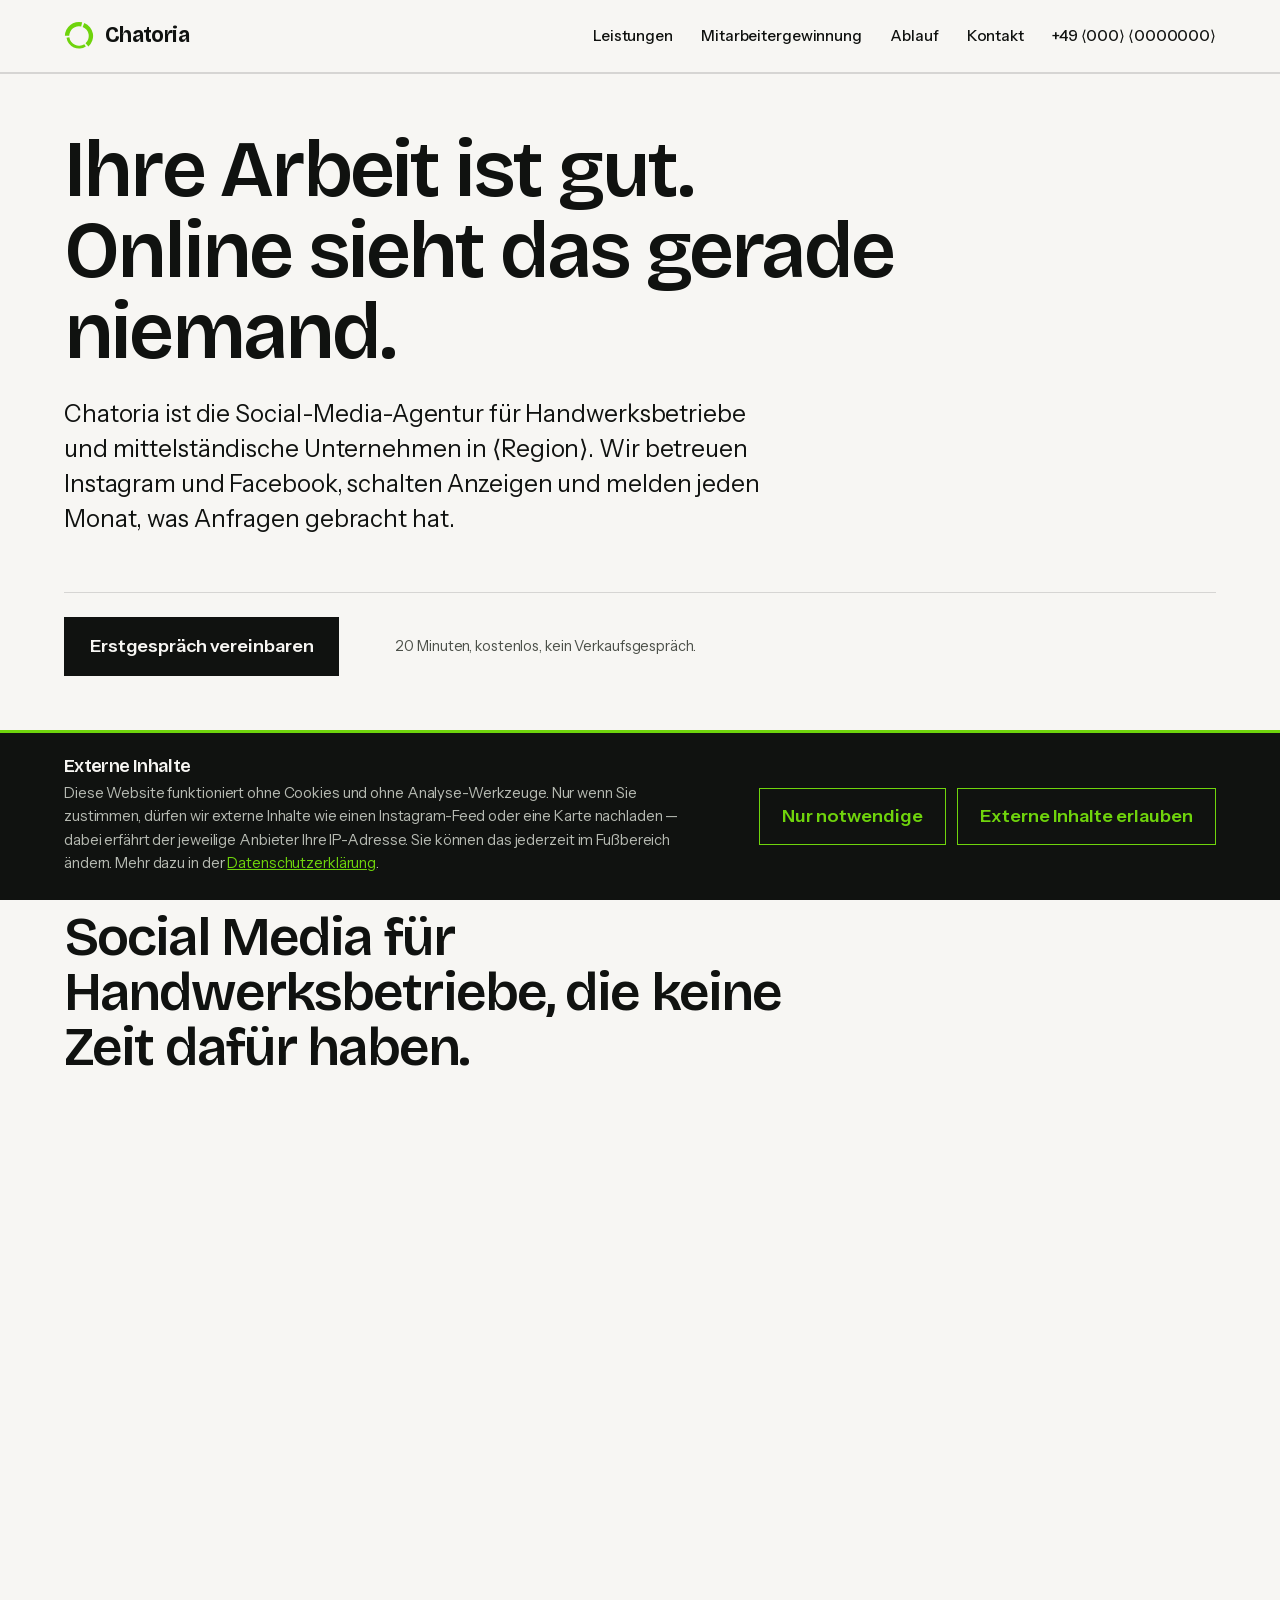
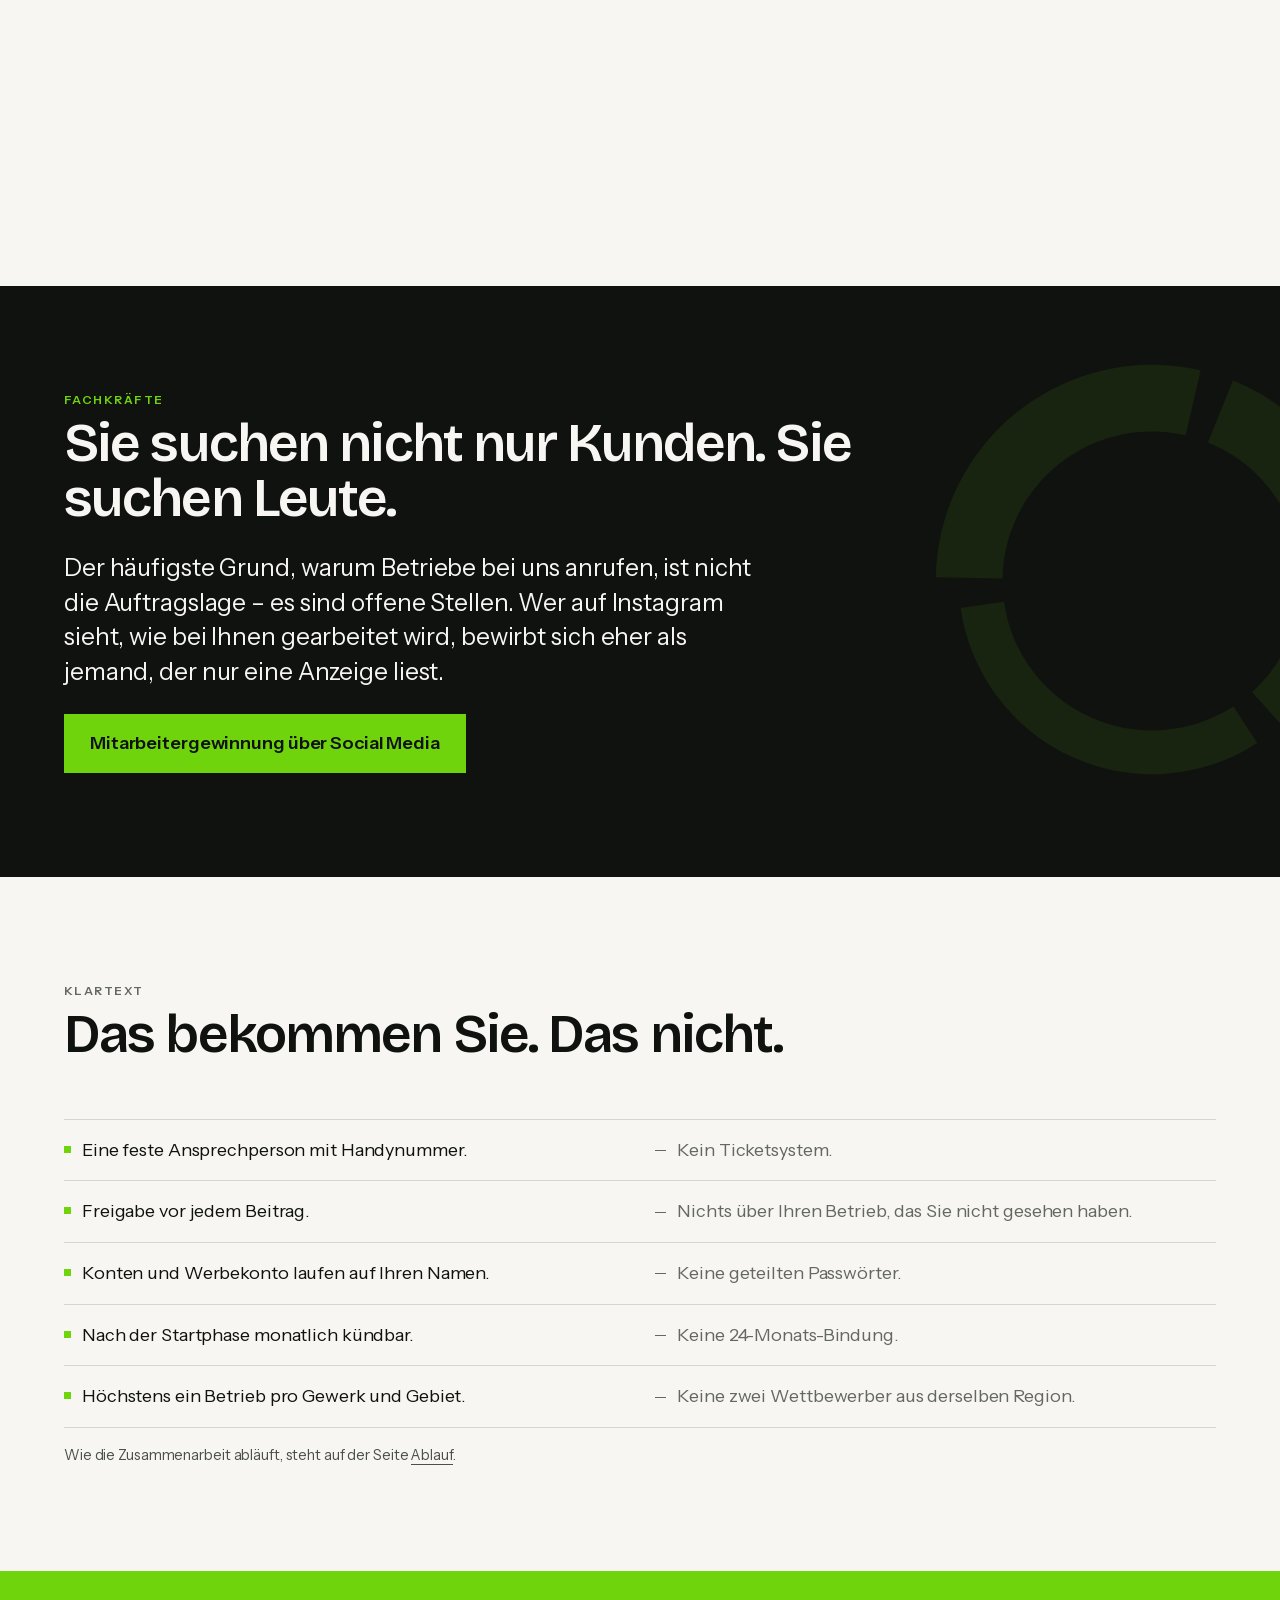
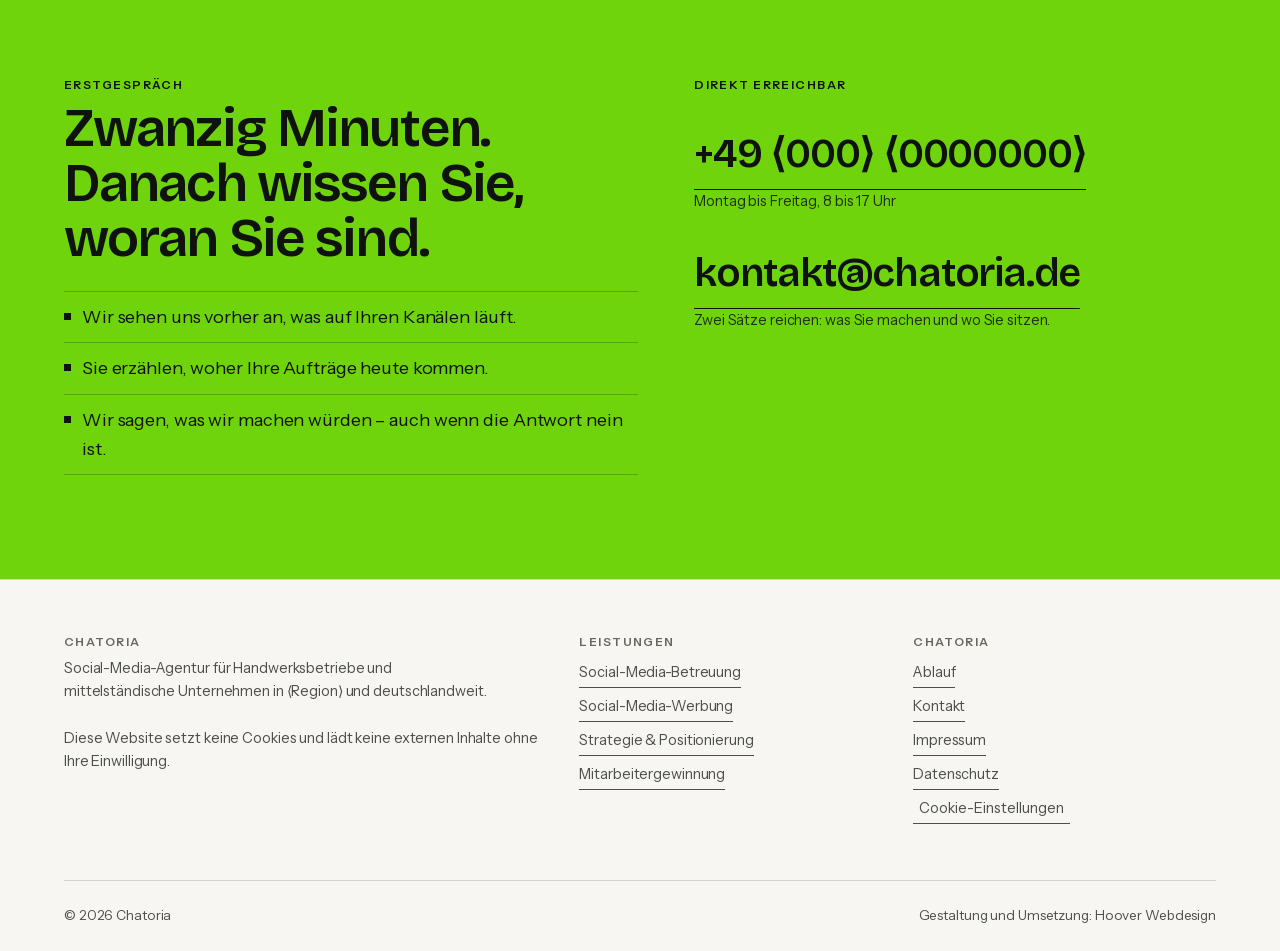
<file: index.html>
<!doctype html>
<html lang="de">
<head>
<meta charset="utf-8">
<meta name="viewport" content="width=device-width, initial-scale=1, viewport-fit=cover">
<meta http-equiv="Content-Security-Policy" content="default-src 'self'; script-src 'self'; style-src 'self'; img-src 'self' data:; font-src 'self'; connect-src 'none'; object-src 'none'; frame-src 'none'; base-uri 'self'; form-action 'self'">
<meta name="referrer" content="strict-origin-when-cross-origin">

<title>Social-Media-Agentur für Handwerk &amp; Mittelstand | Chatoria</title>
<meta name="description" content="Social-Media-Agentur für Handwerksbetriebe in ⟨Region⟩: Wir betreuen Instagram und Facebook, schalten Anzeigen und finden Mitarbeiter. Erstgespräch kostenlos.">
<link rel="canonical" href="https://www.chatoria.de/">
<meta name="robots" content="index, follow, max-image-preview:large">
<meta name="theme-color" content="#F7F6F3">

<meta property="og:type" content="website">
<meta property="og:locale" content="de_DE">
<meta property="og:site_name" content="Chatoria">
<meta property="og:title" content="Ihre Arbeit ist gut. Online sieht das gerade niemand.">
<meta property="og:description" content="Social-Media-Agentur für Handwerksbetriebe in ⟨Region⟩: Wir betreuen Instagram und Facebook, schalten Anzeigen und finden Mitarbeiter. Erstgespräch kostenlos.">
<meta property="og:url" content="https://www.chatoria.de/">
<meta property="og:image" content="https://www.chatoria.de/assets/img/og.png">
<meta name="twitter:card" content="summary_large_image">

<link rel="icon" href="data:image/svg+xml,%3Csvg xmlns='http://www.w3.org/2000/svg' viewBox='0 0 100 100'%3E%3Crect width='100' height='100' fill='%23101210'/%3E%3Cg fill='%236FD40C' transform='translate(50 50) scale(.82) translate(-50 -50)'%3E%3Cpath d='M67.61 6.42A47 47 0 0 1 81.45 84.93L71.75 74.15A32.5 32.5 0 0 0 62.17 19.87Z'/%3E%3Cpath d='M72.87 85.22A42 42 0 0 1 8.41 55.85L17.82 54.52A32.5 32.5 0 0 0 67.7 77.26Z'/%3E%3Cpath d='M3.01 49.18A47 47 0 0 1 60.57 4.2L57.31 18.33A32.5 32.5 0 0 0 17.5 49.43Z'/%3E%3C/g%3E%3C/svg%3E">
<link rel="preload" href="/assets/fonts/bricolage-latin.woff2" as="font" type="font/woff2" crossorigin>
<link rel="preload" href="/assets/fonts/instrument-latin.woff2" as="font" type="font/woff2" crossorigin>
<link rel="stylesheet" href="/assets/css/style.css?v=20260823">

<script type="application/ld+json">
{
  "@context": "https://schema.org",
  "@graph": [
    {
      "@type": "ProfessionalService",
      "@id": "https://www.chatoria.de/#org",
      "name": "Chatoria",
      "description": "Social-Media-Agentur für Handwerksbetriebe und mittelständische Unternehmen: Betreuung von Instagram- und Facebook-Kanälen, Werbeanzeigen und Mitarbeitergewinnung.",
      "url": "https://www.chatoria.de/",
      "email": "kontakt@chatoria.de",
      "telephone": "+49-000-0000000",
      "address": { "@type": "PostalAddress", "streetAddress": "⟨Straße⟩", "postalCode": "⟨PLZ⟩", "addressLocality": "⟨Ort⟩", "addressCountry": "DE" },
      "areaServed": { "@type": "Country", "name": "Deutschland" },
      "knowsAbout": ["Social Media für Handwerksbetriebe","Instagram für Handwerker","Facebook-Werbeanzeigen","Mitarbeitergewinnung über Social Media","Content-Planung","Social-Media-Strategie"]
    }
  ]
}
</script>
</head>
<body>
<a class="skip" href="#inhalt">Zum Inhalt springen</a>

<header class="kopf">
  <div class="breit kopf__innen">
    <a class="logo" href="/" aria-label="Chatoria, zur Startseite">
      <svg viewBox="0 0 100 100" aria-hidden="true">
        <path d="M67.61 6.42A47 47 0 0 1 81.45 84.93L71.75 74.15A32.5 32.5 0 0 0 62.17 19.87Z"/>
        <path d="M72.87 85.22A42 42 0 0 1 8.41 55.85L17.82 54.52A32.5 32.5 0 0 0 67.7 77.26Z"/>
        <path d="M3.01 49.18A47 47 0 0 1 60.57 4.2L57.31 18.33A32.5 32.5 0 0 0 17.5 49.43Z"/>
      </svg>
      <span>Chatoria</span>
    </a>
    <nav class="nav" aria-label="Hauptnavigation">
      <a href="/leistungen/">Leistungen</a>
      <a href="/mitarbeitergewinnung/">Mitarbeitergewinnung</a>
      <a href="/ablauf/">Ablauf</a>
      <a href="/kontakt/">Kontakt</a>
      <a class="nav__tel" href="tel:+490000000000">+49 ⟨000⟩ ⟨0000000⟩</a>
    </nav>
  </div>
</header>

<main id="inhalt">
  <section class="breit aufmacher">
    <h1>Ihre Arbeit ist gut. Online sieht das gerade niemand.</h1>
    <p class="gross">Chatoria ist die Social-Media-Agentur für Handwerksbetriebe und mittelständische Unternehmen in ⟨Region⟩. Wir betreuen Instagram und Facebook, schalten Anzeigen und melden jeden Monat, was Anfragen gebracht hat.</p>
    <div class="aufmacher__zeile">
      <a class="knopf" href="/kontakt/">Erstgespräch vereinbaren</a>
      <p class="klein">20 Minuten, kostenlos, kein Verkaufsgespräch.</p>
    </div>
  </section>

  <section class="breit block" aria-labelledby="l-titel">
    <div class="kopfgruppe kopfgruppe--mittel"><p class="marke">Was wir machen</p>
    <h2 id="l-titel">Social Media für Handwerksbetriebe, die keine Zeit dafür haben.</h2></div>

    <div class="leistung auf liste">
      <svg class="leistung__ring" viewBox="0 0 100 100" aria-hidden="true">
        <path class="seg seg--an" d="M67.61 6.42A47 47 0 0 1 81.45 84.93L71.75 74.15A32.5 32.5 0 0 0 62.17 19.87Z"/>
        <path class="seg" d="M72.87 85.22A42 42 0 0 1 8.41 55.85L17.82 54.52A32.5 32.5 0 0 0 67.7 77.26Z"/>
        <path class="seg" d="M3.01 49.18A47 47 0 0 1 60.57 4.2L57.31 18.33A32.5 32.5 0 0 0 17.5 49.43Z"/>
      </svg>
      <div>
        <h3><a class="link" href="/leistungen/social-media-betreuung/">Social-Media-Betreuung</a></h3>
        <p>Wir übernehmen Instagram und Facebook komplett – Planung, Produktion, Veröffentlichung. Sie liefern nur, was aus dem Betrieb kommen muss, und geben frei.</p>
      </div>
      <ul><li>Redaktionsplan</li><li>Produktion</li><li>Antworten</li><li>Monatsbericht</li></ul>
    </div>

    <div class="leistung auf">
      <svg class="leistung__ring" viewBox="0 0 100 100" aria-hidden="true">
        <path class="seg" d="M67.61 6.42A47 47 0 0 1 81.45 84.93L71.75 74.15A32.5 32.5 0 0 0 62.17 19.87Z"/>
        <path class="seg seg--an" d="M72.87 85.22A42 42 0 0 1 8.41 55.85L17.82 54.52A32.5 32.5 0 0 0 67.7 77.26Z"/>
        <path class="seg" d="M3.01 49.18A47 47 0 0 1 60.57 4.2L57.31 18.33A32.5 32.5 0 0 0 17.5 49.43Z"/>
      </svg>
      <div>
        <h3><a class="link" href="/leistungen/social-media-werbung/">Social-Media-Werbung</a></h3>
        <p>Anzeigen auf Instagram und Facebook in Ihrem Einzugsgebiet, ausgewertet nach Anfragen statt nach Likes.</p>
      </div>
      <ul><li>Zielgruppen</li><li>Motive</li><li>Budget</li><li>Auswertung</li></ul>
    </div>

    <div class="leistung auf">
      <svg class="leistung__ring" viewBox="0 0 100 100" aria-hidden="true">
        <path class="seg" d="M67.61 6.42A47 47 0 0 1 81.45 84.93L71.75 74.15A32.5 32.5 0 0 0 62.17 19.87Z"/>
        <path class="seg" d="M72.87 85.22A42 42 0 0 1 8.41 55.85L17.82 54.52A32.5 32.5 0 0 0 67.7 77.26Z"/>
        <path class="seg seg--an" d="M3.01 49.18A47 47 0 0 1 60.57 4.2L57.31 18.33A32.5 32.5 0 0 0 17.5 49.43Z"/>
      </svg>
      <div>
        <h3><a class="link" href="/leistungen/strategie/">Strategie &amp; Positionierung</a></h3>
        <p>Wofür Ihr Betrieb online stehen soll und welcher Kanal sich lohnt. Manchmal ist die Antwort: einer weniger.</p>
      </div>
      <ul><li>Positionierung</li><li>Wettbewerb</li><li>Quartalsziele</li></ul>
    </div>
  </section>

  <section class="dunkel block" aria-labelledby="m-titel">
    <svg class="dunkel__ring" viewBox="0 0 100 100" aria-hidden="true">
      <path  d="M67.61 6.42A47 47 0 0 1 81.45 84.93L71.75 74.15A32.5 32.5 0 0 0 62.17 19.87Z"/>
        <path  d="M72.87 85.22A42 42 0 0 1 8.41 55.85L17.82 54.52A32.5 32.5 0 0 0 67.7 77.26Z"/>
        <path  d="M3.01 49.18A47 47 0 0 1 60.57 4.2L57.31 18.33A32.5 32.5 0 0 0 17.5 49.43Z"/>
    </svg>
    <div class="breit gestapelt">
      <div class="kopfgruppe kopfgruppe--weit"><p class="marke">Fachkräfte</p>
      <h2 id="m-titel">Sie suchen nicht nur Kunden. Sie suchen Leute.</h2></div>
      <p class="gross liste--nah">Der häufigste Grund, warum Betriebe bei uns anrufen, ist nicht die Auftragslage – es sind offene Stellen. Wer auf Instagram sieht, wie bei Ihnen gearbeitet wird, bewirbt sich eher als jemand, der nur eine Anzeige liest.</p>
      <p class="liste--nah"><a class="knopf" href="/mitarbeitergewinnung/">Mitarbeitergewinnung über Social Media</a></p>
    </div>
  </section>

  <section class="breit block" aria-labelledby="k-titel">
    <div class="kopfgruppe kopfgruppe--mittel"><p class="marke">Klartext</p>
    <h2 id="k-titel">Das bekommen Sie. Das nicht.</h2></div>
    <div class="liste">
      <div class="paar"><p class="paar__ja">Eine feste Ansprechperson mit Handynummer.</p><p class="paar__nein">Kein Ticketsystem.</p></div>
      <div class="paar"><p class="paar__ja">Freigabe vor jedem Beitrag.</p><p class="paar__nein">Nichts über Ihren Betrieb, das Sie nicht gesehen haben.</p></div>
      <div class="paar"><p class="paar__ja">Konten und Werbekonto laufen auf Ihren Namen.</p><p class="paar__nein">Keine geteilten Passwörter.</p></div>
      <div class="paar"><p class="paar__ja">Nach der Startphase monatlich kündbar.</p><p class="paar__nein">Keine 24-Monats-Bindung.</p></div>
      <div class="paar"><p class="paar__ja">Höchstens ein Betrieb pro Gewerk und Gebiet.</p><p class="paar__nein">Keine zwei Wettbewerber aus derselben Region.</p></div>
    </div>
    <p class="klein hinweis hinweis--breit">Wie die Zusammenarbeit abläuft, steht auf der Seite <a class="link" href="/ablauf/">Ablauf</a>.</p>
  </section>

  <section class="kontakt block">
    <div class="breit kontakt__innen">
      <div>
        <div class="kopfgruppe kopfgruppe--eng"><p class="marke erbt">Erstgespräch</p>
        <h2>Zwanzig Minuten. Danach wissen Sie, woran Sie sind.</h2></div>
        <div class="liste--nah">
          <p class="kontakt__punkt">Wir sehen uns vorher an, was auf Ihren Kanälen läuft.</p>
          <p class="kontakt__punkt">Sie erzählen, woher Ihre Aufträge heute kommen.</p>
          <p class="kontakt__punkt">Wir sagen, was wir machen würden – auch wenn die Antwort nein ist.</p>
        </div>
      </div>
      <div class="kontakt__wege">
        <p class="marke erbt">Direkt erreichbar</p>
        <p class="abstand-oben"><a class="link tel" href="tel:+490000000000">+49 ⟨000⟩ ⟨0000000⟩</a></p>
        <p class="klein">Montag bis Freitag, 8 bis 17 Uhr</p>
        <p class="liste--nah"><a class="link tel" href="mailto:kontakt@chatoria.de">kontakt@chatoria.de</a></p>
        <p class="klein">Zwei Sätze reichen: was Sie machen und wo Sie sitzen.</p>
      </div>
    </div>
  </section>

</main>

<footer class="fuss breit">
  <div class="fuss__reihe">
    <div>
      <h2>Chatoria</h2>
      <p class="klein fuss-text">Social-Media-Agentur für Handwerksbetriebe und mittelständische Unternehmen in ⟨Region⟩ und deutschlandweit.</p>
      <p class="klein abstand-oben">Diese Website setzt keine Cookies und lädt keine externen Inhalte ohne Ihre Einwilligung.</p>
    </div>
    <div>
      <h2>Leistungen</h2>
      <ul class="klein">
        <li><a class="link" href="/leistungen/social-media-betreuung/">Social-Media-Betreuung</a></li>
        <li><a class="link" href="/leistungen/social-media-werbung/">Social-Media-Werbung</a></li>
        <li><a class="link" href="/leistungen/strategie/">Strategie &amp; Positionierung</a></li>
        <li><a class="link" href="/mitarbeitergewinnung/">Mitarbeitergewinnung</a></li>
      </ul>
    </div>
    <div>
      <h2>Chatoria</h2>
      <ul class="klein">
        <li><a class="link" href="/ablauf/">Ablauf</a></li>
        <li><a class="link" href="/kontakt/">Kontakt</a></li>
        <li><a class="link" href="/impressum/">Impressum</a></li>
        <li><a class="link" href="/datenschutz/">Datenschutz</a></li>
        <li><button type="button" class="link" id="consent-neu">Cookie-Einstellungen</button></li>
      </ul>
    </div>
  </div>
  <div class="fuss__unten">
    <span>© 2026 Chatoria</span>
    <span>Gestaltung und Umsetzung: Hoover Webdesign</span>
  </div>
</footer>

<nav class="rufleiste" aria-label="Direktkontakt">
  <a href="tel:+490000000000">Anrufen</a>
  <a href="mailto:kontakt@chatoria.de">E-Mail</a>
</nav>

<aside class="consent" id="consent" role="dialog" aria-modal="false" aria-labelledby="consent-titel" data-offen="false" hidden>
  <div class="breit consent__innen">
    <div>
      <h2 id="consent-titel">Externe Inhalte</h2>
      <p>Diese Website funktioniert ohne Cookies und ohne Analyse-Werkzeuge. Nur wenn Sie zustimmen, dürfen wir externe Inhalte wie einen Instagram-Feed oder eine Karte nachladen — dabei erfährt der jeweilige Anbieter Ihre IP-Adresse. Sie können das jederzeit im Fußbereich ändern. Mehr dazu in der <a href="/datenschutz/">Datenschutzerklärung</a>.</p>
    </div>
    <div class="consent__knoepfe">
      <button type="button" class="consent__nein" id="consent-nein">Nur notwendige</button>
      <button type="button" class="consent__ja" id="consent-ja">Externe Inhalte erlauben</button>
    </div>
  </div>
</aside>

<script src="/assets/js/app.js?v=20260823"></script>
</body>
</html>
</file>
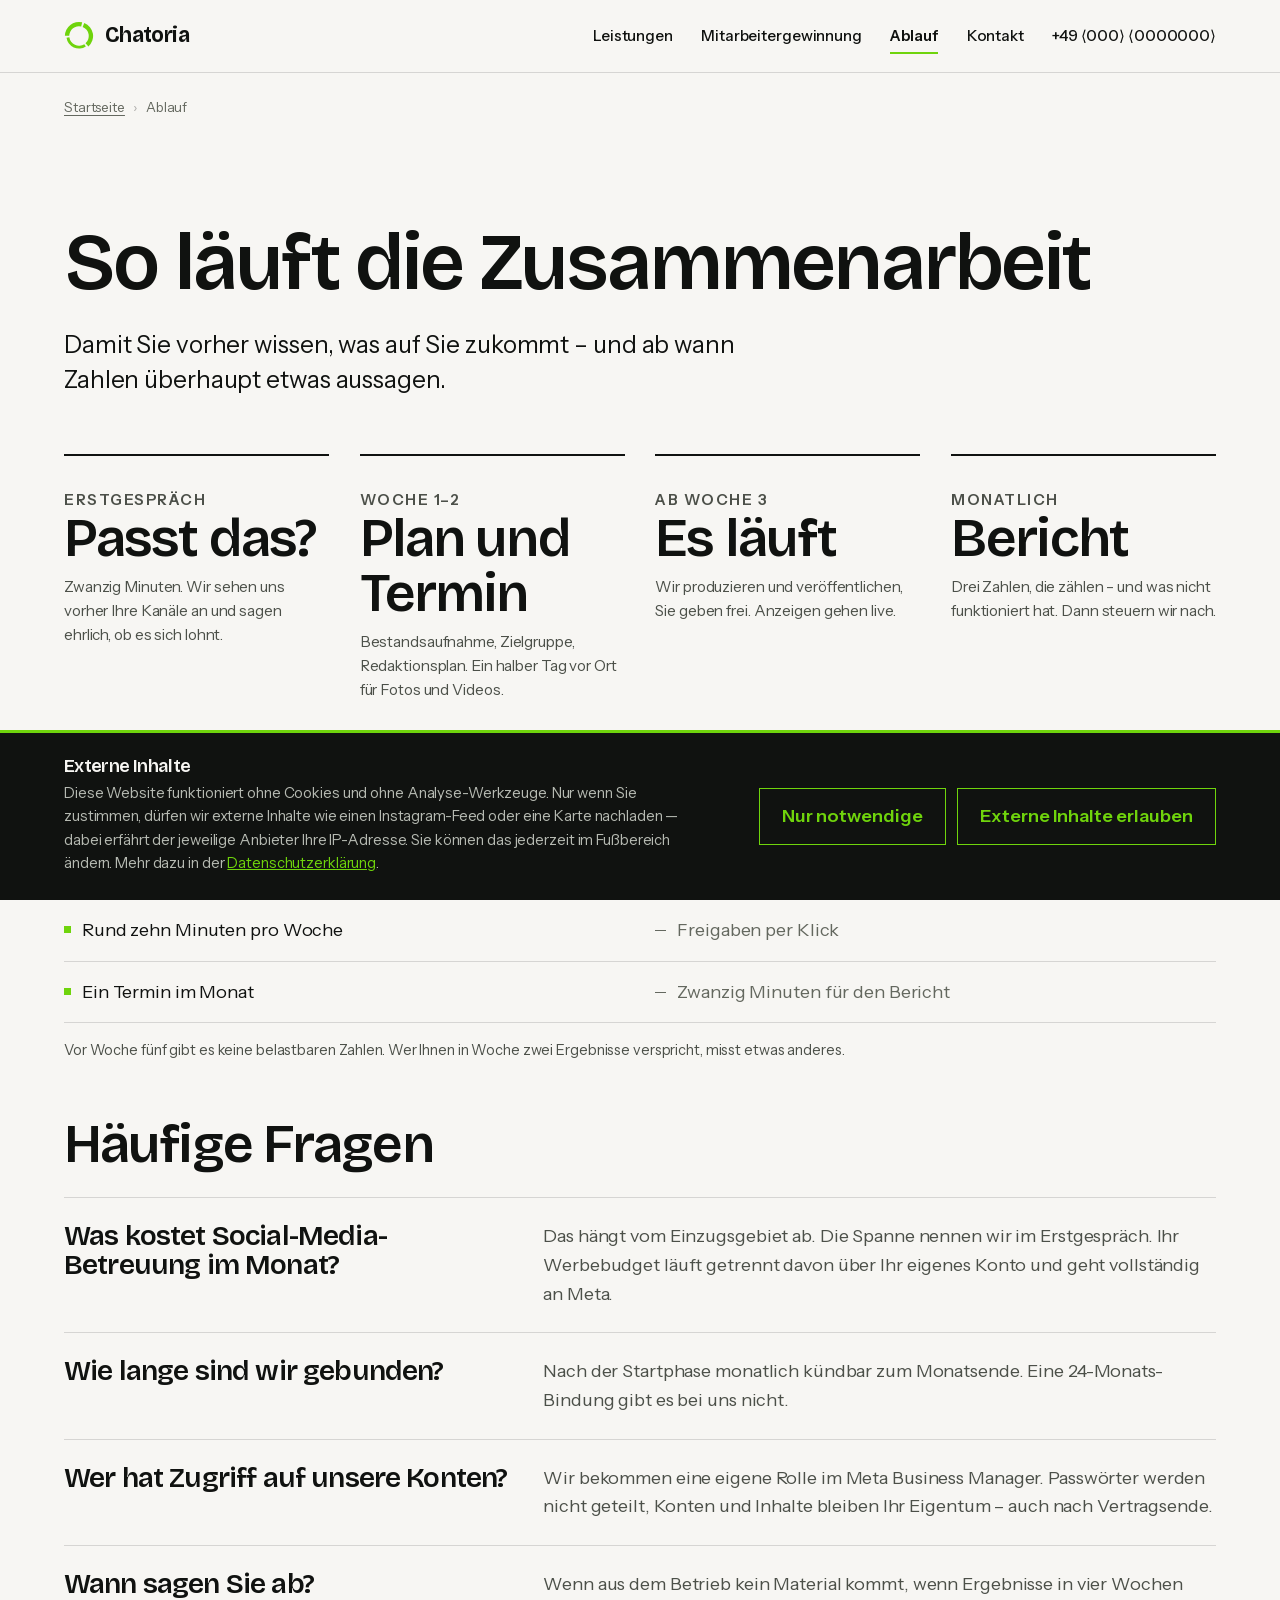
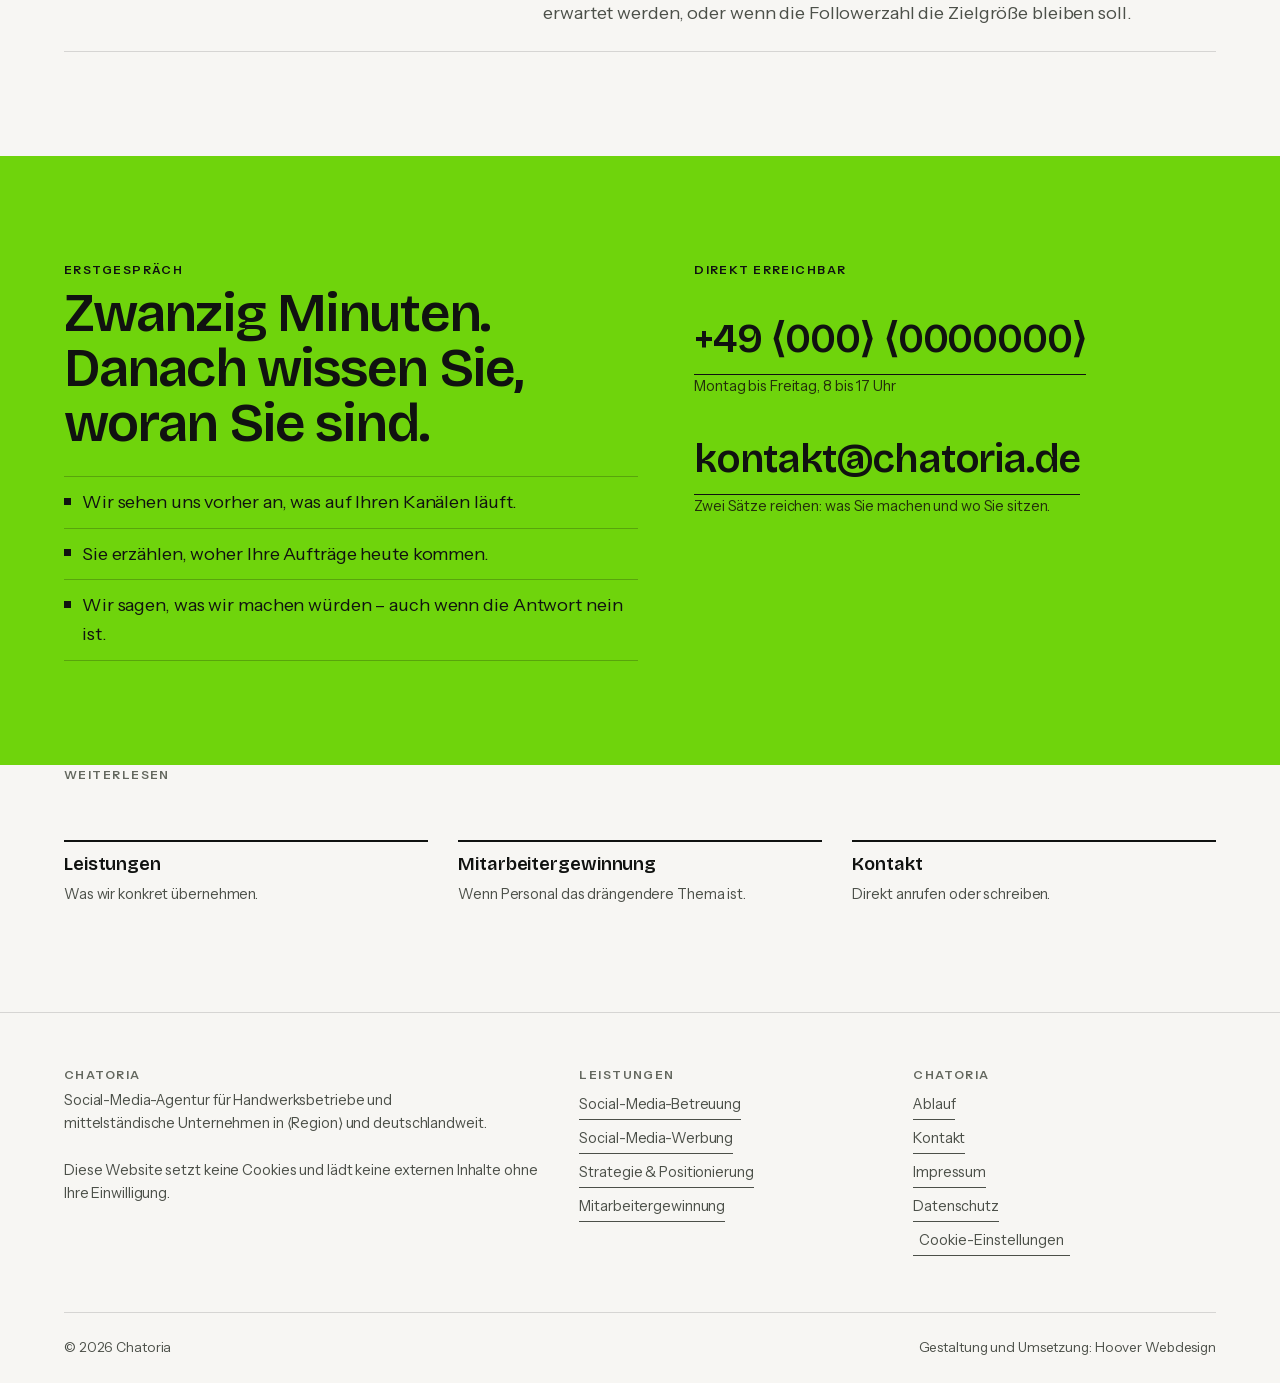
<file: ablauf/index.html>
<!doctype html>
<html lang="de">
<head>
<meta charset="utf-8">
<meta name="viewport" content="width=device-width, initial-scale=1, viewport-fit=cover">
<meta http-equiv="Content-Security-Policy" content="default-src 'self'; script-src 'self'; style-src 'self'; img-src 'self' data:; font-src 'self'; connect-src 'none'; object-src 'none'; frame-src 'none'; base-uri 'self'; form-action 'self'">
<meta name="referrer" content="strict-origin-when-cross-origin">

<title>Ablauf &amp; Kosten der Social-Media-Betreuung | Chatoria</title>
<meta name="description" content="Was Social-Media-Betreuung kostet und wie die Zusammenarbeit abläuft: Erstgespräch, Plan, Umsetzung, Monatsbericht. Ihr Aufwand: rund eine Stunde im Monat.">
<link rel="canonical" href="https://www.chatoria.de/ablauf/">
<meta name="robots" content="index, follow, max-image-preview:large">
<meta name="theme-color" content="#F7F6F3">

<meta property="og:type" content="website">
<meta property="og:locale" content="de_DE">
<meta property="og:site_name" content="Chatoria">
<meta property="og:title" content="So läuft die Zusammenarbeit">
<meta property="og:description" content="Was Social-Media-Betreuung kostet und wie die Zusammenarbeit abläuft: Erstgespräch, Plan, Umsetzung, Monatsbericht. Ihr Aufwand: rund eine Stunde im Monat.">
<meta property="og:url" content="https://www.chatoria.de/ablauf/">
<meta property="og:image" content="https://www.chatoria.de/assets/img/og.png">
<meta name="twitter:card" content="summary_large_image">

<link rel="icon" href="data:image/svg+xml,%3Csvg xmlns='http://www.w3.org/2000/svg' viewBox='0 0 100 100'%3E%3Crect width='100' height='100' fill='%23101210'/%3E%3Cg fill='%236FD40C' transform='translate(50 50) scale(.82) translate(-50 -50)'%3E%3Cpath d='M67.61 6.42A47 47 0 0 1 81.45 84.93L71.75 74.15A32.5 32.5 0 0 0 62.17 19.87Z'/%3E%3Cpath d='M72.87 85.22A42 42 0 0 1 8.41 55.85L17.82 54.52A32.5 32.5 0 0 0 67.7 77.26Z'/%3E%3Cpath d='M3.01 49.18A47 47 0 0 1 60.57 4.2L57.31 18.33A32.5 32.5 0 0 0 17.5 49.43Z'/%3E%3C/g%3E%3C/svg%3E">
<link rel="preload" href="/assets/fonts/bricolage-latin.woff2" as="font" type="font/woff2" crossorigin>
<link rel="preload" href="/assets/fonts/instrument-latin.woff2" as="font" type="font/woff2" crossorigin>
<link rel="stylesheet" href="/assets/css/style.css?v=20260823">

<script type="application/ld+json">
{
  "@context": "https://schema.org",
  "@graph": [
    {
      "@type": "ProfessionalService",
      "@id": "https://www.chatoria.de/#org",
      "name": "Chatoria",
      "description": "Social-Media-Agentur für Handwerksbetriebe und mittelständische Unternehmen: Betreuung von Instagram- und Facebook-Kanälen, Werbeanzeigen und Mitarbeitergewinnung.",
      "url": "https://www.chatoria.de/",
      "email": "kontakt@chatoria.de",
      "telephone": "+49-000-0000000",
      "address": { "@type": "PostalAddress", "streetAddress": "⟨Straße⟩", "postalCode": "⟨PLZ⟩", "addressLocality": "⟨Ort⟩", "addressCountry": "DE" },
      "areaServed": { "@type": "Country", "name": "Deutschland" },
      "knowsAbout": ["Social Media für Handwerksbetriebe","Instagram für Handwerker","Facebook-Werbeanzeigen","Mitarbeitergewinnung über Social Media","Content-Planung","Social-Media-Strategie"]
    },
    {
      "@type": "BreadcrumbList",
      "itemListElement": [
      {"@type":"ListItem","position":1,"name":"Startseite","item":"https://www.chatoria.de/"},
      {"@type":"ListItem","position":2,"name":"Ablauf","item":"https://www.chatoria.de/ablauf/"}
      ]
    }
  ]
}
</script>
</head>
<body>
<a class="skip" href="#inhalt">Zum Inhalt springen</a>

<header class="kopf">
  <div class="breit kopf__innen">
    <a class="logo" href="/" aria-label="Chatoria, zur Startseite">
      <svg viewBox="0 0 100 100" aria-hidden="true">
        <path d="M67.61 6.42A47 47 0 0 1 81.45 84.93L71.75 74.15A32.5 32.5 0 0 0 62.17 19.87Z"/>
        <path d="M72.87 85.22A42 42 0 0 1 8.41 55.85L17.82 54.52A32.5 32.5 0 0 0 67.7 77.26Z"/>
        <path d="M3.01 49.18A47 47 0 0 1 60.57 4.2L57.31 18.33A32.5 32.5 0 0 0 17.5 49.43Z"/>
      </svg>
      <span>Chatoria</span>
    </a>
    <nav class="nav" aria-label="Hauptnavigation">
      <a href="/leistungen/">Leistungen</a>
      <a href="/mitarbeitergewinnung/">Mitarbeitergewinnung</a>
      <a href="/ablauf/" aria-current="page">Ablauf</a>
      <a href="/kontakt/">Kontakt</a>
      <a class="nav__tel" href="tel:+490000000000">+49 ⟨000⟩ ⟨0000000⟩</a>
    </nav>
  </div>
</header>

<nav class="breit krumen" aria-label="Brotkrumennavigation">
  <ol>
    <li><a href="/">Startseite</a></li>
    <li><span aria-current="page">Ablauf</span></li>
  </ol>
</nav>

<main id="inhalt" class="breit block">
  <h1>So läuft die Zusammenarbeit</h1>
  <p class="gross liste--nah">Damit Sie vorher wissen, was auf Sie zukommt – und ab wann Zahlen überhaupt etwas aussagen.</p>

  <div class="ablauf liste">
    <div class="schritt">
      <p class="schritt__zeit">Erstgespräch</p>
      <h2>Passt das?</h2>
      <p>Zwanzig Minuten. Wir sehen uns vorher Ihre Kanäle an und sagen ehrlich, ob es sich lohnt.</p>
    </div>
    <div class="schritt">
      <p class="schritt__zeit">Woche 1–2</p>
      <h2>Plan und Termin</h2>
      <p>Bestandsaufnahme, Zielgruppe, Redaktionsplan. Ein halber Tag vor Ort für Fotos und Videos.</p>
    </div>
    <div class="schritt">
      <p class="schritt__zeit">Ab Woche 3</p>
      <h2>Es läuft</h2>
      <p>Wir produzieren und veröffentlichen, Sie geben frei. Anzeigen gehen live.</p>
    </div>
    <div class="schritt">
      <p class="schritt__zeit">Monatlich</p>
      <h2>Bericht</h2>
      <p>Drei Zahlen, die zählen – und was nicht funktioniert hat. Dann steuern wir nach.</p>
    </div>
  </div>

  <section class="liste">
    <h2>Was bei Ihnen an Zeit hängen bleibt</h2>
    <div class="liste--nah">
      <div class="paar"><p class="paar__ja">Einmalig ein halber Tag</p><p class="paar__nein">Der Termin vor Ort für Fotos und Videos</p></div>
      <div class="paar"><p class="paar__ja">Rund zehn Minuten pro Woche</p><p class="paar__nein">Freigaben per Klick</p></div>
      <div class="paar"><p class="paar__ja">Ein Termin im Monat</p><p class="paar__nein">Zwanzig Minuten für den Bericht</p></div>
    </div>
    <p class="klein hinweis">Vor Woche fünf gibt es keine belastbaren Zahlen. Wer Ihnen in Woche zwei Ergebnisse verspricht, misst etwas anderes.</p>
  </section>

  <section class="liste">
    <h2>Häufige Fragen</h2>
    <div class="liste--nah">
      <div class="frage"><h3>Was kostet Social-Media-Betreuung im Monat?</h3><p>Das hängt vom Einzugsgebiet ab. Die Spanne nennen wir im Erstgespräch. Ihr Werbebudget läuft getrennt davon über Ihr eigenes Konto und geht vollständig an Meta.</p></div>
      <div class="frage"><h3>Wie lange sind wir gebunden?</h3><p>Nach der Startphase monatlich kündbar zum Monatsende. Eine 24-Monats-Bindung gibt es bei uns nicht.</p></div>
      <div class="frage"><h3>Wer hat Zugriff auf unsere Konten?</h3><p>Wir bekommen eine eigene Rolle im Meta Business Manager. Passwörter werden nicht geteilt, Konten und Inhalte bleiben Ihr Eigentum – auch nach Vertragsende.</p></div>
      <div class="frage"><h3>Wann sagen Sie ab?</h3><p>Wenn aus dem Betrieb kein Material kommt, wenn Ergebnisse in vier Wochen erwartet werden, oder wenn die Followerzahl die Zielgröße bleiben soll.</p></div>
    </div>
  </section>
</main>

  <section class="kontakt block">
    <div class="breit kontakt__innen">
      <div>
        <div class="kopfgruppe kopfgruppe--eng"><p class="marke erbt">Erstgespräch</p>
        <h2>Zwanzig Minuten. Danach wissen Sie, woran Sie sind.</h2></div>
        <div class="liste--nah">
          <p class="kontakt__punkt">Wir sehen uns vorher an, was auf Ihren Kanälen läuft.</p>
          <p class="kontakt__punkt">Sie erzählen, woher Ihre Aufträge heute kommen.</p>
          <p class="kontakt__punkt">Wir sagen, was wir machen würden – auch wenn die Antwort nein ist.</p>
        </div>
      </div>
      <div class="kontakt__wege">
        <p class="marke erbt">Direkt erreichbar</p>
        <p class="abstand-oben"><a class="link tel" href="tel:+490000000000">+49 ⟨000⟩ ⟨0000000⟩</a></p>
        <p class="klein">Montag bis Freitag, 8 bis 17 Uhr</p>
        <p class="liste--nah"><a class="link tel" href="mailto:kontakt@chatoria.de">kontakt@chatoria.de</a></p>
        <p class="klein">Zwei Sätze reichen: was Sie machen und wo Sie sitzen.</p>
      </div>
    </div>
  </section>

  <section class="breit block ohne-oben">
    <p class="marke">Weiterlesen</p>
    <div class="weiter">
      <a href="/leistungen/"><strong>Leistungen</strong><span>Was wir konkret übernehmen.</span></a>
      <a href="/mitarbeitergewinnung/"><strong>Mitarbeitergewinnung</strong><span>Wenn Personal das drängendere Thema ist.</span></a>
      <a href="/kontakt/"><strong>Kontakt</strong><span>Direkt anrufen oder schreiben.</span></a>
    </div>
  </section>

<footer class="fuss breit">
  <div class="fuss__reihe">
    <div>
      <h2>Chatoria</h2>
      <p class="klein fuss-text">Social-Media-Agentur für Handwerksbetriebe und mittelständische Unternehmen in ⟨Region⟩ und deutschlandweit.</p>
      <p class="klein abstand-oben">Diese Website setzt keine Cookies und lädt keine externen Inhalte ohne Ihre Einwilligung.</p>
    </div>
    <div>
      <h2>Leistungen</h2>
      <ul class="klein">
        <li><a class="link" href="/leistungen/social-media-betreuung/">Social-Media-Betreuung</a></li>
        <li><a class="link" href="/leistungen/social-media-werbung/">Social-Media-Werbung</a></li>
        <li><a class="link" href="/leistungen/strategie/">Strategie &amp; Positionierung</a></li>
        <li><a class="link" href="/mitarbeitergewinnung/">Mitarbeitergewinnung</a></li>
      </ul>
    </div>
    <div>
      <h2>Chatoria</h2>
      <ul class="klein">
        <li><a class="link" href="/ablauf/">Ablauf</a></li>
        <li><a class="link" href="/kontakt/">Kontakt</a></li>
        <li><a class="link" href="/impressum/">Impressum</a></li>
        <li><a class="link" href="/datenschutz/">Datenschutz</a></li>
        <li><button type="button" class="link" id="consent-neu">Cookie-Einstellungen</button></li>
      </ul>
    </div>
  </div>
  <div class="fuss__unten">
    <span>© 2026 Chatoria</span>
    <span>Gestaltung und Umsetzung: Hoover Webdesign</span>
  </div>
</footer>

<nav class="rufleiste" aria-label="Direktkontakt">
  <a href="tel:+490000000000">Anrufen</a>
  <a href="mailto:kontakt@chatoria.de">E-Mail</a>
</nav>

<aside class="consent" id="consent" role="dialog" aria-modal="false" aria-labelledby="consent-titel" data-offen="false" hidden>
  <div class="breit consent__innen">
    <div>
      <h2 id="consent-titel">Externe Inhalte</h2>
      <p>Diese Website funktioniert ohne Cookies und ohne Analyse-Werkzeuge. Nur wenn Sie zustimmen, dürfen wir externe Inhalte wie einen Instagram-Feed oder eine Karte nachladen — dabei erfährt der jeweilige Anbieter Ihre IP-Adresse. Sie können das jederzeit im Fußbereich ändern. Mehr dazu in der <a href="/datenschutz/">Datenschutzerklärung</a>.</p>
    </div>
    <div class="consent__knoepfe">
      <button type="button" class="consent__nein" id="consent-nein">Nur notwendige</button>
      <button type="button" class="consent__ja" id="consent-ja">Externe Inhalte erlauben</button>
    </div>
  </div>
</aside>

<script src="/assets/js/app.js?v=20260823"></script>
</body>
</html>
</file>
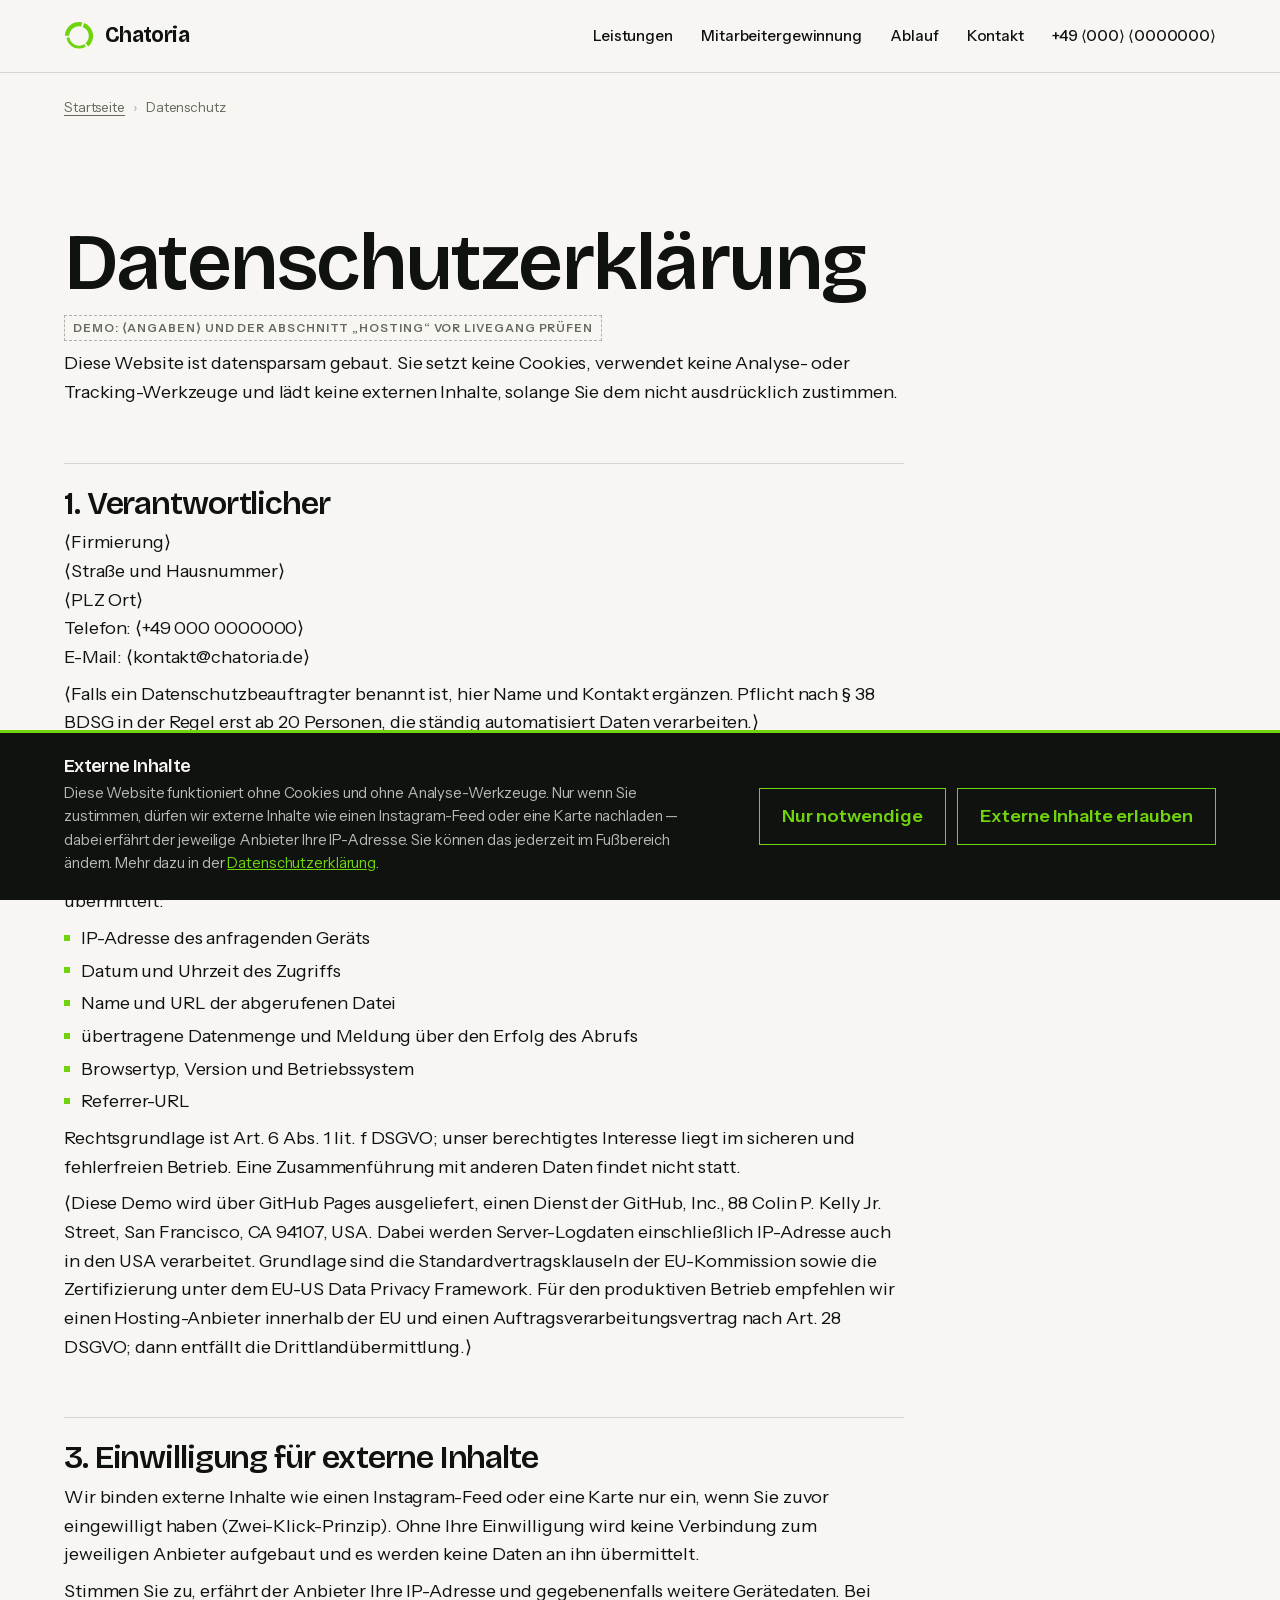
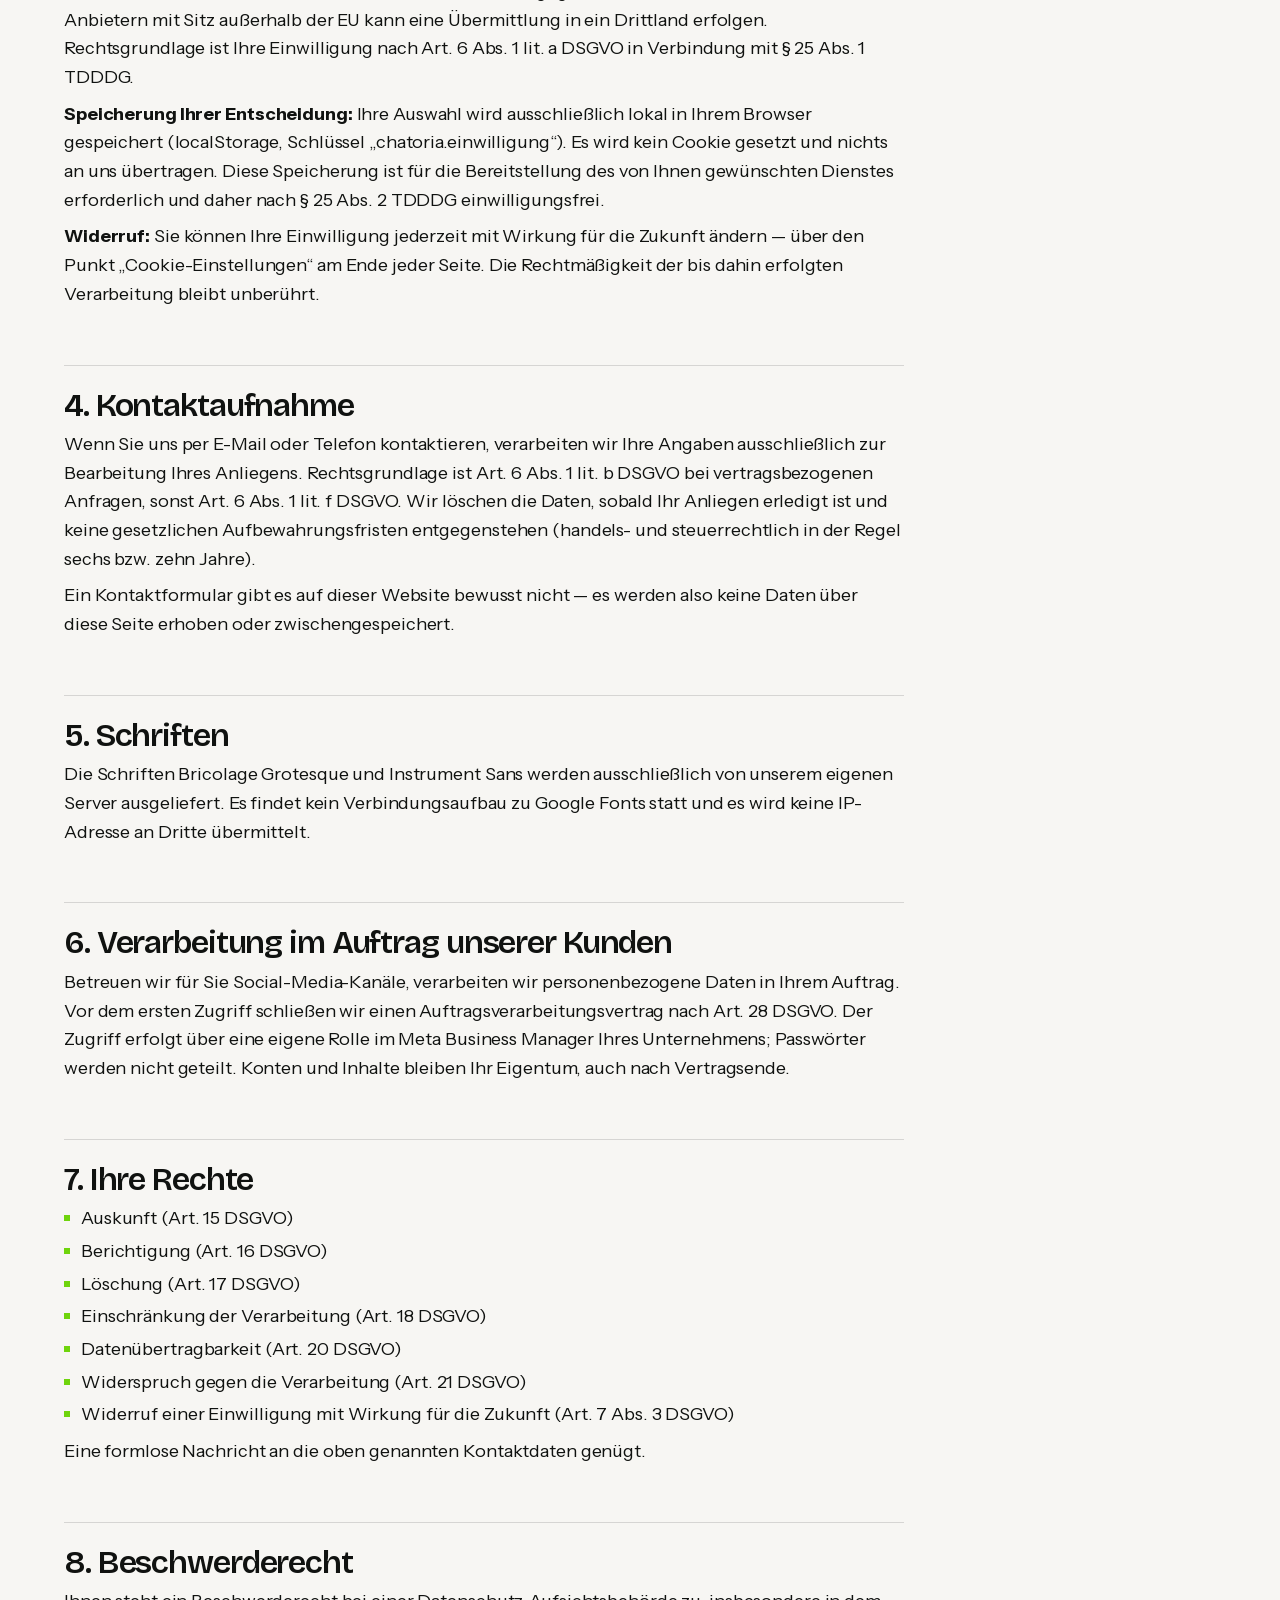
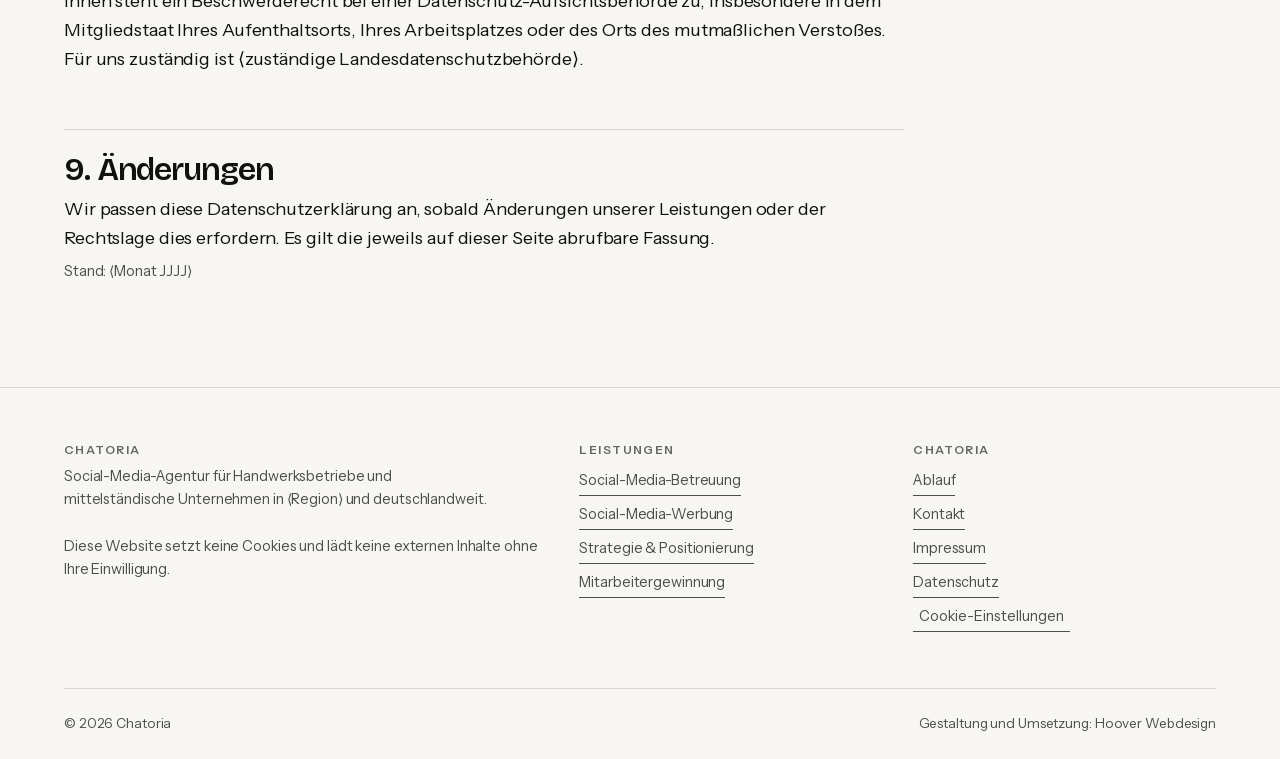
<file: datenschutz/index.html>
<!doctype html>
<html lang="de">
<head>
<meta charset="utf-8">
<meta name="viewport" content="width=device-width, initial-scale=1, viewport-fit=cover">
<meta http-equiv="Content-Security-Policy" content="default-src 'self'; script-src 'self'; style-src 'self'; img-src 'self' data:; font-src 'self'; connect-src 'none'; object-src 'none'; frame-src 'none'; base-uri 'self'; form-action 'self'">
<meta name="referrer" content="strict-origin-when-cross-origin">

<title>Datenschutzerklärung | Chatoria</title>
<meta name="description" content="Datenschutzerklärung von Chatoria: welche Daten beim Besuch dieser Website verarbeitet werden und welche Rechte Sie haben.">
<link rel="canonical" href="https://www.chatoria.de/datenschutz/">
<meta name="robots" content="noindex, follow">
<meta name="theme-color" content="#F7F6F3">

<meta property="og:type" content="website">
<meta property="og:locale" content="de_DE">
<meta property="og:site_name" content="Chatoria">
<meta property="og:title" content="Datenschutzerklärung">
<meta property="og:description" content="Datenschutzerklärung von Chatoria: welche Daten beim Besuch dieser Website verarbeitet werden und welche Rechte Sie haben.">
<meta property="og:url" content="https://www.chatoria.de/datenschutz/">
<meta property="og:image" content="https://www.chatoria.de/assets/img/og.png">
<meta name="twitter:card" content="summary_large_image">

<link rel="icon" href="data:image/svg+xml,%3Csvg xmlns='http://www.w3.org/2000/svg' viewBox='0 0 100 100'%3E%3Crect width='100' height='100' fill='%23101210'/%3E%3Cg fill='%236FD40C' transform='translate(50 50) scale(.82) translate(-50 -50)'%3E%3Cpath d='M67.61 6.42A47 47 0 0 1 81.45 84.93L71.75 74.15A32.5 32.5 0 0 0 62.17 19.87Z'/%3E%3Cpath d='M72.87 85.22A42 42 0 0 1 8.41 55.85L17.82 54.52A32.5 32.5 0 0 0 67.7 77.26Z'/%3E%3Cpath d='M3.01 49.18A47 47 0 0 1 60.57 4.2L57.31 18.33A32.5 32.5 0 0 0 17.5 49.43Z'/%3E%3C/g%3E%3C/svg%3E">
<link rel="preload" href="/assets/fonts/bricolage-latin.woff2" as="font" type="font/woff2" crossorigin>
<link rel="preload" href="/assets/fonts/instrument-latin.woff2" as="font" type="font/woff2" crossorigin>
<link rel="stylesheet" href="/assets/css/style.css?v=20260823">

<script type="application/ld+json">
{
  "@context": "https://schema.org",
  "@graph": [
    {
      "@type": "ProfessionalService",
      "@id": "https://www.chatoria.de/#org",
      "name": "Chatoria",
      "description": "Social-Media-Agentur für Handwerksbetriebe und mittelständische Unternehmen: Betreuung von Instagram- und Facebook-Kanälen, Werbeanzeigen und Mitarbeitergewinnung.",
      "url": "https://www.chatoria.de/",
      "email": "kontakt@chatoria.de",
      "telephone": "+49-000-0000000",
      "address": { "@type": "PostalAddress", "streetAddress": "⟨Straße⟩", "postalCode": "⟨PLZ⟩", "addressLocality": "⟨Ort⟩", "addressCountry": "DE" },
      "areaServed": { "@type": "Country", "name": "Deutschland" },
      "knowsAbout": ["Social Media für Handwerksbetriebe","Instagram für Handwerker","Facebook-Werbeanzeigen","Mitarbeitergewinnung über Social Media","Content-Planung","Social-Media-Strategie"]
    },
    {
      "@type": "BreadcrumbList",
      "itemListElement": [
      {"@type":"ListItem","position":1,"name":"Startseite","item":"https://www.chatoria.de/"},
      {"@type":"ListItem","position":2,"name":"Datenschutz","item":"https://www.chatoria.de/datenschutz/"}
      ]
    }
  ]
}
</script>
</head>
<body>
<a class="skip" href="#inhalt">Zum Inhalt springen</a>

<header class="kopf">
  <div class="breit kopf__innen">
    <a class="logo" href="/" aria-label="Chatoria, zur Startseite">
      <svg viewBox="0 0 100 100" aria-hidden="true">
        <path d="M67.61 6.42A47 47 0 0 1 81.45 84.93L71.75 74.15A32.5 32.5 0 0 0 62.17 19.87Z"/>
        <path d="M72.87 85.22A42 42 0 0 1 8.41 55.85L17.82 54.52A32.5 32.5 0 0 0 67.7 77.26Z"/>
        <path d="M3.01 49.18A47 47 0 0 1 60.57 4.2L57.31 18.33A32.5 32.5 0 0 0 17.5 49.43Z"/>
      </svg>
      <span>Chatoria</span>
    </a>
    <nav class="nav" aria-label="Hauptnavigation">
      <a href="/leistungen/">Leistungen</a>
      <a href="/mitarbeitergewinnung/">Mitarbeitergewinnung</a>
      <a href="/ablauf/">Ablauf</a>
      <a href="/kontakt/">Kontakt</a>
      <a class="nav__tel" href="tel:+490000000000">+49 ⟨000⟩ ⟨0000000⟩</a>
    </nav>
  </div>
</header>

<nav class="breit krumen" aria-label="Brotkrumennavigation">
  <ol>
    <li><a href="/">Startseite</a></li>
    <li><span aria-current="page">Datenschutz</span></li>
  </ol>
</nav>

<main id="inhalt" class="breit block">
  <div class="rechtstext">
    <h1>Datenschutzerklärung</h1>

    <p class="hinweis"><span class="platzhalter">Demo: ⟨Angaben⟩ und der Abschnitt „Hosting“ vor Livegang prüfen</span></p>

    <p class="hinweis">Diese Website ist datensparsam gebaut. Sie setzt keine Cookies, verwendet keine Analyse- oder Tracking-Werkzeuge und lädt keine externen Inhalte, solange Sie dem nicht ausdrücklich zustimmen.</p>

    <h2>1. Verantwortlicher</h2>
    <p>⟨Firmierung⟩<br>⟨Straße und Hausnummer⟩<br>⟨PLZ Ort⟩<br>Telefon: ⟨+49 000 0000000⟩<br>E-Mail: ⟨kontakt@chatoria.de⟩</p>
    <p>⟨Falls ein Datenschutzbeauftragter benannt ist, hier Name und Kontakt ergänzen. Pflicht nach § 38 BDSG in der Regel erst ab 20 Personen, die ständig automatisiert Daten verarbeiten.⟩</p>

    <h2>2. Hosting und Server-Logdateien</h2>
    <p>Beim Aufruf dieser Website erhebt der Hosting-Anbieter automatisch Daten, die Ihr Browser übermittelt:</p>
    <ul>
      <li>IP-Adresse des anfragenden Geräts</li>
      <li>Datum und Uhrzeit des Zugriffs</li>
      <li>Name und URL der abgerufenen Datei</li>
      <li>übertragene Datenmenge und Meldung über den Erfolg des Abrufs</li>
      <li>Browsertyp, Version und Betriebssystem</li>
      <li>Referrer-URL</li>
    </ul>
    <p>Rechtsgrundlage ist Art. 6 Abs. 1 lit. f DSGVO; unser berechtigtes Interesse liegt im sicheren und fehlerfreien Betrieb. Eine Zusammenführung mit anderen Daten findet nicht statt.</p>
    <p>⟨Diese Demo wird über GitHub Pages ausgeliefert, einen Dienst der GitHub, Inc., 88 Colin P. Kelly Jr. Street, San Francisco, CA 94107, USA. Dabei werden Server-Logdaten einschließlich IP-Adresse auch in den USA verarbeitet. Grundlage sind die Standardvertragsklauseln der EU-Kommission sowie die Zertifizierung unter dem EU-US Data Privacy Framework. Für den produktiven Betrieb empfehlen wir einen Hosting-Anbieter innerhalb der EU und einen Auftragsverarbeitungsvertrag nach Art. 28 DSGVO; dann entfällt die Drittlandübermittlung.⟩</p>

    <h2>3. Einwilligung für externe Inhalte</h2>
    <p>Wir binden externe Inhalte wie einen Instagram-Feed oder eine Karte nur ein, wenn Sie zuvor eingewilligt haben (Zwei-Klick-Prinzip). Ohne Ihre Einwilligung wird keine Verbindung zum jeweiligen Anbieter aufgebaut und es werden keine Daten an ihn übermittelt.</p>
    <p>Stimmen Sie zu, erfährt der Anbieter Ihre IP-Adresse und gegebenenfalls weitere Gerätedaten. Bei Anbietern mit Sitz außerhalb der EU kann eine Übermittlung in ein Drittland erfolgen. Rechtsgrundlage ist Ihre Einwilligung nach Art. 6 Abs. 1 lit. a DSGVO in Verbindung mit § 25 Abs. 1 TDDDG.</p>
    <p><strong>Speicherung Ihrer Entscheidung:</strong> Ihre Auswahl wird ausschließlich lokal in Ihrem Browser gespeichert (localStorage, Schlüssel „chatoria.einwilligung“). Es wird kein Cookie gesetzt und nichts an uns übertragen. Diese Speicherung ist für die Bereitstellung des von Ihnen gewünschten Dienstes erforderlich und daher nach § 25 Abs. 2 TDDDG einwilligungsfrei.</p>
    <p><strong>Widerruf:</strong> Sie können Ihre Einwilligung jederzeit mit Wirkung für die Zukunft ändern — über den Punkt „Cookie-Einstellungen“ am Ende jeder Seite. Die Rechtmäßigkeit der bis dahin erfolgten Verarbeitung bleibt unberührt.</p>

    <h2>4. Kontaktaufnahme</h2>
    <p>Wenn Sie uns per E-Mail oder Telefon kontaktieren, verarbeiten wir Ihre Angaben ausschließlich zur Bearbeitung Ihres Anliegens. Rechtsgrundlage ist Art. 6 Abs. 1 lit. b DSGVO bei vertragsbezogenen Anfragen, sonst Art. 6 Abs. 1 lit. f DSGVO. Wir löschen die Daten, sobald Ihr Anliegen erledigt ist und keine gesetzlichen Aufbewahrungsfristen entgegenstehen (handels- und steuerrechtlich in der Regel sechs bzw. zehn Jahre).</p>
    <p>Ein Kontaktformular gibt es auf dieser Website bewusst nicht — es werden also keine Daten über diese Seite erhoben oder zwischengespeichert.</p>

    <h2>5. Schriften</h2>
    <p>Die Schriften Bricolage Grotesque und Instrument Sans werden ausschließlich von unserem eigenen Server ausgeliefert. Es findet kein Verbindungsaufbau zu Google Fonts statt und es wird keine IP-Adresse an Dritte übermittelt.</p>

    <h2>6. Verarbeitung im Auftrag unserer Kunden</h2>
    <p>Betreuen wir für Sie Social-Media-Kanäle, verarbeiten wir personenbezogene Daten in Ihrem Auftrag. Vor dem ersten Zugriff schließen wir einen Auftragsverarbeitungsvertrag nach Art. 28 DSGVO. Der Zugriff erfolgt über eine eigene Rolle im Meta Business Manager Ihres Unternehmens; Passwörter werden nicht geteilt. Konten und Inhalte bleiben Ihr Eigentum, auch nach Vertragsende.</p>

    <h2>7. Ihre Rechte</h2>
    <ul>
      <li>Auskunft (Art. 15 DSGVO)</li>
      <li>Berichtigung (Art. 16 DSGVO)</li>
      <li>Löschung (Art. 17 DSGVO)</li>
      <li>Einschränkung der Verarbeitung (Art. 18 DSGVO)</li>
      <li>Datenübertragbarkeit (Art. 20 DSGVO)</li>
      <li>Widerspruch gegen die Verarbeitung (Art. 21 DSGVO)</li>
      <li>Widerruf einer Einwilligung mit Wirkung für die Zukunft (Art. 7 Abs. 3 DSGVO)</li>
    </ul>
    <p>Eine formlose Nachricht an die oben genannten Kontaktdaten genügt.</p>

    <h2>8. Beschwerderecht</h2>
    <p>Ihnen steht ein Beschwerderecht bei einer Datenschutz-Aufsichtsbehörde zu, insbesondere in dem Mitgliedstaat Ihres Aufenthaltsorts, Ihres Arbeitsplatzes oder des Orts des mutmaßlichen Verstoßes. Für uns zuständig ist ⟨zuständige Landesdatenschutzbehörde⟩.</p>

    <h2>9. Änderungen</h2>
    <p>Wir passen diese Datenschutzerklärung an, sobald Änderungen unserer Leistungen oder der Rechtslage dies erfordern. Es gilt die jeweils auf dieser Seite abrufbare Fassung.</p>
    <p class="klein hinweis">Stand: ⟨Monat JJJJ⟩</p>
  </div>
</main>

<footer class="fuss breit">
  <div class="fuss__reihe">
    <div>
      <h2>Chatoria</h2>
      <p class="klein fuss-text">Social-Media-Agentur für Handwerksbetriebe und mittelständische Unternehmen in ⟨Region⟩ und deutschlandweit.</p>
      <p class="klein abstand-oben">Diese Website setzt keine Cookies und lädt keine externen Inhalte ohne Ihre Einwilligung.</p>
    </div>
    <div>
      <h2>Leistungen</h2>
      <ul class="klein">
        <li><a class="link" href="/leistungen/social-media-betreuung/">Social-Media-Betreuung</a></li>
        <li><a class="link" href="/leistungen/social-media-werbung/">Social-Media-Werbung</a></li>
        <li><a class="link" href="/leistungen/strategie/">Strategie &amp; Positionierung</a></li>
        <li><a class="link" href="/mitarbeitergewinnung/">Mitarbeitergewinnung</a></li>
      </ul>
    </div>
    <div>
      <h2>Chatoria</h2>
      <ul class="klein">
        <li><a class="link" href="/ablauf/">Ablauf</a></li>
        <li><a class="link" href="/kontakt/">Kontakt</a></li>
        <li><a class="link" href="/impressum/">Impressum</a></li>
        <li><a class="link" href="/datenschutz/">Datenschutz</a></li>
        <li><button type="button" class="link" id="consent-neu">Cookie-Einstellungen</button></li>
      </ul>
    </div>
  </div>
  <div class="fuss__unten">
    <span>© 2026 Chatoria</span>
    <span>Gestaltung und Umsetzung: Hoover Webdesign</span>
  </div>
</footer>

<nav class="rufleiste" aria-label="Direktkontakt">
  <a href="tel:+490000000000">Anrufen</a>
  <a href="mailto:kontakt@chatoria.de">E-Mail</a>
</nav>

<aside class="consent" id="consent" role="dialog" aria-modal="false" aria-labelledby="consent-titel" data-offen="false" hidden>
  <div class="breit consent__innen">
    <div>
      <h2 id="consent-titel">Externe Inhalte</h2>
      <p>Diese Website funktioniert ohne Cookies und ohne Analyse-Werkzeuge. Nur wenn Sie zustimmen, dürfen wir externe Inhalte wie einen Instagram-Feed oder eine Karte nachladen — dabei erfährt der jeweilige Anbieter Ihre IP-Adresse. Sie können das jederzeit im Fußbereich ändern. Mehr dazu in der <a href="/datenschutz/">Datenschutzerklärung</a>.</p>
    </div>
    <div class="consent__knoepfe">
      <button type="button" class="consent__nein" id="consent-nein">Nur notwendige</button>
      <button type="button" class="consent__ja" id="consent-ja">Externe Inhalte erlauben</button>
    </div>
  </div>
</aside>

<script src="/assets/js/app.js?v=20260823"></script>
</body>
</html>
</file>
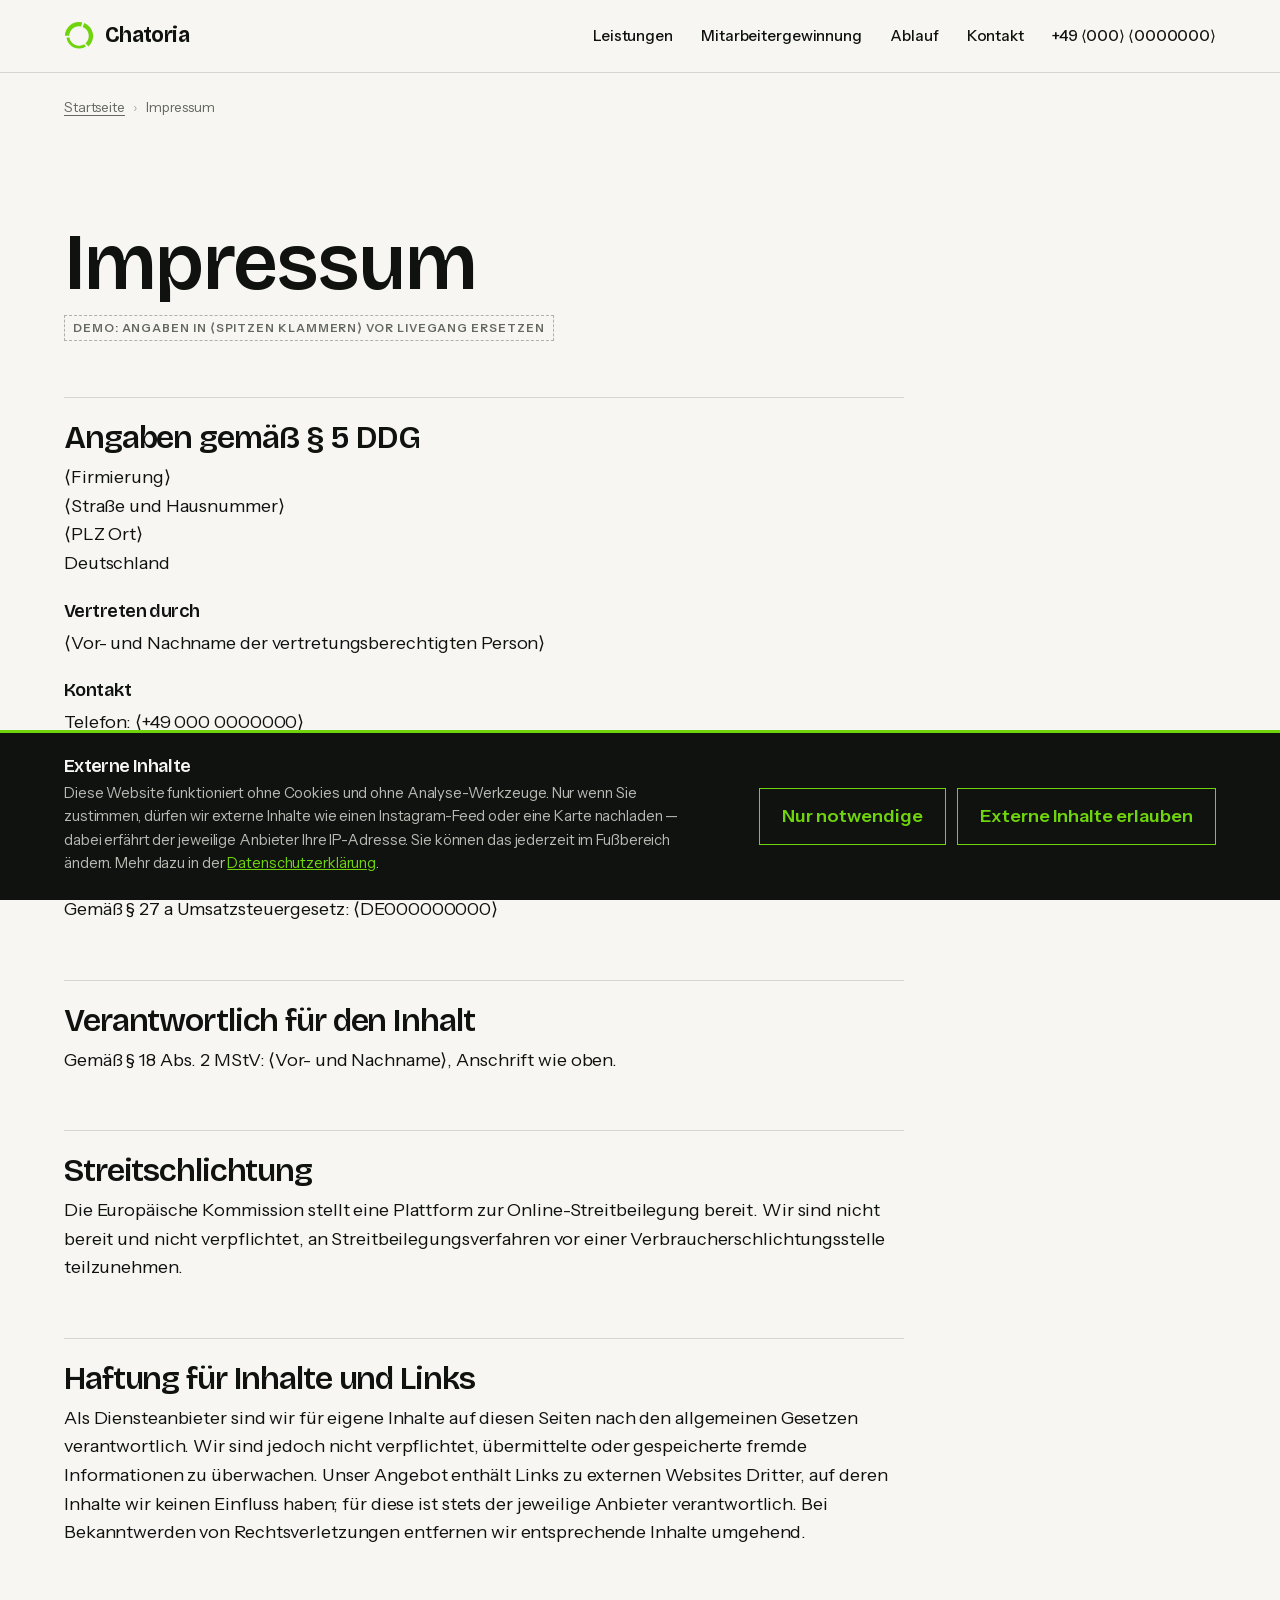
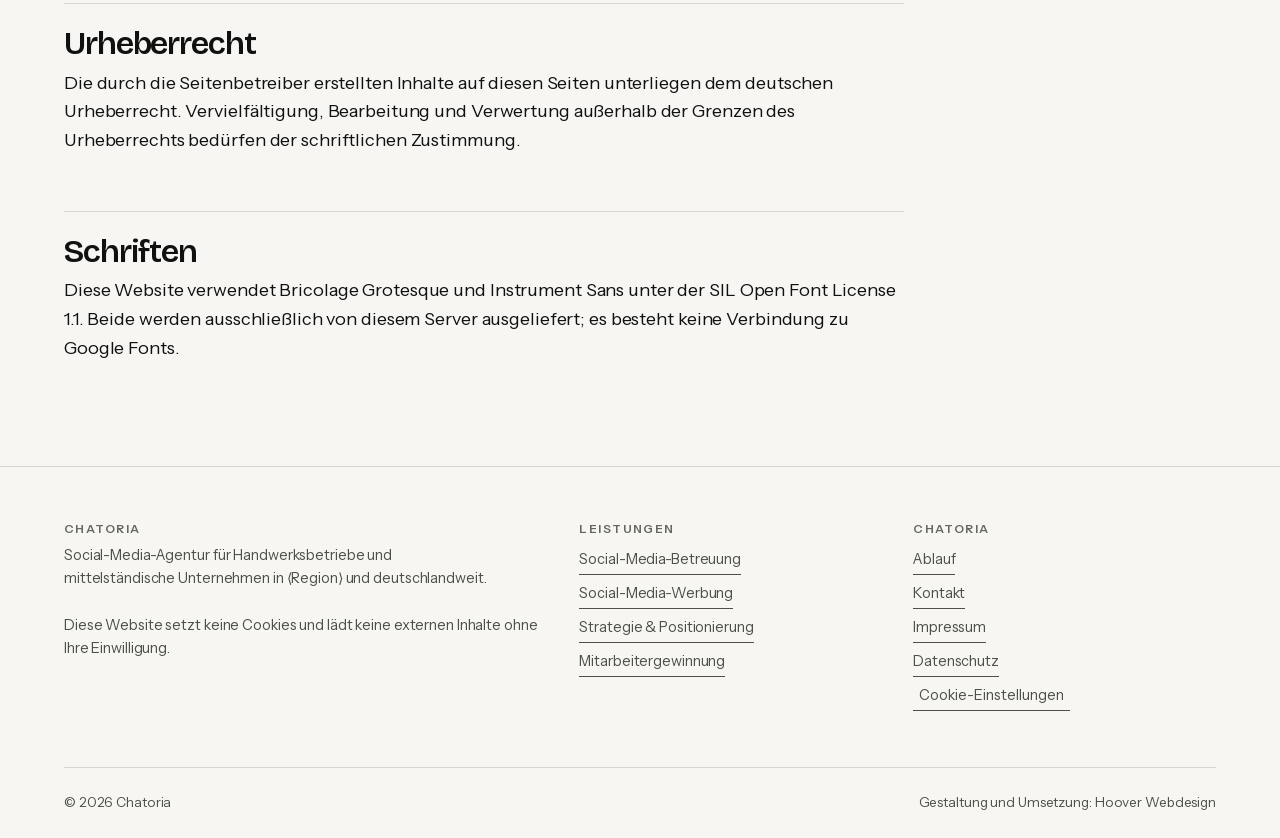
<file: impressum/index.html>
<!doctype html>
<html lang="de">
<head>
<meta charset="utf-8">
<meta name="viewport" content="width=device-width, initial-scale=1, viewport-fit=cover">
<meta http-equiv="Content-Security-Policy" content="default-src 'self'; script-src 'self'; style-src 'self'; img-src 'self' data:; font-src 'self'; connect-src 'none'; object-src 'none'; frame-src 'none'; base-uri 'self'; form-action 'self'">
<meta name="referrer" content="strict-origin-when-cross-origin">

<title>Impressum | Chatoria</title>
<meta name="description" content="Impressum und Anbieterkennzeichnung von Chatoria, Social-Media-Agentur für Handwerk und Mittelstand.">
<link rel="canonical" href="https://www.chatoria.de/impressum/">
<meta name="robots" content="noindex, follow">
<meta name="theme-color" content="#F7F6F3">

<meta property="og:type" content="website">
<meta property="og:locale" content="de_DE">
<meta property="og:site_name" content="Chatoria">
<meta property="og:title" content="Impressum">
<meta property="og:description" content="Impressum und Anbieterkennzeichnung von Chatoria, Social-Media-Agentur für Handwerk und Mittelstand.">
<meta property="og:url" content="https://www.chatoria.de/impressum/">
<meta property="og:image" content="https://www.chatoria.de/assets/img/og.png">
<meta name="twitter:card" content="summary_large_image">

<link rel="icon" href="data:image/svg+xml,%3Csvg xmlns='http://www.w3.org/2000/svg' viewBox='0 0 100 100'%3E%3Crect width='100' height='100' fill='%23101210'/%3E%3Cg fill='%236FD40C' transform='translate(50 50) scale(.82) translate(-50 -50)'%3E%3Cpath d='M67.61 6.42A47 47 0 0 1 81.45 84.93L71.75 74.15A32.5 32.5 0 0 0 62.17 19.87Z'/%3E%3Cpath d='M72.87 85.22A42 42 0 0 1 8.41 55.85L17.82 54.52A32.5 32.5 0 0 0 67.7 77.26Z'/%3E%3Cpath d='M3.01 49.18A47 47 0 0 1 60.57 4.2L57.31 18.33A32.5 32.5 0 0 0 17.5 49.43Z'/%3E%3C/g%3E%3C/svg%3E">
<link rel="preload" href="/assets/fonts/bricolage-latin.woff2" as="font" type="font/woff2" crossorigin>
<link rel="preload" href="/assets/fonts/instrument-latin.woff2" as="font" type="font/woff2" crossorigin>
<link rel="stylesheet" href="/assets/css/style.css?v=20260823">

<script type="application/ld+json">
{
  "@context": "https://schema.org",
  "@graph": [
    {
      "@type": "ProfessionalService",
      "@id": "https://www.chatoria.de/#org",
      "name": "Chatoria",
      "description": "Social-Media-Agentur für Handwerksbetriebe und mittelständische Unternehmen: Betreuung von Instagram- und Facebook-Kanälen, Werbeanzeigen und Mitarbeitergewinnung.",
      "url": "https://www.chatoria.de/",
      "email": "kontakt@chatoria.de",
      "telephone": "+49-000-0000000",
      "address": { "@type": "PostalAddress", "streetAddress": "⟨Straße⟩", "postalCode": "⟨PLZ⟩", "addressLocality": "⟨Ort⟩", "addressCountry": "DE" },
      "areaServed": { "@type": "Country", "name": "Deutschland" },
      "knowsAbout": ["Social Media für Handwerksbetriebe","Instagram für Handwerker","Facebook-Werbeanzeigen","Mitarbeitergewinnung über Social Media","Content-Planung","Social-Media-Strategie"]
    },
    {
      "@type": "BreadcrumbList",
      "itemListElement": [
      {"@type":"ListItem","position":1,"name":"Startseite","item":"https://www.chatoria.de/"},
      {"@type":"ListItem","position":2,"name":"Impressum","item":"https://www.chatoria.de/impressum/"}
      ]
    }
  ]
}
</script>
</head>
<body>
<a class="skip" href="#inhalt">Zum Inhalt springen</a>

<header class="kopf">
  <div class="breit kopf__innen">
    <a class="logo" href="/" aria-label="Chatoria, zur Startseite">
      <svg viewBox="0 0 100 100" aria-hidden="true">
        <path d="M67.61 6.42A47 47 0 0 1 81.45 84.93L71.75 74.15A32.5 32.5 0 0 0 62.17 19.87Z"/>
        <path d="M72.87 85.22A42 42 0 0 1 8.41 55.85L17.82 54.52A32.5 32.5 0 0 0 67.7 77.26Z"/>
        <path d="M3.01 49.18A47 47 0 0 1 60.57 4.2L57.31 18.33A32.5 32.5 0 0 0 17.5 49.43Z"/>
      </svg>
      <span>Chatoria</span>
    </a>
    <nav class="nav" aria-label="Hauptnavigation">
      <a href="/leistungen/">Leistungen</a>
      <a href="/mitarbeitergewinnung/">Mitarbeitergewinnung</a>
      <a href="/ablauf/">Ablauf</a>
      <a href="/kontakt/">Kontakt</a>
      <a class="nav__tel" href="tel:+490000000000">+49 ⟨000⟩ ⟨0000000⟩</a>
    </nav>
  </div>
</header>

<nav class="breit krumen" aria-label="Brotkrumennavigation">
  <ol>
    <li><a href="/">Startseite</a></li>
    <li><span aria-current="page">Impressum</span></li>
  </ol>
</nav>

<main id="inhalt" class="breit block">
  <div class="rechtstext">
    <h1>Impressum</h1>

    <p class="hinweis"><span class="platzhalter">Demo: Angaben in ⟨spitzen Klammern⟩ vor Livegang ersetzen</span></p>

    <h2>Angaben gemäß § 5 DDG</h2>
    <p>⟨Firmierung⟩<br>⟨Straße und Hausnummer⟩<br>⟨PLZ Ort⟩<br>Deutschland</p>

    <h3>Vertreten durch</h3>
    <p>⟨Vor- und Nachname der vertretungsberechtigten Person⟩</p>

    <h3>Kontakt</h3>
    <p>Telefon: ⟨+49 000 0000000⟩<br>E-Mail: ⟨kontakt@chatoria.de⟩</p>

    <h3>Registereintrag</h3>
    <p>⟨Registergericht⟩, ⟨HRB 00000⟩</p>

    <h3>Umsatzsteuer-Identifikationsnummer</h3>
    <p>Gemäß § 27 a Umsatzsteuergesetz: ⟨DE000000000⟩</p>

    <h2>Verantwortlich für den Inhalt</h2>
    <p>Gemäß § 18 Abs. 2 MStV: ⟨Vor- und Nachname⟩, Anschrift wie oben.</p>

    <h2>Streitschlichtung</h2>
    <p>Die Europäische Kommission stellt eine Plattform zur Online-Streitbeilegung bereit. Wir sind nicht bereit und nicht verpflichtet, an Streitbeilegungsverfahren vor einer Verbraucherschlichtungsstelle teilzunehmen.</p>

    <h2>Haftung für Inhalte und Links</h2>
    <p>Als Diensteanbieter sind wir für eigene Inhalte auf diesen Seiten nach den allgemeinen Gesetzen verantwortlich. Wir sind jedoch nicht verpflichtet, übermittelte oder gespeicherte fremde Informationen zu überwachen. Unser Angebot enthält Links zu externen Websites Dritter, auf deren Inhalte wir keinen Einfluss haben; für diese ist stets der jeweilige Anbieter verantwortlich. Bei Bekanntwerden von Rechtsverletzungen entfernen wir entsprechende Inhalte umgehend.</p>

    <h2>Urheberrecht</h2>
    <p>Die durch die Seitenbetreiber erstellten Inhalte auf diesen Seiten unterliegen dem deutschen Urheberrecht. Vervielfältigung, Bearbeitung und Verwertung außerhalb der Grenzen des Urheberrechts bedürfen der schriftlichen Zustimmung.</p>

    <h2>Schriften</h2>
    <p>Diese Website verwendet Bricolage Grotesque und Instrument Sans unter der SIL Open Font License 1.1. Beide werden ausschließlich von diesem Server ausgeliefert; es besteht keine Verbindung zu Google Fonts.</p>
  </div>
</main>

<footer class="fuss breit">
  <div class="fuss__reihe">
    <div>
      <h2>Chatoria</h2>
      <p class="klein fuss-text">Social-Media-Agentur für Handwerksbetriebe und mittelständische Unternehmen in ⟨Region⟩ und deutschlandweit.</p>
      <p class="klein abstand-oben">Diese Website setzt keine Cookies und lädt keine externen Inhalte ohne Ihre Einwilligung.</p>
    </div>
    <div>
      <h2>Leistungen</h2>
      <ul class="klein">
        <li><a class="link" href="/leistungen/social-media-betreuung/">Social-Media-Betreuung</a></li>
        <li><a class="link" href="/leistungen/social-media-werbung/">Social-Media-Werbung</a></li>
        <li><a class="link" href="/leistungen/strategie/">Strategie &amp; Positionierung</a></li>
        <li><a class="link" href="/mitarbeitergewinnung/">Mitarbeitergewinnung</a></li>
      </ul>
    </div>
    <div>
      <h2>Chatoria</h2>
      <ul class="klein">
        <li><a class="link" href="/ablauf/">Ablauf</a></li>
        <li><a class="link" href="/kontakt/">Kontakt</a></li>
        <li><a class="link" href="/impressum/">Impressum</a></li>
        <li><a class="link" href="/datenschutz/">Datenschutz</a></li>
        <li><button type="button" class="link" id="consent-neu">Cookie-Einstellungen</button></li>
      </ul>
    </div>
  </div>
  <div class="fuss__unten">
    <span>© 2026 Chatoria</span>
    <span>Gestaltung und Umsetzung: Hoover Webdesign</span>
  </div>
</footer>

<nav class="rufleiste" aria-label="Direktkontakt">
  <a href="tel:+490000000000">Anrufen</a>
  <a href="mailto:kontakt@chatoria.de">E-Mail</a>
</nav>

<aside class="consent" id="consent" role="dialog" aria-modal="false" aria-labelledby="consent-titel" data-offen="false" hidden>
  <div class="breit consent__innen">
    <div>
      <h2 id="consent-titel">Externe Inhalte</h2>
      <p>Diese Website funktioniert ohne Cookies und ohne Analyse-Werkzeuge. Nur wenn Sie zustimmen, dürfen wir externe Inhalte wie einen Instagram-Feed oder eine Karte nachladen — dabei erfährt der jeweilige Anbieter Ihre IP-Adresse. Sie können das jederzeit im Fußbereich ändern. Mehr dazu in der <a href="/datenschutz/">Datenschutzerklärung</a>.</p>
    </div>
    <div class="consent__knoepfe">
      <button type="button" class="consent__nein" id="consent-nein">Nur notwendige</button>
      <button type="button" class="consent__ja" id="consent-ja">Externe Inhalte erlauben</button>
    </div>
  </div>
</aside>

<script src="/assets/js/app.js?v=20260823"></script>
</body>
</html>
</file>
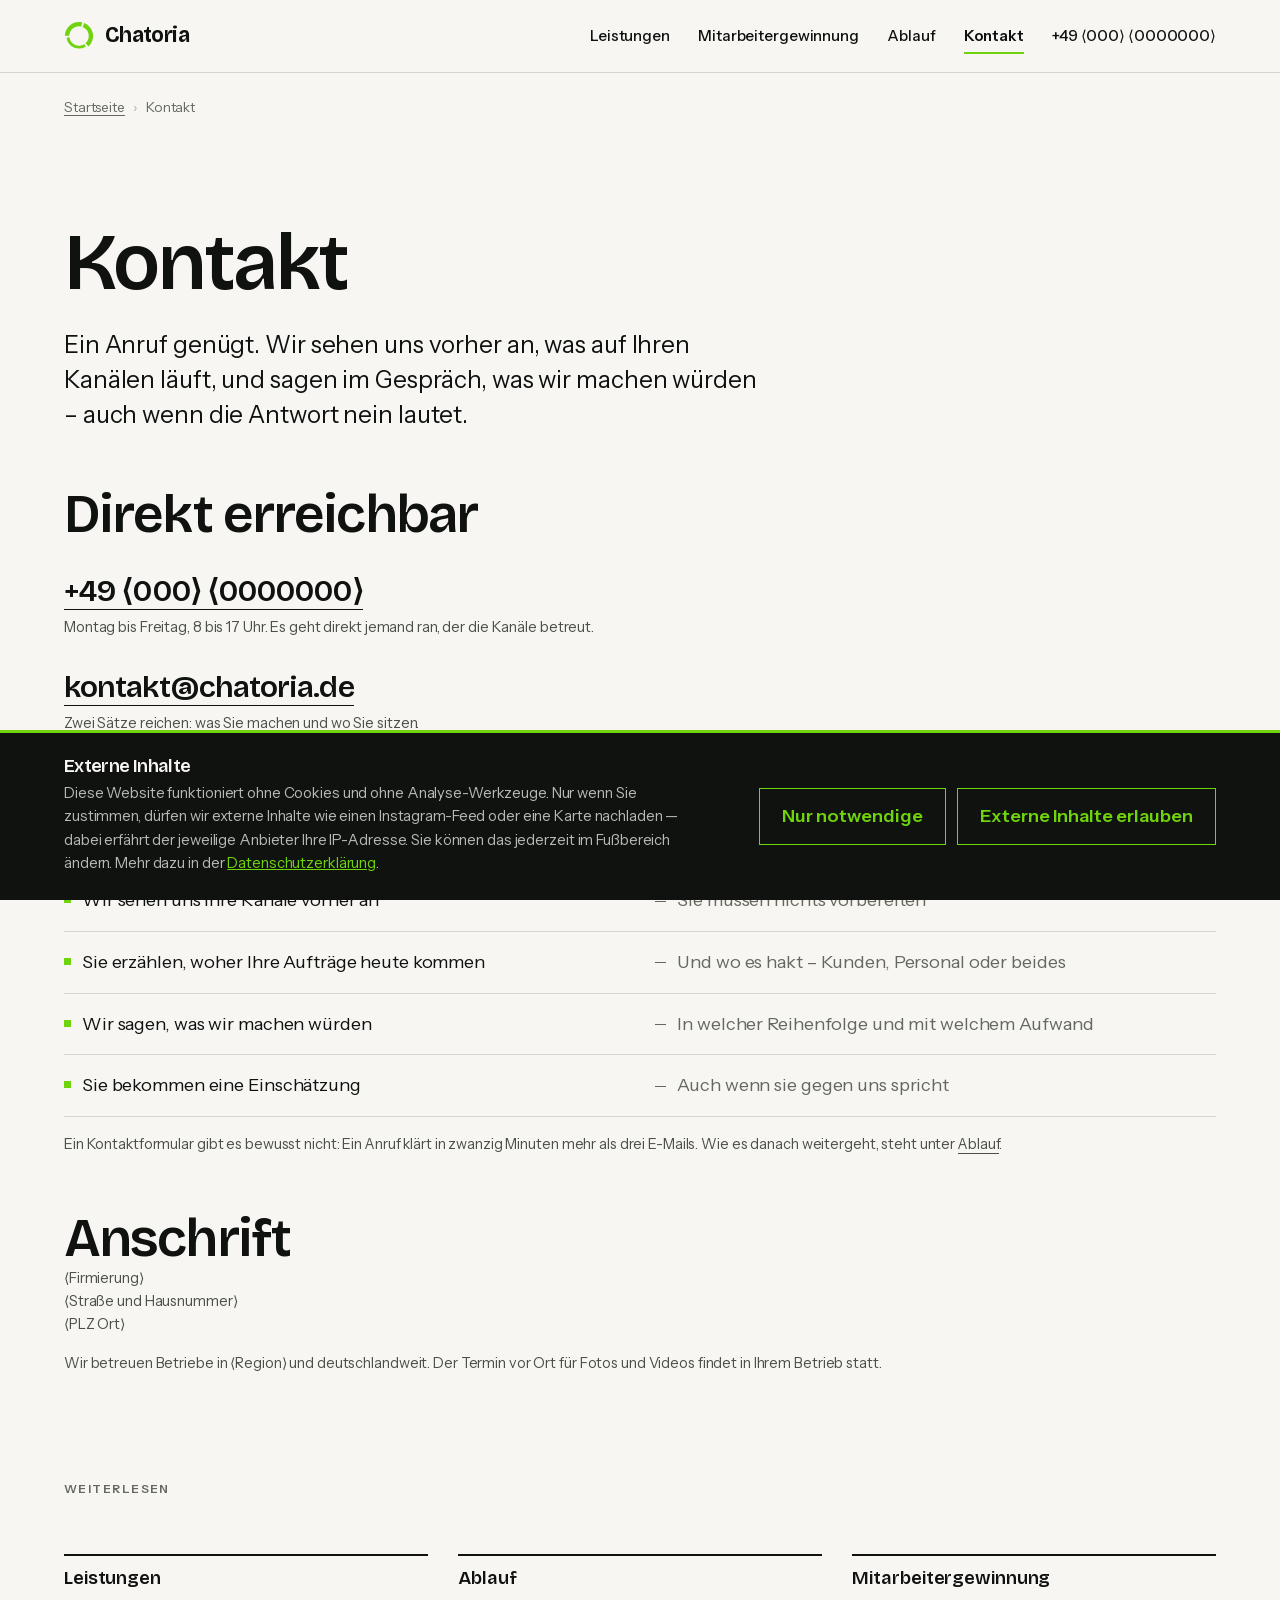
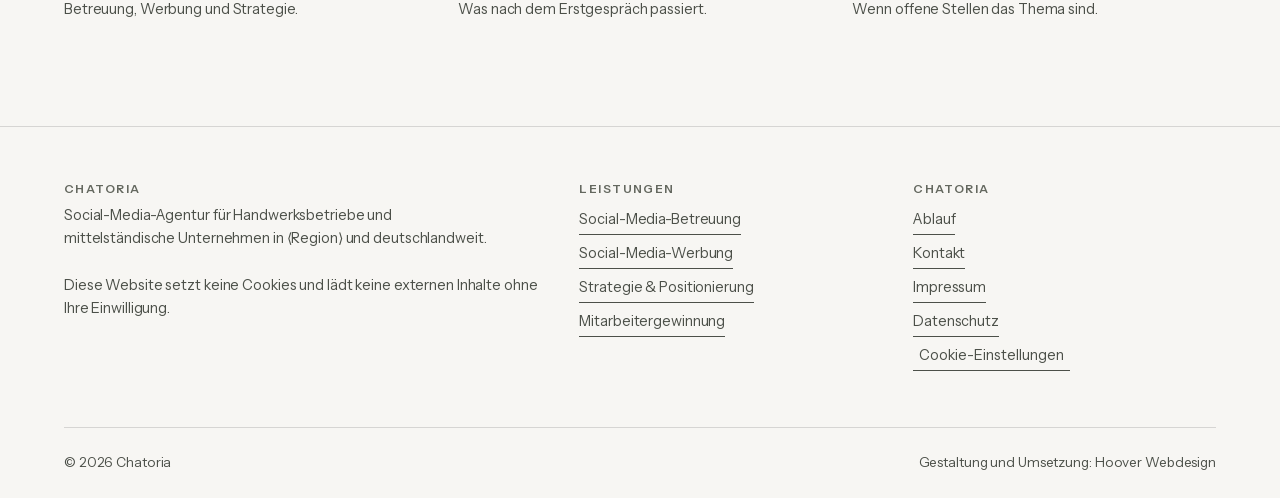
<file: kontakt/index.html>
<!doctype html>
<html lang="de">
<head>
<meta charset="utf-8">
<meta name="viewport" content="width=device-width, initial-scale=1, viewport-fit=cover">
<meta http-equiv="Content-Security-Policy" content="default-src 'self'; script-src 'self'; style-src 'self'; img-src 'self' data:; font-src 'self'; connect-src 'none'; object-src 'none'; frame-src 'none'; base-uri 'self'; form-action 'self'">
<meta name="referrer" content="strict-origin-when-cross-origin">

<title>Kontakt – Social-Media-Agentur ⟨Region⟩ | Chatoria</title>
<meta name="description" content="Erstgespräch mit Chatoria: 20 Minuten, kostenlos, kein Verkaufsgespräch. Telefonisch Montag bis Freitag von 8 bis 17 Uhr oder per E-Mail.">
<link rel="canonical" href="https://www.chatoria.de/kontakt/">
<meta name="robots" content="index, follow, max-image-preview:large">
<meta name="theme-color" content="#F7F6F3">

<meta property="og:type" content="website">
<meta property="og:locale" content="de_DE">
<meta property="og:site_name" content="Chatoria">
<meta property="og:title" content="Kontakt">
<meta property="og:description" content="Erstgespräch mit Chatoria: 20 Minuten, kostenlos, kein Verkaufsgespräch. Telefonisch Montag bis Freitag von 8 bis 17 Uhr oder per E-Mail.">
<meta property="og:url" content="https://www.chatoria.de/kontakt/">
<meta property="og:image" content="https://www.chatoria.de/assets/img/og.png">
<meta name="twitter:card" content="summary_large_image">

<link rel="icon" href="data:image/svg+xml,%3Csvg xmlns='http://www.w3.org/2000/svg' viewBox='0 0 100 100'%3E%3Crect width='100' height='100' fill='%23101210'/%3E%3Cg fill='%236FD40C' transform='translate(50 50) scale(.82) translate(-50 -50)'%3E%3Cpath d='M67.61 6.42A47 47 0 0 1 81.45 84.93L71.75 74.15A32.5 32.5 0 0 0 62.17 19.87Z'/%3E%3Cpath d='M72.87 85.22A42 42 0 0 1 8.41 55.85L17.82 54.52A32.5 32.5 0 0 0 67.7 77.26Z'/%3E%3Cpath d='M3.01 49.18A47 47 0 0 1 60.57 4.2L57.31 18.33A32.5 32.5 0 0 0 17.5 49.43Z'/%3E%3C/g%3E%3C/svg%3E">
<link rel="preload" href="/assets/fonts/bricolage-latin.woff2" as="font" type="font/woff2" crossorigin>
<link rel="preload" href="/assets/fonts/instrument-latin.woff2" as="font" type="font/woff2" crossorigin>
<link rel="stylesheet" href="/assets/css/style.css?v=20260823">

<script type="application/ld+json">
{
  "@context": "https://schema.org",
  "@graph": [
    {
      "@type": "ProfessionalService",
      "@id": "https://www.chatoria.de/#org",
      "name": "Chatoria",
      "description": "Social-Media-Agentur für Handwerksbetriebe und mittelständische Unternehmen: Betreuung von Instagram- und Facebook-Kanälen, Werbeanzeigen und Mitarbeitergewinnung.",
      "url": "https://www.chatoria.de/",
      "email": "kontakt@chatoria.de",
      "telephone": "+49-000-0000000",
      "address": { "@type": "PostalAddress", "streetAddress": "⟨Straße⟩", "postalCode": "⟨PLZ⟩", "addressLocality": "⟨Ort⟩", "addressCountry": "DE" },
      "areaServed": { "@type": "Country", "name": "Deutschland" },
      "knowsAbout": ["Social Media für Handwerksbetriebe","Instagram für Handwerker","Facebook-Werbeanzeigen","Mitarbeitergewinnung über Social Media","Content-Planung","Social-Media-Strategie"]
    },
    {
      "@type": "BreadcrumbList",
      "itemListElement": [
      {"@type":"ListItem","position":1,"name":"Startseite","item":"https://www.chatoria.de/"},
      {"@type":"ListItem","position":2,"name":"Kontakt","item":"https://www.chatoria.de/kontakt/"}
      ]
    }
  ]
}
</script>
</head>
<body>
<a class="skip" href="#inhalt">Zum Inhalt springen</a>

<header class="kopf">
  <div class="breit kopf__innen">
    <a class="logo" href="/" aria-label="Chatoria, zur Startseite">
      <svg viewBox="0 0 100 100" aria-hidden="true">
        <path d="M67.61 6.42A47 47 0 0 1 81.45 84.93L71.75 74.15A32.5 32.5 0 0 0 62.17 19.87Z"/>
        <path d="M72.87 85.22A42 42 0 0 1 8.41 55.85L17.82 54.52A32.5 32.5 0 0 0 67.7 77.26Z"/>
        <path d="M3.01 49.18A47 47 0 0 1 60.57 4.2L57.31 18.33A32.5 32.5 0 0 0 17.5 49.43Z"/>
      </svg>
      <span>Chatoria</span>
    </a>
    <nav class="nav" aria-label="Hauptnavigation">
      <a href="/leistungen/">Leistungen</a>
      <a href="/mitarbeitergewinnung/">Mitarbeitergewinnung</a>
      <a href="/ablauf/">Ablauf</a>
      <a href="/kontakt/" aria-current="page">Kontakt</a>
      <a class="nav__tel" href="tel:+490000000000">+49 ⟨000⟩ ⟨0000000⟩</a>
    </nav>
  </div>
</header>

<nav class="breit krumen" aria-label="Brotkrumennavigation">
  <ol>
    <li><a href="/">Startseite</a></li>
    <li><span aria-current="page">Kontakt</span></li>
  </ol>
</nav>

<main id="inhalt" class="breit block">
  <h1>Kontakt</h1>
  <p class="gross liste--nah">Ein Anruf genügt. Wir sehen uns vorher an, was auf Ihren Kanälen läuft, und sagen im Gespräch, was wir machen würden – auch wenn die Antwort nein lautet.</p>

  <section class="liste">
    <h2>Direkt erreichbar</h2>
    <p class="abstand-oben"><a class="link tel" href="tel:+490000000000">+49 ⟨000⟩ ⟨0000000⟩</a></p>
    <p class="klein">Montag bis Freitag, 8 bis 17 Uhr. Es geht direkt jemand ran, der die Kanäle betreut.</p>
    <p class="liste--nah"><a class="link tel" href="mailto:kontakt@chatoria.de">kontakt@chatoria.de</a></p>
    <p class="klein">Zwei Sätze reichen: was Sie machen und wo Sie sitzen.</p>
  </section>

  <section class="liste">
    <h2>Was im Erstgespräch passiert</h2>
    <div class="liste--nah">
      <div class="paar"><p class="paar__ja">Wir sehen uns Ihre Kanäle vorher an</p><p class="paar__nein">Sie müssen nichts vorbereiten</p></div>
      <div class="paar"><p class="paar__ja">Sie erzählen, woher Ihre Aufträge heute kommen</p><p class="paar__nein">Und wo es hakt – Kunden, Personal oder beides</p></div>
      <div class="paar"><p class="paar__ja">Wir sagen, was wir machen würden</p><p class="paar__nein">In welcher Reihenfolge und mit welchem Aufwand</p></div>
      <div class="paar"><p class="paar__ja">Sie bekommen eine Einschätzung</p><p class="paar__nein">Auch wenn sie gegen uns spricht</p></div>
    </div>
    <p class="klein hinweis">Ein Kontaktformular gibt es bewusst nicht: Ein Anruf klärt in zwanzig Minuten mehr als drei E-Mails. Wie es danach weitergeht, steht unter <a class="link" href="/ablauf/">Ablauf</a>.</p>
  </section>

  <section class="liste">
    <h2>Anschrift</h2>
    <p class="klein">⟨Firmierung⟩<br>⟨Straße und Hausnummer⟩<br>⟨PLZ Ort⟩</p>
    <p class="klein hinweis">Wir betreuen Betriebe in ⟨Region⟩ und deutschlandweit. Der Termin vor Ort für Fotos und Videos findet in Ihrem Betrieb statt.</p>
  </section>
</main>

  <section class="breit block ohne-oben">
    <p class="marke">Weiterlesen</p>
    <div class="weiter">
      <a href="/leistungen/"><strong>Leistungen</strong><span>Betreuung, Werbung und Strategie.</span></a>
      <a href="/ablauf/"><strong>Ablauf</strong><span>Was nach dem Erstgespräch passiert.</span></a>
      <a href="/mitarbeitergewinnung/"><strong>Mitarbeitergewinnung</strong><span>Wenn offene Stellen das Thema sind.</span></a>
    </div>
  </section>

<footer class="fuss breit">
  <div class="fuss__reihe">
    <div>
      <h2>Chatoria</h2>
      <p class="klein fuss-text">Social-Media-Agentur für Handwerksbetriebe und mittelständische Unternehmen in ⟨Region⟩ und deutschlandweit.</p>
      <p class="klein abstand-oben">Diese Website setzt keine Cookies und lädt keine externen Inhalte ohne Ihre Einwilligung.</p>
    </div>
    <div>
      <h2>Leistungen</h2>
      <ul class="klein">
        <li><a class="link" href="/leistungen/social-media-betreuung/">Social-Media-Betreuung</a></li>
        <li><a class="link" href="/leistungen/social-media-werbung/">Social-Media-Werbung</a></li>
        <li><a class="link" href="/leistungen/strategie/">Strategie &amp; Positionierung</a></li>
        <li><a class="link" href="/mitarbeitergewinnung/">Mitarbeitergewinnung</a></li>
      </ul>
    </div>
    <div>
      <h2>Chatoria</h2>
      <ul class="klein">
        <li><a class="link" href="/ablauf/">Ablauf</a></li>
        <li><a class="link" href="/kontakt/">Kontakt</a></li>
        <li><a class="link" href="/impressum/">Impressum</a></li>
        <li><a class="link" href="/datenschutz/">Datenschutz</a></li>
        <li><button type="button" class="link" id="consent-neu">Cookie-Einstellungen</button></li>
      </ul>
    </div>
  </div>
  <div class="fuss__unten">
    <span>© 2026 Chatoria</span>
    <span>Gestaltung und Umsetzung: Hoover Webdesign</span>
  </div>
</footer>

<nav class="rufleiste" aria-label="Direktkontakt">
  <a href="tel:+490000000000">Anrufen</a>
  <a href="mailto:kontakt@chatoria.de">E-Mail</a>
</nav>

<aside class="consent" id="consent" role="dialog" aria-modal="false" aria-labelledby="consent-titel" data-offen="false" hidden>
  <div class="breit consent__innen">
    <div>
      <h2 id="consent-titel">Externe Inhalte</h2>
      <p>Diese Website funktioniert ohne Cookies und ohne Analyse-Werkzeuge. Nur wenn Sie zustimmen, dürfen wir externe Inhalte wie einen Instagram-Feed oder eine Karte nachladen — dabei erfährt der jeweilige Anbieter Ihre IP-Adresse. Sie können das jederzeit im Fußbereich ändern. Mehr dazu in der <a href="/datenschutz/">Datenschutzerklärung</a>.</p>
    </div>
    <div class="consent__knoepfe">
      <button type="button" class="consent__nein" id="consent-nein">Nur notwendige</button>
      <button type="button" class="consent__ja" id="consent-ja">Externe Inhalte erlauben</button>
    </div>
  </div>
</aside>

<script src="/assets/js/app.js?v=20260823"></script>
</body>
</html>
</file>
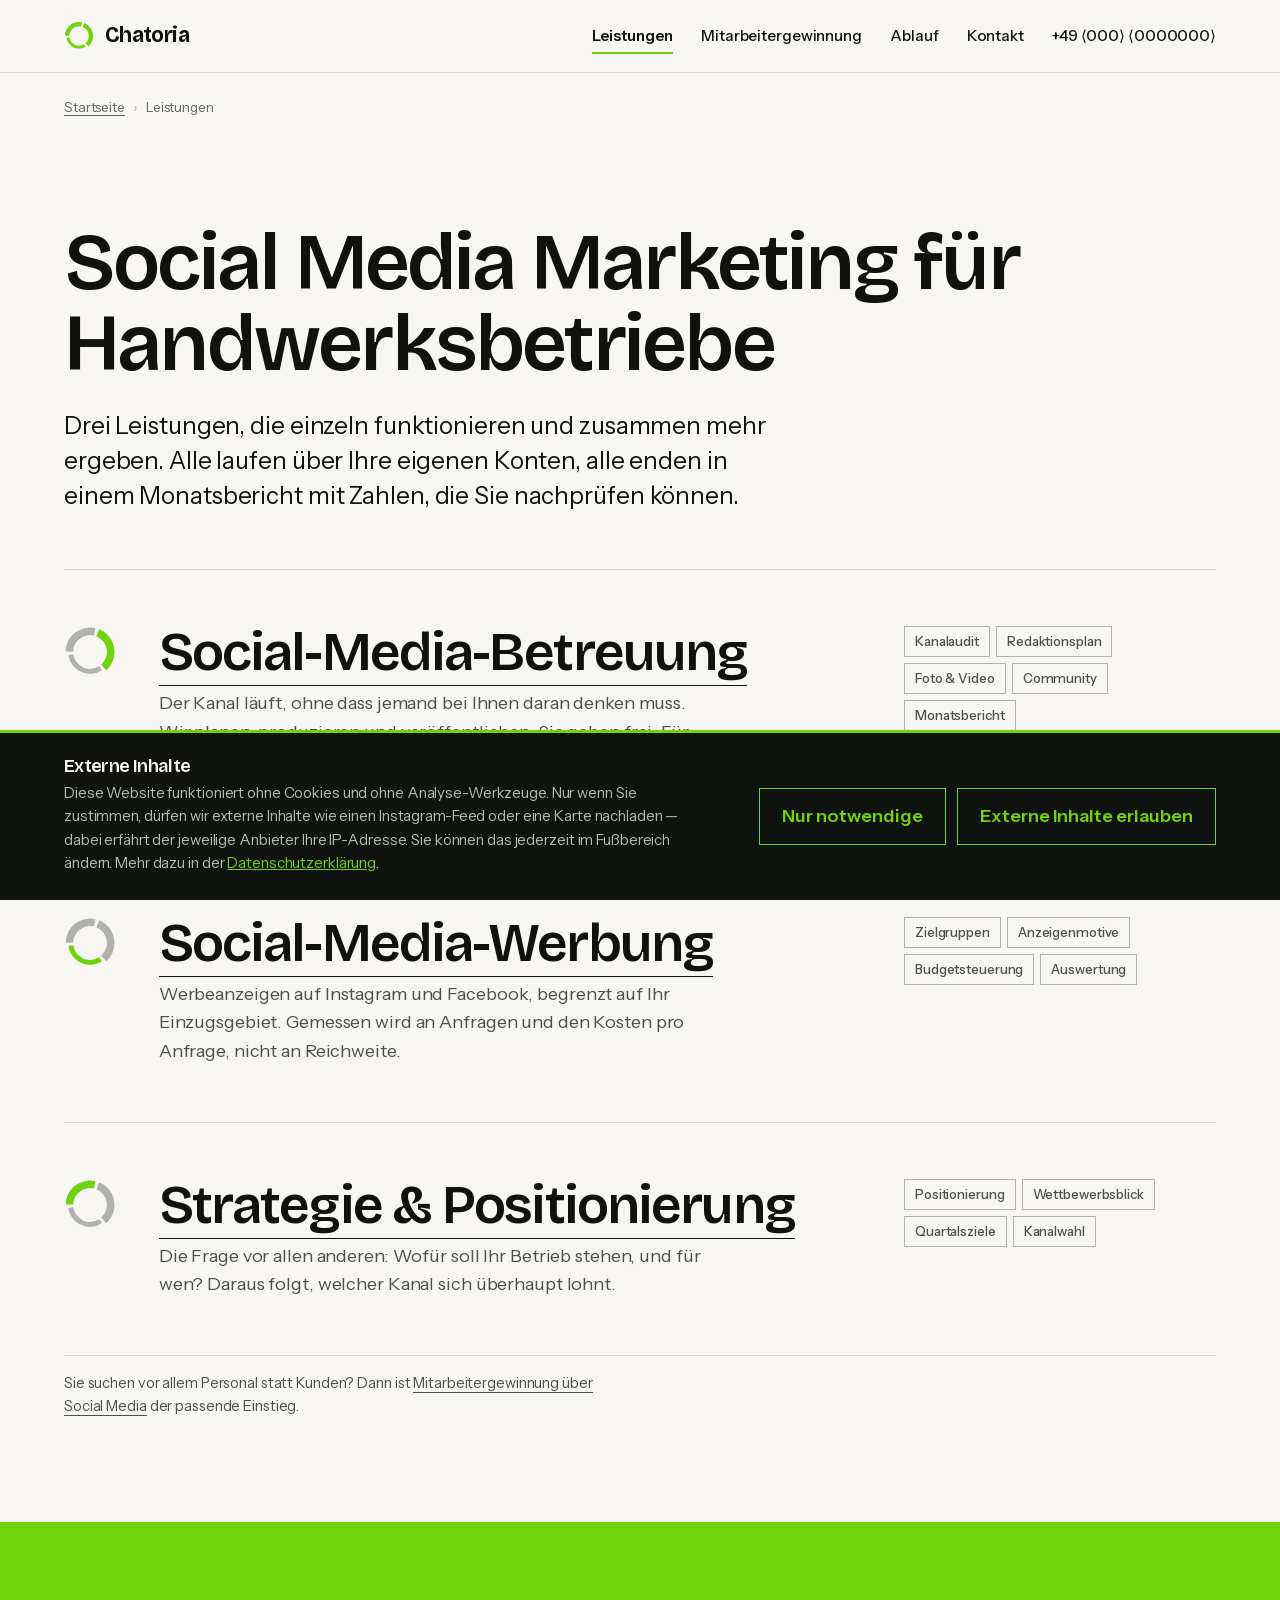
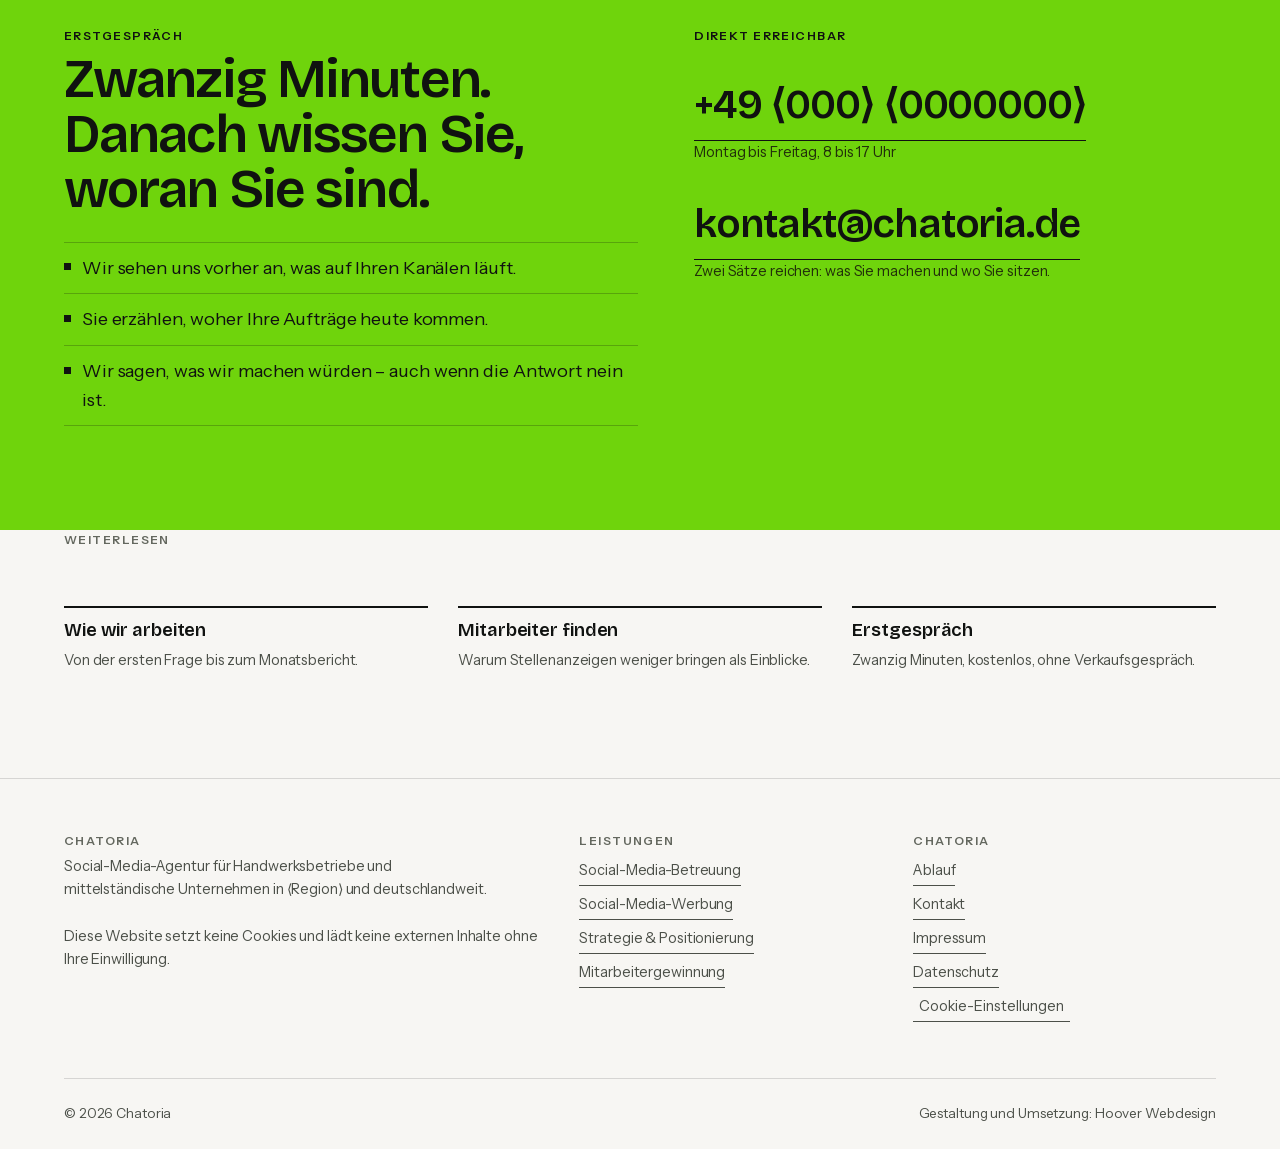
<file: leistungen/index.html>
<!doctype html>
<html lang="de">
<head>
<meta charset="utf-8">
<meta name="viewport" content="width=device-width, initial-scale=1, viewport-fit=cover">
<meta http-equiv="Content-Security-Policy" content="default-src 'self'; script-src 'self'; style-src 'self'; img-src 'self' data:; font-src 'self'; connect-src 'none'; object-src 'none'; frame-src 'none'; base-uri 'self'; form-action 'self'">
<meta name="referrer" content="strict-origin-when-cross-origin">

<title>Social Media Marketing für Handwerksbetriebe | Chatoria</title>
<meta name="description" content="Social Media Marketing für Handwerk und Mittelstand: Betreuung, Werbeanzeigen und Strategie. Alle Leistungen im Überblick – einzeln oder zusammen buchbar.">
<link rel="canonical" href="https://www.chatoria.de/leistungen/">
<meta name="robots" content="index, follow, max-image-preview:large">
<meta name="theme-color" content="#F7F6F3">

<meta property="og:type" content="website">
<meta property="og:locale" content="de_DE">
<meta property="og:site_name" content="Chatoria">
<meta property="og:title" content="Social Media Marketing für Handwerksbetriebe">
<meta property="og:description" content="Social Media Marketing für Handwerk und Mittelstand: Betreuung, Werbeanzeigen und Strategie. Alle Leistungen im Überblick – einzeln oder zusammen buchbar.">
<meta property="og:url" content="https://www.chatoria.de/leistungen/">
<meta property="og:image" content="https://www.chatoria.de/assets/img/og.png">
<meta name="twitter:card" content="summary_large_image">

<link rel="icon" href="data:image/svg+xml,%3Csvg xmlns='http://www.w3.org/2000/svg' viewBox='0 0 100 100'%3E%3Crect width='100' height='100' fill='%23101210'/%3E%3Cg fill='%236FD40C' transform='translate(50 50) scale(.82) translate(-50 -50)'%3E%3Cpath d='M67.61 6.42A47 47 0 0 1 81.45 84.93L71.75 74.15A32.5 32.5 0 0 0 62.17 19.87Z'/%3E%3Cpath d='M72.87 85.22A42 42 0 0 1 8.41 55.85L17.82 54.52A32.5 32.5 0 0 0 67.7 77.26Z'/%3E%3Cpath d='M3.01 49.18A47 47 0 0 1 60.57 4.2L57.31 18.33A32.5 32.5 0 0 0 17.5 49.43Z'/%3E%3C/g%3E%3C/svg%3E">
<link rel="preload" href="/assets/fonts/bricolage-latin.woff2" as="font" type="font/woff2" crossorigin>
<link rel="preload" href="/assets/fonts/instrument-latin.woff2" as="font" type="font/woff2" crossorigin>
<link rel="stylesheet" href="/assets/css/style.css?v=20260823">

<script type="application/ld+json">
{
  "@context": "https://schema.org",
  "@graph": [
    {
      "@type": "ProfessionalService",
      "@id": "https://www.chatoria.de/#org",
      "name": "Chatoria",
      "description": "Social-Media-Agentur für Handwerksbetriebe und mittelständische Unternehmen: Betreuung von Instagram- und Facebook-Kanälen, Werbeanzeigen und Mitarbeitergewinnung.",
      "url": "https://www.chatoria.de/",
      "email": "kontakt@chatoria.de",
      "telephone": "+49-000-0000000",
      "address": { "@type": "PostalAddress", "streetAddress": "⟨Straße⟩", "postalCode": "⟨PLZ⟩", "addressLocality": "⟨Ort⟩", "addressCountry": "DE" },
      "areaServed": { "@type": "Country", "name": "Deutschland" },
      "knowsAbout": ["Social Media für Handwerksbetriebe","Instagram für Handwerker","Facebook-Werbeanzeigen","Mitarbeitergewinnung über Social Media","Content-Planung","Social-Media-Strategie"]
    },
    {
      "@type": "BreadcrumbList",
      "itemListElement": [
      {"@type":"ListItem","position":1,"name":"Startseite","item":"https://www.chatoria.de/"},
      {"@type":"ListItem","position":2,"name":"Leistungen","item":"https://www.chatoria.de/leistungen/"}
      ]
    }
  ]
}
</script>
</head>
<body>
<a class="skip" href="#inhalt">Zum Inhalt springen</a>

<header class="kopf">
  <div class="breit kopf__innen">
    <a class="logo" href="/" aria-label="Chatoria, zur Startseite">
      <svg viewBox="0 0 100 100" aria-hidden="true">
        <path d="M67.61 6.42A47 47 0 0 1 81.45 84.93L71.75 74.15A32.5 32.5 0 0 0 62.17 19.87Z"/>
        <path d="M72.87 85.22A42 42 0 0 1 8.41 55.85L17.82 54.52A32.5 32.5 0 0 0 67.7 77.26Z"/>
        <path d="M3.01 49.18A47 47 0 0 1 60.57 4.2L57.31 18.33A32.5 32.5 0 0 0 17.5 49.43Z"/>
      </svg>
      <span>Chatoria</span>
    </a>
    <nav class="nav" aria-label="Hauptnavigation">
      <a href="/leistungen/" aria-current="page">Leistungen</a>
      <a href="/mitarbeitergewinnung/">Mitarbeitergewinnung</a>
      <a href="/ablauf/">Ablauf</a>
      <a href="/kontakt/">Kontakt</a>
      <a class="nav__tel" href="tel:+490000000000">+49 ⟨000⟩ ⟨0000000⟩</a>
    </nav>
  </div>
</header>

<nav class="breit krumen" aria-label="Brotkrumennavigation">
  <ol>
    <li><a href="/">Startseite</a></li>
    <li><span aria-current="page">Leistungen</span></li>
  </ol>
</nav>

<main id="inhalt" class="breit block">
  <h1>Social Media Marketing für Handwerksbetriebe</h1>
  <p class="gross liste--nah">Drei Leistungen, die einzeln funktionieren und zusammen mehr ergeben. Alle laufen über Ihre eigenen Konten, alle enden in einem Monatsbericht mit Zahlen, die Sie nachprüfen können.</p>

  <div class="liste">
    <div class="leistung">
      <svg class="leistung__ring" viewBox="0 0 100 100" aria-hidden="true"><path class="seg seg--an" d="M67.61 6.42A47 47 0 0 1 81.45 84.93L71.75 74.15A32.5 32.5 0 0 0 62.17 19.87Z"/>
        <path class="seg" d="M72.87 85.22A42 42 0 0 1 8.41 55.85L17.82 54.52A32.5 32.5 0 0 0 67.7 77.26Z"/>
        <path class="seg" d="M3.01 49.18A47 47 0 0 1 60.57 4.2L57.31 18.33A32.5 32.5 0 0 0 17.5 49.43Z"/></svg>
      <div>
        <h2><a class="link" href="/leistungen/social-media-betreuung/">Social-Media-Betreuung</a></h2>
        <p>Der Kanal läuft, ohne dass jemand bei Ihnen daran denken muss. Wir planen, produzieren und veröffentlichen; Sie geben frei. Für Betriebe, bei denen Instagram seit Monaten stillsteht, weil niemand Zeit hat.</p>
      </div>
      <ul><li>Kanalaudit</li><li>Redaktionsplan</li><li>Foto &amp; Video</li><li>Community</li><li>Monatsbericht</li></ul>
    </div>

    <div class="leistung">
      <svg class="leistung__ring" viewBox="0 0 100 100" aria-hidden="true"><path class="seg" d="M67.61 6.42A47 47 0 0 1 81.45 84.93L71.75 74.15A32.5 32.5 0 0 0 62.17 19.87Z"/>
        <path class="seg seg--an" d="M72.87 85.22A42 42 0 0 1 8.41 55.85L17.82 54.52A32.5 32.5 0 0 0 67.7 77.26Z"/>
        <path class="seg" d="M3.01 49.18A47 47 0 0 1 60.57 4.2L57.31 18.33A32.5 32.5 0 0 0 17.5 49.43Z"/></svg>
      <div>
        <h2><a class="link" href="/leistungen/social-media-werbung/">Social-Media-Werbung</a></h2>
        <p>Werbeanzeigen auf Instagram und Facebook, begrenzt auf Ihr Einzugsgebiet. Gemessen wird an Anfragen und den Kosten pro Anfrage, nicht an Reichweite.</p>
      </div>
      <ul><li>Zielgruppen</li><li>Anzeigenmotive</li><li>Budgetsteuerung</li><li>Auswertung</li></ul>
    </div>

    <div class="leistung">
      <svg class="leistung__ring" viewBox="0 0 100 100" aria-hidden="true"><path class="seg" d="M67.61 6.42A47 47 0 0 1 81.45 84.93L71.75 74.15A32.5 32.5 0 0 0 62.17 19.87Z"/>
        <path class="seg" d="M72.87 85.22A42 42 0 0 1 8.41 55.85L17.82 54.52A32.5 32.5 0 0 0 67.7 77.26Z"/>
        <path class="seg seg--an" d="M3.01 49.18A47 47 0 0 1 60.57 4.2L57.31 18.33A32.5 32.5 0 0 0 17.5 49.43Z"/></svg>
      <div>
        <h2><a class="link" href="/leistungen/strategie/">Strategie &amp; Positionierung</a></h2>
        <p>Die Frage vor allen anderen: Wofür soll Ihr Betrieb stehen, und für wen? Daraus folgt, welcher Kanal sich überhaupt lohnt.</p>
      </div>
      <ul><li>Positionierung</li><li>Wettbewerbsblick</li><li>Quartalsziele</li><li>Kanalwahl</li></ul>
    </div>
  </div>

  <p class="klein hinweis hinweis--breit">Sie suchen vor allem Personal statt Kunden? Dann ist <a class="link" href="/mitarbeitergewinnung/">Mitarbeitergewinnung über Social Media</a> der passende Einstieg.</p>
</main>

  <section class="kontakt block">
    <div class="breit kontakt__innen">
      <div>
        <div class="kopfgruppe kopfgruppe--eng"><p class="marke erbt">Erstgespräch</p>
        <h2>Zwanzig Minuten. Danach wissen Sie, woran Sie sind.</h2></div>
        <div class="liste--nah">
          <p class="kontakt__punkt">Wir sehen uns vorher an, was auf Ihren Kanälen läuft.</p>
          <p class="kontakt__punkt">Sie erzählen, woher Ihre Aufträge heute kommen.</p>
          <p class="kontakt__punkt">Wir sagen, was wir machen würden – auch wenn die Antwort nein ist.</p>
        </div>
      </div>
      <div class="kontakt__wege">
        <p class="marke erbt">Direkt erreichbar</p>
        <p class="abstand-oben"><a class="link tel" href="tel:+490000000000">+49 ⟨000⟩ ⟨0000000⟩</a></p>
        <p class="klein">Montag bis Freitag, 8 bis 17 Uhr</p>
        <p class="liste--nah"><a class="link tel" href="mailto:kontakt@chatoria.de">kontakt@chatoria.de</a></p>
        <p class="klein">Zwei Sätze reichen: was Sie machen und wo Sie sitzen.</p>
      </div>
    </div>
  </section>

  <section class="breit block ohne-oben">
    <p class="marke">Weiterlesen</p>
    <div class="weiter">
      <a href="/ablauf/"><strong>Wie wir arbeiten</strong><span>Von der ersten Frage bis zum Monatsbericht.</span></a>
      <a href="/mitarbeitergewinnung/"><strong>Mitarbeiter finden</strong><span>Warum Stellenanzeigen weniger bringen als Einblicke.</span></a>
      <a href="/kontakt/"><strong>Erstgespräch</strong><span>Zwanzig Minuten, kostenlos, ohne Verkaufsgespräch.</span></a>
    </div>
  </section>

<footer class="fuss breit">
  <div class="fuss__reihe">
    <div>
      <h2>Chatoria</h2>
      <p class="klein fuss-text">Social-Media-Agentur für Handwerksbetriebe und mittelständische Unternehmen in ⟨Region⟩ und deutschlandweit.</p>
      <p class="klein abstand-oben">Diese Website setzt keine Cookies und lädt keine externen Inhalte ohne Ihre Einwilligung.</p>
    </div>
    <div>
      <h2>Leistungen</h2>
      <ul class="klein">
        <li><a class="link" href="/leistungen/social-media-betreuung/">Social-Media-Betreuung</a></li>
        <li><a class="link" href="/leistungen/social-media-werbung/">Social-Media-Werbung</a></li>
        <li><a class="link" href="/leistungen/strategie/">Strategie &amp; Positionierung</a></li>
        <li><a class="link" href="/mitarbeitergewinnung/">Mitarbeitergewinnung</a></li>
      </ul>
    </div>
    <div>
      <h2>Chatoria</h2>
      <ul class="klein">
        <li><a class="link" href="/ablauf/">Ablauf</a></li>
        <li><a class="link" href="/kontakt/">Kontakt</a></li>
        <li><a class="link" href="/impressum/">Impressum</a></li>
        <li><a class="link" href="/datenschutz/">Datenschutz</a></li>
        <li><button type="button" class="link" id="consent-neu">Cookie-Einstellungen</button></li>
      </ul>
    </div>
  </div>
  <div class="fuss__unten">
    <span>© 2026 Chatoria</span>
    <span>Gestaltung und Umsetzung: Hoover Webdesign</span>
  </div>
</footer>

<nav class="rufleiste" aria-label="Direktkontakt">
  <a href="tel:+490000000000">Anrufen</a>
  <a href="mailto:kontakt@chatoria.de">E-Mail</a>
</nav>

<aside class="consent" id="consent" role="dialog" aria-modal="false" aria-labelledby="consent-titel" data-offen="false" hidden>
  <div class="breit consent__innen">
    <div>
      <h2 id="consent-titel">Externe Inhalte</h2>
      <p>Diese Website funktioniert ohne Cookies und ohne Analyse-Werkzeuge. Nur wenn Sie zustimmen, dürfen wir externe Inhalte wie einen Instagram-Feed oder eine Karte nachladen — dabei erfährt der jeweilige Anbieter Ihre IP-Adresse. Sie können das jederzeit im Fußbereich ändern. Mehr dazu in der <a href="/datenschutz/">Datenschutzerklärung</a>.</p>
    </div>
    <div class="consent__knoepfe">
      <button type="button" class="consent__nein" id="consent-nein">Nur notwendige</button>
      <button type="button" class="consent__ja" id="consent-ja">Externe Inhalte erlauben</button>
    </div>
  </div>
</aside>

<script src="/assets/js/app.js?v=20260823"></script>
</body>
</html>
</file>
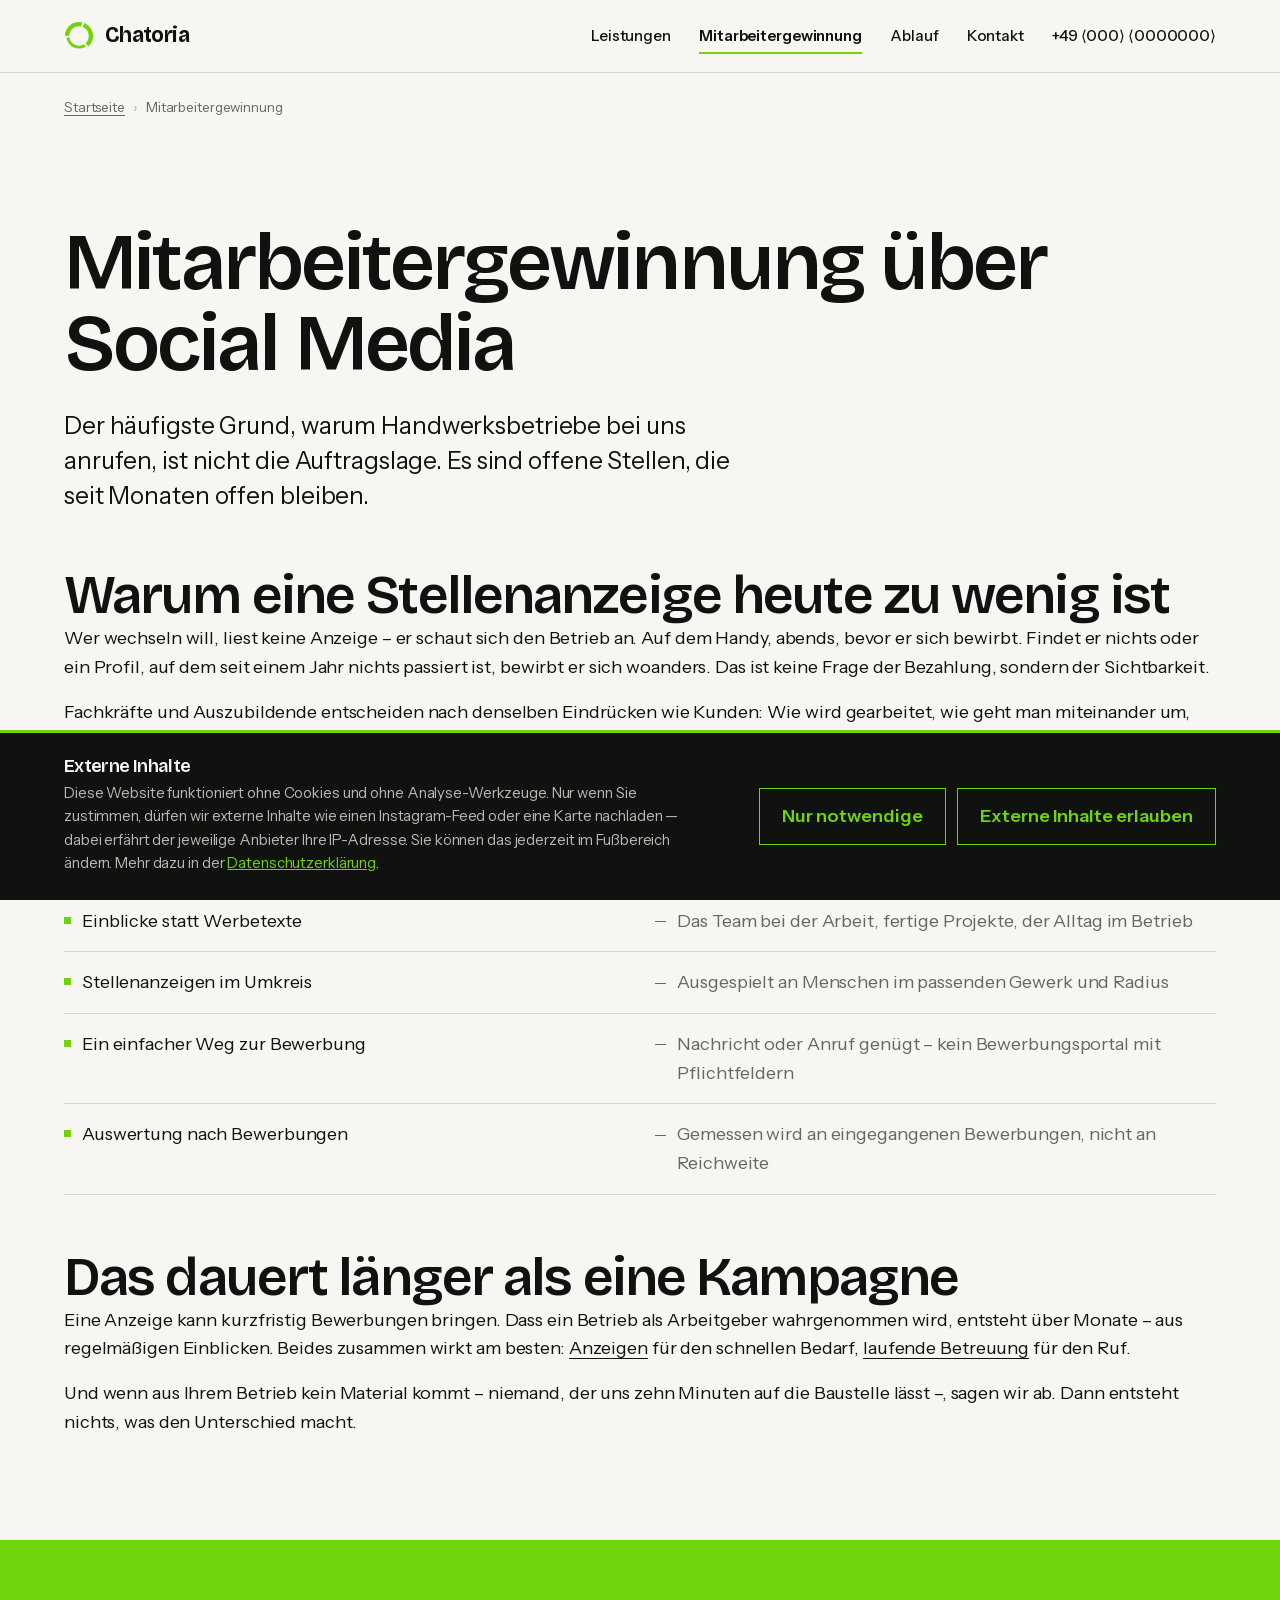
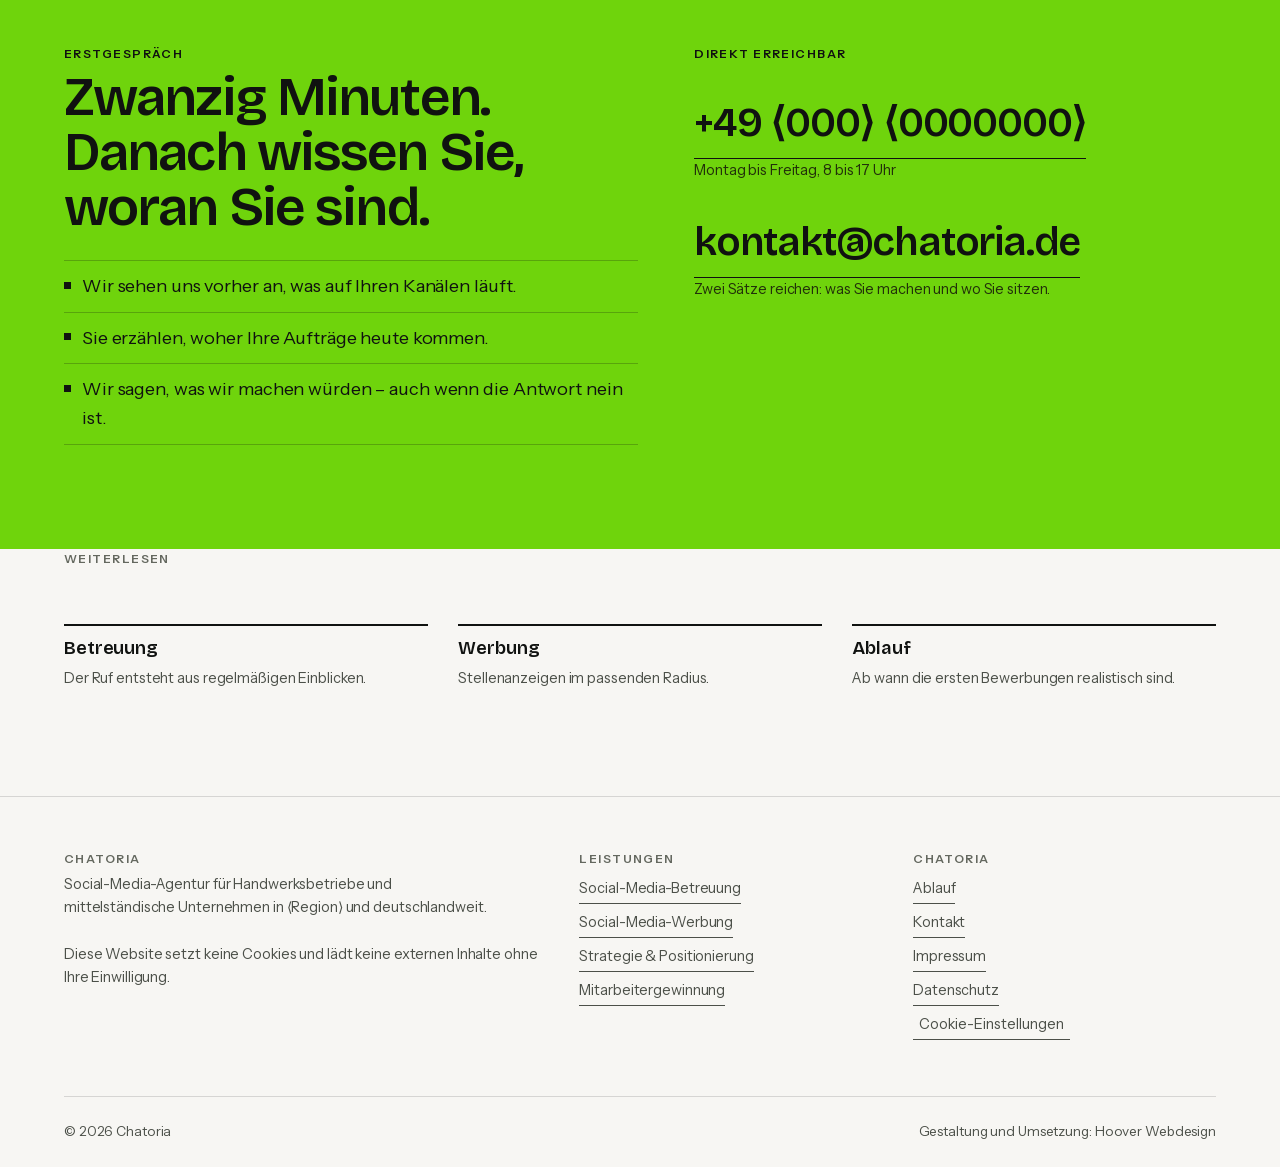
<file: mitarbeitergewinnung/index.html>
<!doctype html>
<html lang="de">
<head>
<meta charset="utf-8">
<meta name="viewport" content="width=device-width, initial-scale=1, viewport-fit=cover">
<meta http-equiv="Content-Security-Policy" content="default-src 'self'; script-src 'self'; style-src 'self'; img-src 'self' data:; font-src 'self'; connect-src 'none'; object-src 'none'; frame-src 'none'; base-uri 'self'; form-action 'self'">
<meta name="referrer" content="strict-origin-when-cross-origin">

<title>Mitarbeitergewinnung über Social Media im Handwerk | Chatoria</title>
<meta name="description" content="Mitarbeitergewinnung über Social Media für Handwerksbetriebe: Wer sieht, wie bei Ihnen gearbeitet wird, bewirbt sich eher – wir zeigen den Betrieb.">
<link rel="canonical" href="https://www.chatoria.de/mitarbeitergewinnung/">
<meta name="robots" content="index, follow, max-image-preview:large">
<meta name="theme-color" content="#F7F6F3">

<meta property="og:type" content="website">
<meta property="og:locale" content="de_DE">
<meta property="og:site_name" content="Chatoria">
<meta property="og:title" content="Mitarbeitergewinnung über Social Media">
<meta property="og:description" content="Mitarbeitergewinnung über Social Media für Handwerksbetriebe: Wer sieht, wie bei Ihnen gearbeitet wird, bewirbt sich eher – wir zeigen den Betrieb.">
<meta property="og:url" content="https://www.chatoria.de/mitarbeitergewinnung/">
<meta property="og:image" content="https://www.chatoria.de/assets/img/og.png">
<meta name="twitter:card" content="summary_large_image">

<link rel="icon" href="data:image/svg+xml,%3Csvg xmlns='http://www.w3.org/2000/svg' viewBox='0 0 100 100'%3E%3Crect width='100' height='100' fill='%23101210'/%3E%3Cg fill='%236FD40C' transform='translate(50 50) scale(.82) translate(-50 -50)'%3E%3Cpath d='M67.61 6.42A47 47 0 0 1 81.45 84.93L71.75 74.15A32.5 32.5 0 0 0 62.17 19.87Z'/%3E%3Cpath d='M72.87 85.22A42 42 0 0 1 8.41 55.85L17.82 54.52A32.5 32.5 0 0 0 67.7 77.26Z'/%3E%3Cpath d='M3.01 49.18A47 47 0 0 1 60.57 4.2L57.31 18.33A32.5 32.5 0 0 0 17.5 49.43Z'/%3E%3C/g%3E%3C/svg%3E">
<link rel="preload" href="/assets/fonts/bricolage-latin.woff2" as="font" type="font/woff2" crossorigin>
<link rel="preload" href="/assets/fonts/instrument-latin.woff2" as="font" type="font/woff2" crossorigin>
<link rel="stylesheet" href="/assets/css/style.css?v=20260823">

<script type="application/ld+json">
{
  "@context": "https://schema.org",
  "@graph": [
    {
      "@type": "ProfessionalService",
      "@id": "https://www.chatoria.de/#org",
      "name": "Chatoria",
      "description": "Social-Media-Agentur für Handwerksbetriebe und mittelständische Unternehmen: Betreuung von Instagram- und Facebook-Kanälen, Werbeanzeigen und Mitarbeitergewinnung.",
      "url": "https://www.chatoria.de/",
      "email": "kontakt@chatoria.de",
      "telephone": "+49-000-0000000",
      "address": { "@type": "PostalAddress", "streetAddress": "⟨Straße⟩", "postalCode": "⟨PLZ⟩", "addressLocality": "⟨Ort⟩", "addressCountry": "DE" },
      "areaServed": { "@type": "Country", "name": "Deutschland" },
      "knowsAbout": ["Social Media für Handwerksbetriebe","Instagram für Handwerker","Facebook-Werbeanzeigen","Mitarbeitergewinnung über Social Media","Content-Planung","Social-Media-Strategie"]
    },
    {
      "@type": "Service",
      "serviceType": "Mitarbeitergewinnung über Social Media",
      "provider": { "@id": "https://www.chatoria.de/#org" },
      "areaServed": { "@type": "Country", "name": "Deutschland" },
      "description": "Gewinnung von Fachkräften und Auszubildenden für Handwerksbetriebe über Instagram- und Facebook-Inhalte sowie gezielte Stellenanzeigen."
    },
    {
      "@type": "BreadcrumbList",
      "itemListElement": [
      {"@type":"ListItem","position":1,"name":"Startseite","item":"https://www.chatoria.de/"},
      {"@type":"ListItem","position":2,"name":"Mitarbeitergewinnung","item":"https://www.chatoria.de/mitarbeitergewinnung/"}
      ]
    }
  ]
}
</script>
</head>
<body>
<a class="skip" href="#inhalt">Zum Inhalt springen</a>

<header class="kopf">
  <div class="breit kopf__innen">
    <a class="logo" href="/" aria-label="Chatoria, zur Startseite">
      <svg viewBox="0 0 100 100" aria-hidden="true">
        <path d="M67.61 6.42A47 47 0 0 1 81.45 84.93L71.75 74.15A32.5 32.5 0 0 0 62.17 19.87Z"/>
        <path d="M72.87 85.22A42 42 0 0 1 8.41 55.85L17.82 54.52A32.5 32.5 0 0 0 67.7 77.26Z"/>
        <path d="M3.01 49.18A47 47 0 0 1 60.57 4.2L57.31 18.33A32.5 32.5 0 0 0 17.5 49.43Z"/>
      </svg>
      <span>Chatoria</span>
    </a>
    <nav class="nav" aria-label="Hauptnavigation">
      <a href="/leistungen/">Leistungen</a>
      <a href="/mitarbeitergewinnung/" aria-current="page">Mitarbeitergewinnung</a>
      <a href="/ablauf/">Ablauf</a>
      <a href="/kontakt/">Kontakt</a>
      <a class="nav__tel" href="tel:+490000000000">+49 ⟨000⟩ ⟨0000000⟩</a>
    </nav>
  </div>
</header>

<nav class="breit krumen" aria-label="Brotkrumennavigation">
  <ol>
    <li><a href="/">Startseite</a></li>
    <li><span aria-current="page">Mitarbeitergewinnung</span></li>
  </ol>
</nav>

<main id="inhalt" class="breit block">
  <h1>Mitarbeitergewinnung über Social Media</h1>
  <p class="gross liste--nah">Der häufigste Grund, warum Handwerksbetriebe bei uns anrufen, ist nicht die Auftragslage. Es sind offene Stellen, die seit Monaten offen bleiben.</p>

  <section class="liste">
    <h2>Warum eine Stellenanzeige heute zu wenig ist</h2>
    <p>Wer wechseln will, liest keine Anzeige – er schaut sich den Betrieb an. Auf dem Handy, abends, bevor er sich bewirbt. Findet er nichts oder ein Profil, auf dem seit einem Jahr nichts passiert ist, bewirbt er sich woanders. Das ist keine Frage der Bezahlung, sondern der Sichtbarkeit.</p>
    <p class="hinweis">Fachkräfte und Auszubildende entscheiden nach denselben Eindrücken wie Kunden: Wie wird gearbeitet, wie geht man miteinander um, wie sieht es dort aus.</p>
  </section>

  <section class="liste">
    <h2>Was wir dafür machen</h2>
    <div class="liste--nah">
      <div class="paar"><p class="paar__ja">Einblicke statt Werbetexte</p><p class="paar__nein">Das Team bei der Arbeit, fertige Projekte, der Alltag im Betrieb</p></div>
      <div class="paar"><p class="paar__ja">Stellenanzeigen im Umkreis</p><p class="paar__nein">Ausgespielt an Menschen im passenden Gewerk und Radius</p></div>
      <div class="paar"><p class="paar__ja">Ein einfacher Weg zur Bewerbung</p><p class="paar__nein">Nachricht oder Anruf genügt – kein Bewerbungsportal mit Pflichtfeldern</p></div>
      <div class="paar"><p class="paar__ja">Auswertung nach Bewerbungen</p><p class="paar__nein">Gemessen wird an eingegangenen Bewerbungen, nicht an Reichweite</p></div>
    </div>
  </section>

  <section class="liste">
    <h2>Das dauert länger als eine Kampagne</h2>
    <p>Eine Anzeige kann kurzfristig Bewerbungen bringen. Dass ein Betrieb als Arbeitgeber wahrgenommen wird, entsteht über Monate – aus regelmäßigen Einblicken. Beides zusammen wirkt am besten: <a class="link" href="/leistungen/social-media-werbung/">Anzeigen</a> für den schnellen Bedarf, <a class="link" href="/leistungen/social-media-betreuung/">laufende Betreuung</a> für den Ruf.</p>
    <p class="hinweis">Und wenn aus Ihrem Betrieb kein Material kommt – niemand, der uns zehn Minuten auf die Baustelle lässt –, sagen wir ab. Dann entsteht nichts, was den Unterschied macht.</p>
  </section>
</main>

  <section class="kontakt block">
    <div class="breit kontakt__innen">
      <div>
        <div class="kopfgruppe kopfgruppe--eng"><p class="marke erbt">Erstgespräch</p>
        <h2>Zwanzig Minuten. Danach wissen Sie, woran Sie sind.</h2></div>
        <div class="liste--nah">
          <p class="kontakt__punkt">Wir sehen uns vorher an, was auf Ihren Kanälen läuft.</p>
          <p class="kontakt__punkt">Sie erzählen, woher Ihre Aufträge heute kommen.</p>
          <p class="kontakt__punkt">Wir sagen, was wir machen würden – auch wenn die Antwort nein ist.</p>
        </div>
      </div>
      <div class="kontakt__wege">
        <p class="marke erbt">Direkt erreichbar</p>
        <p class="abstand-oben"><a class="link tel" href="tel:+490000000000">+49 ⟨000⟩ ⟨0000000⟩</a></p>
        <p class="klein">Montag bis Freitag, 8 bis 17 Uhr</p>
        <p class="liste--nah"><a class="link tel" href="mailto:kontakt@chatoria.de">kontakt@chatoria.de</a></p>
        <p class="klein">Zwei Sätze reichen: was Sie machen und wo Sie sitzen.</p>
      </div>
    </div>
  </section>

  <section class="breit block ohne-oben">
    <p class="marke">Weiterlesen</p>
    <div class="weiter">
      <a href="/leistungen/social-media-betreuung/"><strong>Betreuung</strong><span>Der Ruf entsteht aus regelmäßigen Einblicken.</span></a>
      <a href="/leistungen/social-media-werbung/"><strong>Werbung</strong><span>Stellenanzeigen im passenden Radius.</span></a>
      <a href="/ablauf/"><strong>Ablauf</strong><span>Ab wann die ersten Bewerbungen realistisch sind.</span></a>
    </div>
  </section>

<footer class="fuss breit">
  <div class="fuss__reihe">
    <div>
      <h2>Chatoria</h2>
      <p class="klein fuss-text">Social-Media-Agentur für Handwerksbetriebe und mittelständische Unternehmen in ⟨Region⟩ und deutschlandweit.</p>
      <p class="klein abstand-oben">Diese Website setzt keine Cookies und lädt keine externen Inhalte ohne Ihre Einwilligung.</p>
    </div>
    <div>
      <h2>Leistungen</h2>
      <ul class="klein">
        <li><a class="link" href="/leistungen/social-media-betreuung/">Social-Media-Betreuung</a></li>
        <li><a class="link" href="/leistungen/social-media-werbung/">Social-Media-Werbung</a></li>
        <li><a class="link" href="/leistungen/strategie/">Strategie &amp; Positionierung</a></li>
        <li><a class="link" href="/mitarbeitergewinnung/">Mitarbeitergewinnung</a></li>
      </ul>
    </div>
    <div>
      <h2>Chatoria</h2>
      <ul class="klein">
        <li><a class="link" href="/ablauf/">Ablauf</a></li>
        <li><a class="link" href="/kontakt/">Kontakt</a></li>
        <li><a class="link" href="/impressum/">Impressum</a></li>
        <li><a class="link" href="/datenschutz/">Datenschutz</a></li>
        <li><button type="button" class="link" id="consent-neu">Cookie-Einstellungen</button></li>
      </ul>
    </div>
  </div>
  <div class="fuss__unten">
    <span>© 2026 Chatoria</span>
    <span>Gestaltung und Umsetzung: Hoover Webdesign</span>
  </div>
</footer>

<nav class="rufleiste" aria-label="Direktkontakt">
  <a href="tel:+490000000000">Anrufen</a>
  <a href="mailto:kontakt@chatoria.de">E-Mail</a>
</nav>

<aside class="consent" id="consent" role="dialog" aria-modal="false" aria-labelledby="consent-titel" data-offen="false" hidden>
  <div class="breit consent__innen">
    <div>
      <h2 id="consent-titel">Externe Inhalte</h2>
      <p>Diese Website funktioniert ohne Cookies und ohne Analyse-Werkzeuge. Nur wenn Sie zustimmen, dürfen wir externe Inhalte wie einen Instagram-Feed oder eine Karte nachladen — dabei erfährt der jeweilige Anbieter Ihre IP-Adresse. Sie können das jederzeit im Fußbereich ändern. Mehr dazu in der <a href="/datenschutz/">Datenschutzerklärung</a>.</p>
    </div>
    <div class="consent__knoepfe">
      <button type="button" class="consent__nein" id="consent-nein">Nur notwendige</button>
      <button type="button" class="consent__ja" id="consent-ja">Externe Inhalte erlauben</button>
    </div>
  </div>
</aside>

<script src="/assets/js/app.js?v=20260823"></script>
</body>
</html>
</file>
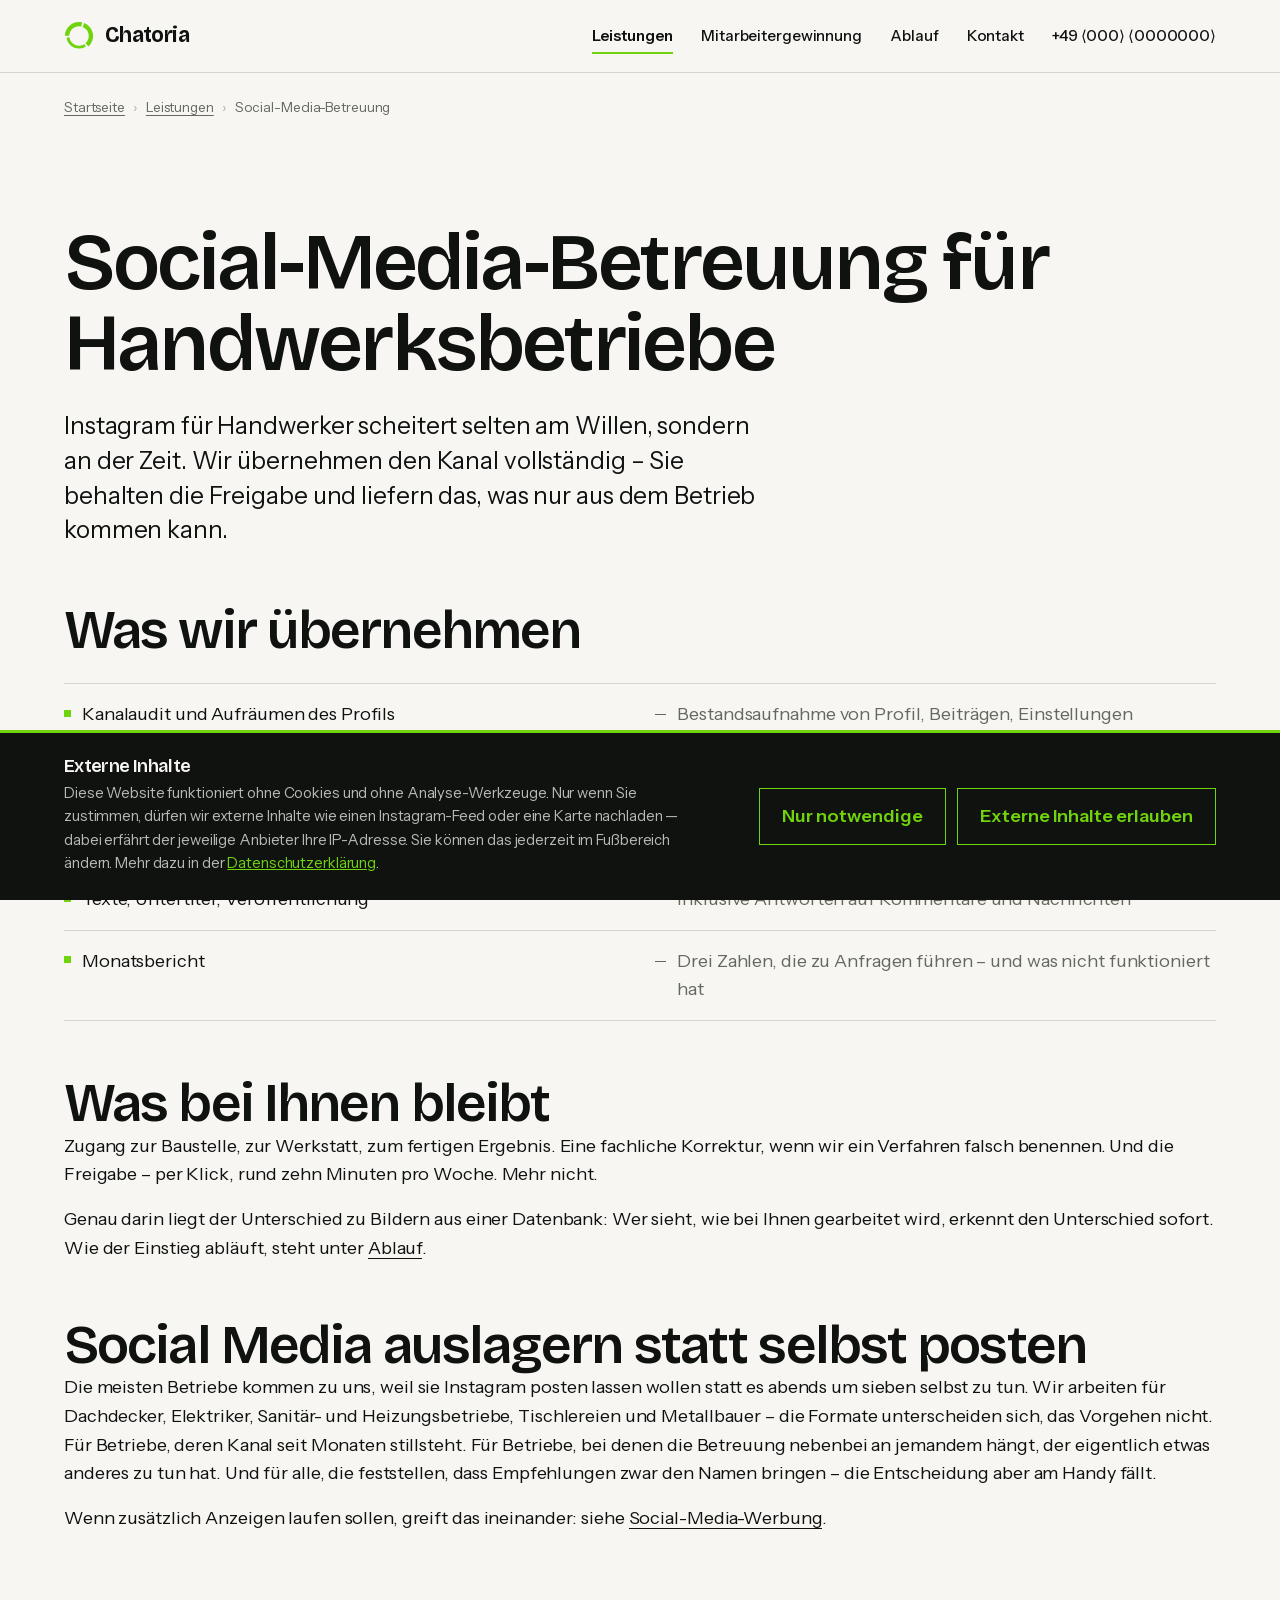
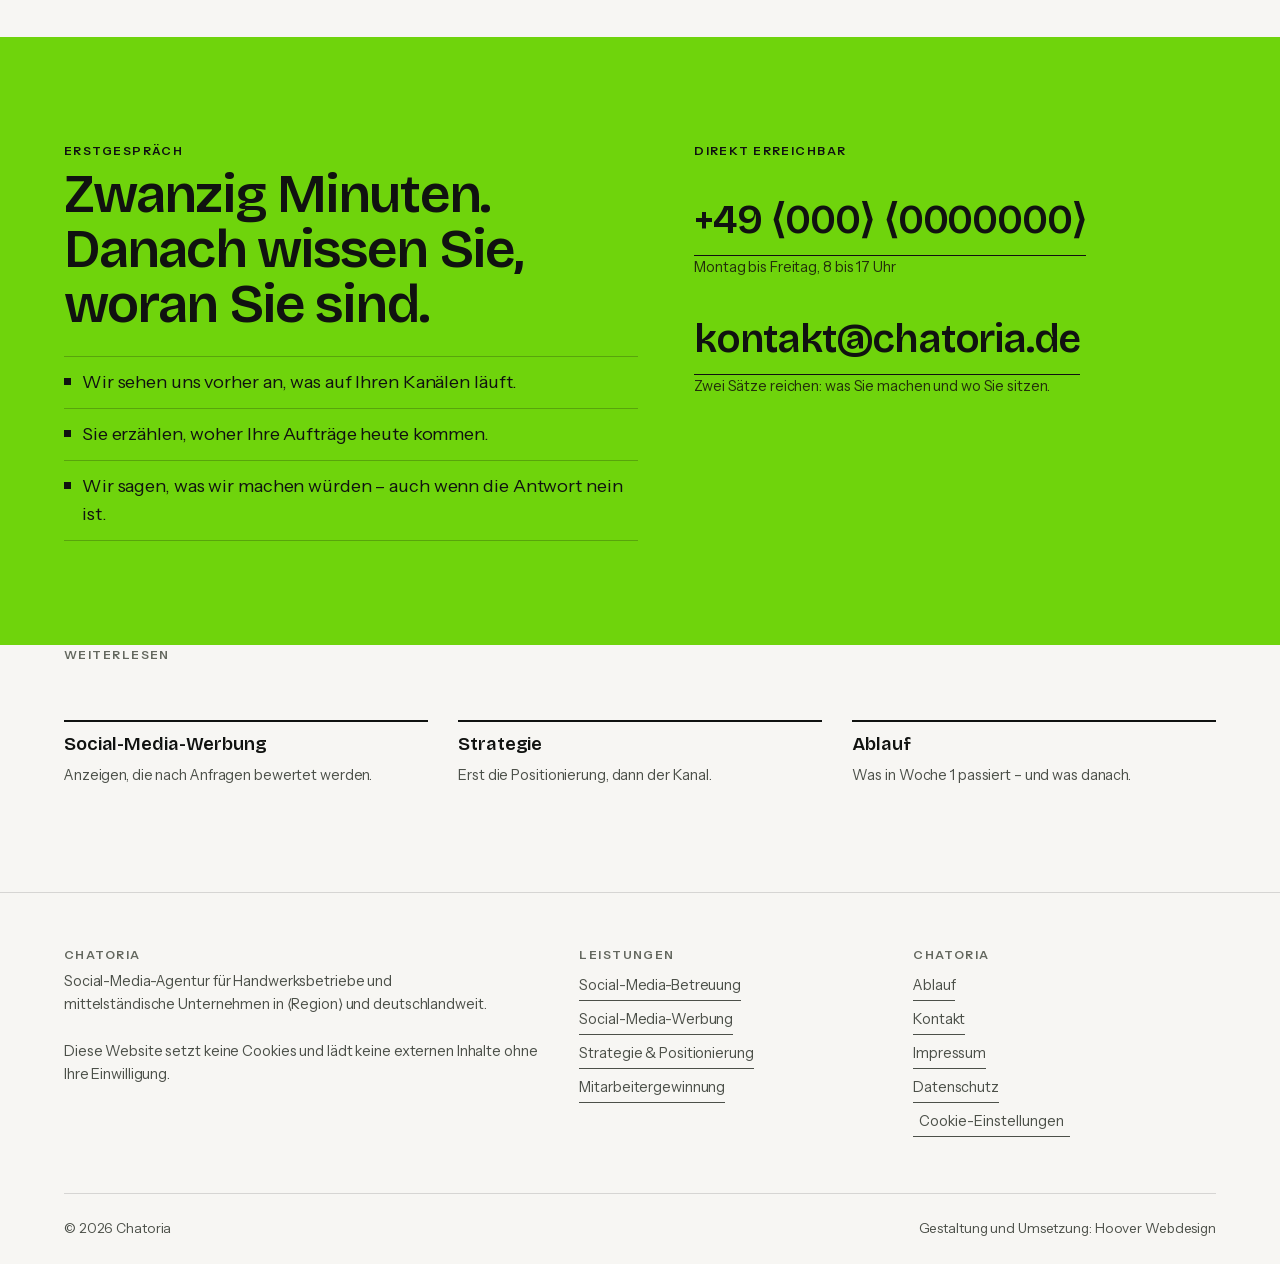
<file: leistungen/social-media-betreuung/index.html>
<!doctype html>
<html lang="de">
<head>
<meta charset="utf-8">
<meta name="viewport" content="width=device-width, initial-scale=1, viewport-fit=cover">
<meta http-equiv="Content-Security-Policy" content="default-src 'self'; script-src 'self'; style-src 'self'; img-src 'self' data:; font-src 'self'; connect-src 'none'; object-src 'none'; frame-src 'none'; base-uri 'self'; form-action 'self'">
<meta name="referrer" content="strict-origin-when-cross-origin">

<title>Social-Media-Betreuung für Handwerksbetriebe | Chatoria</title>
<meta name="description" content="Social Media auslagern statt selbst posten: Wir betreuen Instagram und Facebook für Handwerksbetriebe komplett. Ihr Aufwand: rund zehn Minuten pro Woche.">
<link rel="canonical" href="https://www.chatoria.de/leistungen/social-media-betreuung/">
<meta name="robots" content="index, follow, max-image-preview:large">
<meta name="theme-color" content="#F7F6F3">

<meta property="og:type" content="website">
<meta property="og:locale" content="de_DE">
<meta property="og:site_name" content="Chatoria">
<meta property="og:title" content="Social-Media-Betreuung für Handwerksbetriebe">
<meta property="og:description" content="Social Media auslagern statt selbst posten: Wir betreuen Instagram und Facebook für Handwerksbetriebe komplett. Ihr Aufwand: rund zehn Minuten pro Woche.">
<meta property="og:url" content="https://www.chatoria.de/leistungen/social-media-betreuung/">
<meta property="og:image" content="https://www.chatoria.de/assets/img/og.png">
<meta name="twitter:card" content="summary_large_image">

<link rel="icon" href="data:image/svg+xml,%3Csvg xmlns='http://www.w3.org/2000/svg' viewBox='0 0 100 100'%3E%3Crect width='100' height='100' fill='%23101210'/%3E%3Cg fill='%236FD40C' transform='translate(50 50) scale(.82) translate(-50 -50)'%3E%3Cpath d='M67.61 6.42A47 47 0 0 1 81.45 84.93L71.75 74.15A32.5 32.5 0 0 0 62.17 19.87Z'/%3E%3Cpath d='M72.87 85.22A42 42 0 0 1 8.41 55.85L17.82 54.52A32.5 32.5 0 0 0 67.7 77.26Z'/%3E%3Cpath d='M3.01 49.18A47 47 0 0 1 60.57 4.2L57.31 18.33A32.5 32.5 0 0 0 17.5 49.43Z'/%3E%3C/g%3E%3C/svg%3E">
<link rel="preload" href="/assets/fonts/bricolage-latin.woff2" as="font" type="font/woff2" crossorigin>
<link rel="preload" href="/assets/fonts/instrument-latin.woff2" as="font" type="font/woff2" crossorigin>
<link rel="stylesheet" href="/assets/css/style.css?v=20260823">

<script type="application/ld+json">
{
  "@context": "https://schema.org",
  "@graph": [
    {
      "@type": "ProfessionalService",
      "@id": "https://www.chatoria.de/#org",
      "name": "Chatoria",
      "description": "Social-Media-Agentur für Handwerksbetriebe und mittelständische Unternehmen: Betreuung von Instagram- und Facebook-Kanälen, Werbeanzeigen und Mitarbeitergewinnung.",
      "url": "https://www.chatoria.de/",
      "email": "kontakt@chatoria.de",
      "telephone": "+49-000-0000000",
      "address": { "@type": "PostalAddress", "streetAddress": "⟨Straße⟩", "postalCode": "⟨PLZ⟩", "addressLocality": "⟨Ort⟩", "addressCountry": "DE" },
      "areaServed": { "@type": "Country", "name": "Deutschland" },
      "knowsAbout": ["Social Media für Handwerksbetriebe","Instagram für Handwerker","Facebook-Werbeanzeigen","Mitarbeitergewinnung über Social Media","Content-Planung","Social-Media-Strategie"]
    },
    {
      "@type": "Service",
      "serviceType": "Social-Media-Betreuung",
      "provider": { "@id": "https://www.chatoria.de/#org" },
      "areaServed": { "@type": "Country", "name": "Deutschland" },
      "description": "Laufende Betreuung von Instagram- und Facebook-Kanälen für Handwerksbetriebe: Redaktionsplan, Produktion, Veröffentlichung, Community-Management und monatliche Auswertung."
    },
    {
      "@type": "BreadcrumbList",
      "itemListElement": [
      {"@type":"ListItem","position":1,"name":"Startseite","item":"https://www.chatoria.de/"},
      {"@type":"ListItem","position":2,"name":"Leistungen","item":"https://www.chatoria.de/leistungen/"},
      {"@type":"ListItem","position":3,"name":"Social-Media-Betreuung","item":"https://www.chatoria.de/leistungen/social-media-betreuung/"}
      ]
    }
  ]
}
</script>
</head>
<body>
<a class="skip" href="#inhalt">Zum Inhalt springen</a>

<header class="kopf">
  <div class="breit kopf__innen">
    <a class="logo" href="/" aria-label="Chatoria, zur Startseite">
      <svg viewBox="0 0 100 100" aria-hidden="true">
        <path d="M67.61 6.42A47 47 0 0 1 81.45 84.93L71.75 74.15A32.5 32.5 0 0 0 62.17 19.87Z"/>
        <path d="M72.87 85.22A42 42 0 0 1 8.41 55.85L17.82 54.52A32.5 32.5 0 0 0 67.7 77.26Z"/>
        <path d="M3.01 49.18A47 47 0 0 1 60.57 4.2L57.31 18.33A32.5 32.5 0 0 0 17.5 49.43Z"/>
      </svg>
      <span>Chatoria</span>
    </a>
    <nav class="nav" aria-label="Hauptnavigation">
      <a href="/leistungen/" aria-current="page">Leistungen</a>
      <a href="/mitarbeitergewinnung/">Mitarbeitergewinnung</a>
      <a href="/ablauf/">Ablauf</a>
      <a href="/kontakt/">Kontakt</a>
      <a class="nav__tel" href="tel:+490000000000">+49 ⟨000⟩ ⟨0000000⟩</a>
    </nav>
  </div>
</header>

<nav class="breit krumen" aria-label="Brotkrumennavigation">
  <ol>
    <li><a href="/">Startseite</a></li>
    <li><a href="/leistungen/">Leistungen</a></li>
    <li><span aria-current="page">Social-Media-Betreuung</span></li>
  </ol>
</nav>

<main id="inhalt" class="breit block">
  <h1>Social-Media-Betreuung für Handwerksbetriebe</h1>
  <p class="gross liste--nah">Instagram für Handwerker scheitert selten am Willen, sondern an der Zeit. Wir übernehmen den Kanal vollständig – Sie behalten die Freigabe und liefern das, was nur aus dem Betrieb kommen kann.</p>

  <section class="liste">
    <h2>Was wir übernehmen</h2>
    <div class="liste--nah">
      <div class="paar"><p class="paar__ja">Kanalaudit und Aufräumen des Profils</p><p class="paar__nein">Bestandsaufnahme von Profil, Beiträgen, Einstellungen</p></div>
      <div class="paar"><p class="paar__ja">Redaktionsplan für den Monat</p><p class="paar__nein">Feste Formate pro Woche, einen Monat im Voraus</p></div>
      <div class="paar"><p class="paar__ja">Fotos und Videos vor Ort</p><p class="paar__nein">Ein Termin im Betrieb, daraus entsteht Material für Wochen</p></div>
      <div class="paar"><p class="paar__ja">Texte, Untertitel, Veröffentlichung</p><p class="paar__nein">Inklusive Antworten auf Kommentare und Nachrichten</p></div>
      <div class="paar"><p class="paar__ja">Monatsbericht</p><p class="paar__nein">Drei Zahlen, die zu Anfragen führen – und was nicht funktioniert hat</p></div>
    </div>
  </section>

  <section class="liste">
    <h2>Was bei Ihnen bleibt</h2>
    <p>Zugang zur Baustelle, zur Werkstatt, zum fertigen Ergebnis. Eine fachliche Korrektur, wenn wir ein Verfahren falsch benennen. Und die Freigabe – per Klick, rund zehn Minuten pro Woche. Mehr nicht.</p>
    <p class="hinweis">Genau darin liegt der Unterschied zu Bildern aus einer Datenbank: Wer sieht, wie bei Ihnen gearbeitet wird, erkennt den Unterschied sofort. Wie der Einstieg abläuft, steht unter <a class="link" href="/ablauf/">Ablauf</a>.</p>
  </section>

  <section class="liste">
    <h2>Social Media auslagern statt selbst posten</h2>
    <p>Die meisten Betriebe kommen zu uns, weil sie Instagram posten lassen wollen statt es abends um sieben selbst zu tun. Wir arbeiten für Dachdecker, Elektriker, Sanitär- und Heizungsbetriebe, Tischlereien und Metallbauer – die Formate unterscheiden sich, das Vorgehen nicht. Für Betriebe, deren Kanal seit Monaten stillsteht. Für Betriebe, bei denen die Betreuung nebenbei an jemandem hängt, der eigentlich etwas anderes zu tun hat. Und für alle, die feststellen, dass Empfehlungen zwar den Namen bringen – die Entscheidung aber am Handy fällt.</p>
    <p class="hinweis">Wenn zusätzlich Anzeigen laufen sollen, greift das ineinander: siehe <a class="link" href="/leistungen/social-media-werbung/">Social-Media-Werbung</a>.</p>
  </section>
</main>

  <section class="kontakt block">
    <div class="breit kontakt__innen">
      <div>
        <div class="kopfgruppe kopfgruppe--eng"><p class="marke erbt">Erstgespräch</p>
        <h2>Zwanzig Minuten. Danach wissen Sie, woran Sie sind.</h2></div>
        <div class="liste--nah">
          <p class="kontakt__punkt">Wir sehen uns vorher an, was auf Ihren Kanälen läuft.</p>
          <p class="kontakt__punkt">Sie erzählen, woher Ihre Aufträge heute kommen.</p>
          <p class="kontakt__punkt">Wir sagen, was wir machen würden – auch wenn die Antwort nein ist.</p>
        </div>
      </div>
      <div class="kontakt__wege">
        <p class="marke erbt">Direkt erreichbar</p>
        <p class="abstand-oben"><a class="link tel" href="tel:+490000000000">+49 ⟨000⟩ ⟨0000000⟩</a></p>
        <p class="klein">Montag bis Freitag, 8 bis 17 Uhr</p>
        <p class="liste--nah"><a class="link tel" href="mailto:kontakt@chatoria.de">kontakt@chatoria.de</a></p>
        <p class="klein">Zwei Sätze reichen: was Sie machen und wo Sie sitzen.</p>
      </div>
    </div>
  </section>

  <section class="breit block ohne-oben">
    <p class="marke">Weiterlesen</p>
    <div class="weiter">
      <a href="/leistungen/social-media-werbung/"><strong>Social-Media-Werbung</strong><span>Anzeigen, die nach Anfragen bewertet werden.</span></a>
      <a href="/leistungen/strategie/"><strong>Strategie</strong><span>Erst die Positionierung, dann der Kanal.</span></a>
      <a href="/ablauf/"><strong>Ablauf</strong><span>Was in Woche 1 passiert – und was danach.</span></a>
    </div>
  </section>

<footer class="fuss breit">
  <div class="fuss__reihe">
    <div>
      <h2>Chatoria</h2>
      <p class="klein fuss-text">Social-Media-Agentur für Handwerksbetriebe und mittelständische Unternehmen in ⟨Region⟩ und deutschlandweit.</p>
      <p class="klein abstand-oben">Diese Website setzt keine Cookies und lädt keine externen Inhalte ohne Ihre Einwilligung.</p>
    </div>
    <div>
      <h2>Leistungen</h2>
      <ul class="klein">
        <li><a class="link" href="/leistungen/social-media-betreuung/">Social-Media-Betreuung</a></li>
        <li><a class="link" href="/leistungen/social-media-werbung/">Social-Media-Werbung</a></li>
        <li><a class="link" href="/leistungen/strategie/">Strategie &amp; Positionierung</a></li>
        <li><a class="link" href="/mitarbeitergewinnung/">Mitarbeitergewinnung</a></li>
      </ul>
    </div>
    <div>
      <h2>Chatoria</h2>
      <ul class="klein">
        <li><a class="link" href="/ablauf/">Ablauf</a></li>
        <li><a class="link" href="/kontakt/">Kontakt</a></li>
        <li><a class="link" href="/impressum/">Impressum</a></li>
        <li><a class="link" href="/datenschutz/">Datenschutz</a></li>
        <li><button type="button" class="link" id="consent-neu">Cookie-Einstellungen</button></li>
      </ul>
    </div>
  </div>
  <div class="fuss__unten">
    <span>© 2026 Chatoria</span>
    <span>Gestaltung und Umsetzung: Hoover Webdesign</span>
  </div>
</footer>

<nav class="rufleiste" aria-label="Direktkontakt">
  <a href="tel:+490000000000">Anrufen</a>
  <a href="mailto:kontakt@chatoria.de">E-Mail</a>
</nav>

<aside class="consent" id="consent" role="dialog" aria-modal="false" aria-labelledby="consent-titel" data-offen="false" hidden>
  <div class="breit consent__innen">
    <div>
      <h2 id="consent-titel">Externe Inhalte</h2>
      <p>Diese Website funktioniert ohne Cookies und ohne Analyse-Werkzeuge. Nur wenn Sie zustimmen, dürfen wir externe Inhalte wie einen Instagram-Feed oder eine Karte nachladen — dabei erfährt der jeweilige Anbieter Ihre IP-Adresse. Sie können das jederzeit im Fußbereich ändern. Mehr dazu in der <a href="/datenschutz/">Datenschutzerklärung</a>.</p>
    </div>
    <div class="consent__knoepfe">
      <button type="button" class="consent__nein" id="consent-nein">Nur notwendige</button>
      <button type="button" class="consent__ja" id="consent-ja">Externe Inhalte erlauben</button>
    </div>
  </div>
</aside>

<script src="/assets/js/app.js?v=20260823"></script>
</body>
</html>
</file>
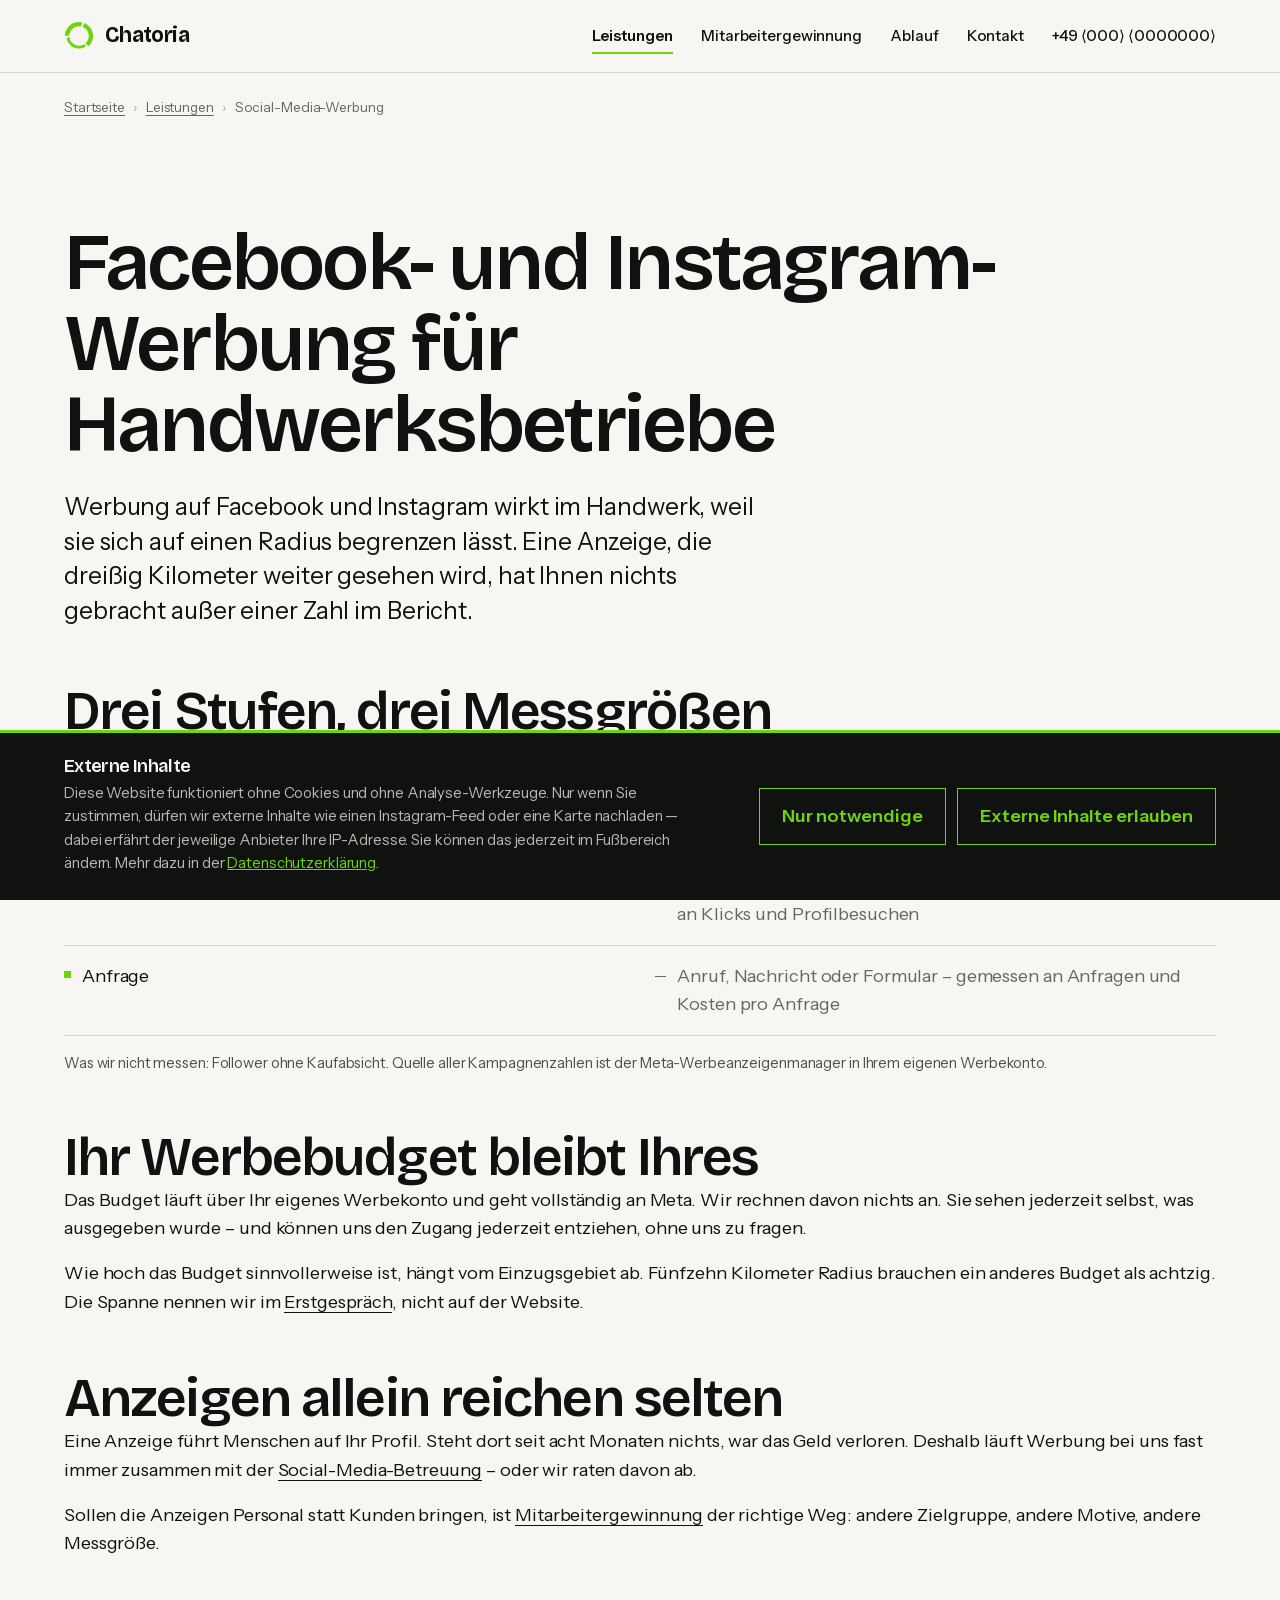
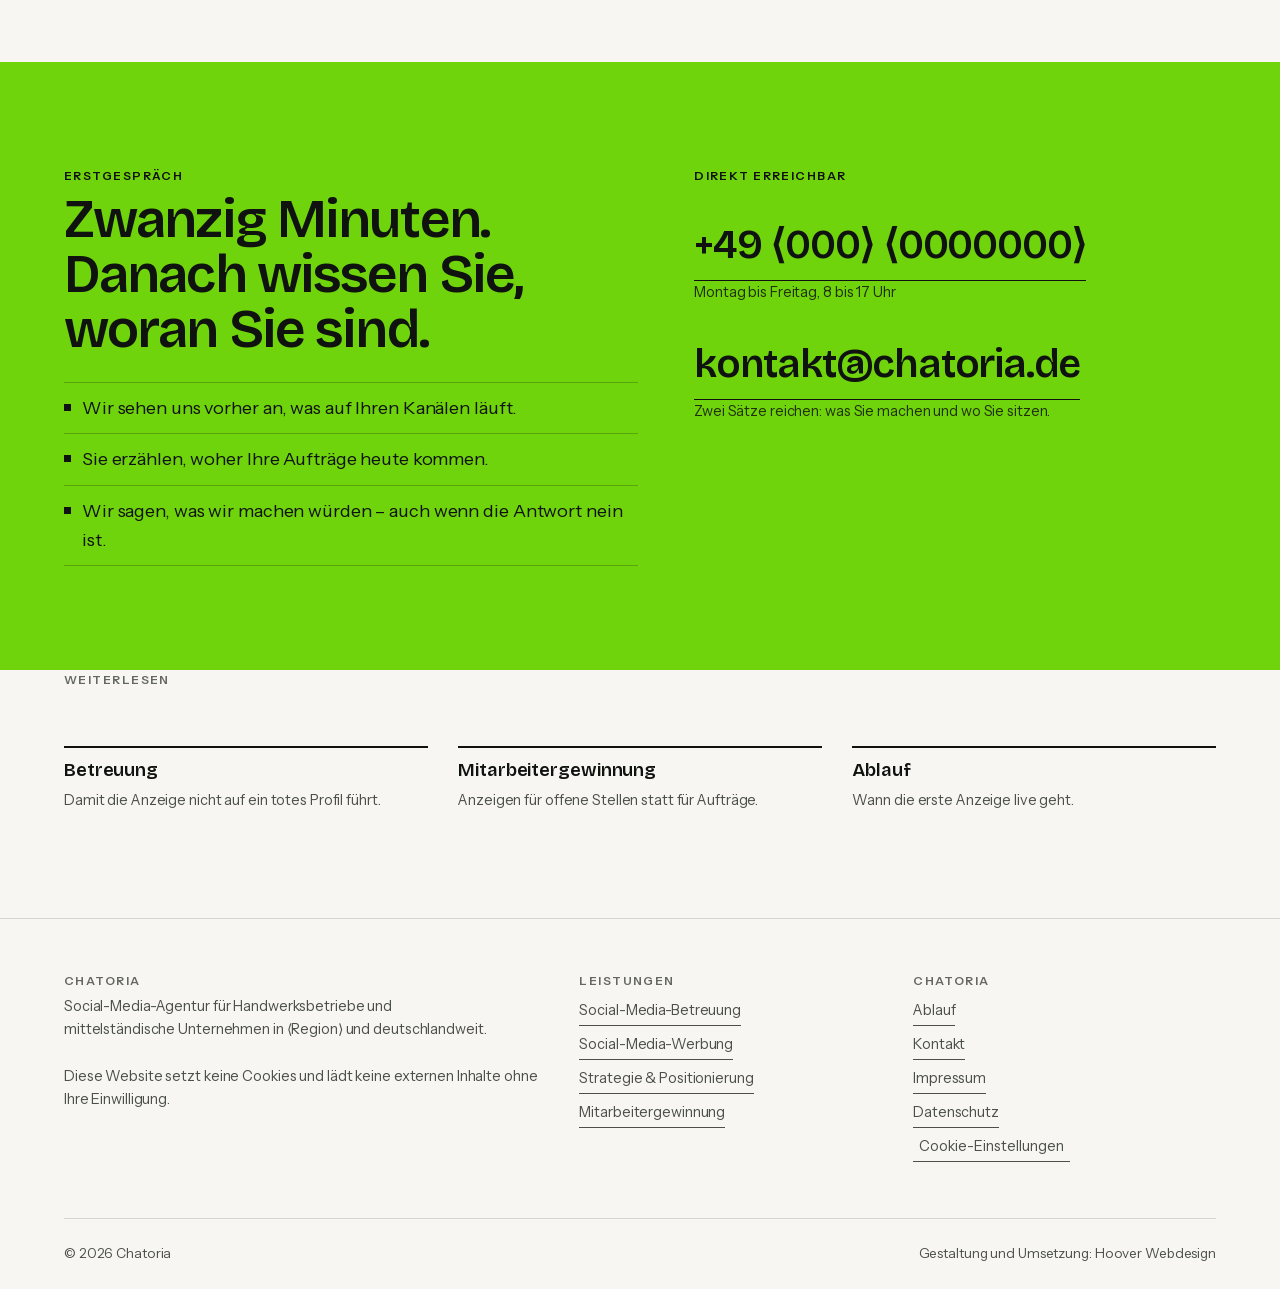
<file: leistungen/social-media-werbung/index.html>
<!doctype html>
<html lang="de">
<head>
<meta charset="utf-8">
<meta name="viewport" content="width=device-width, initial-scale=1, viewport-fit=cover">
<meta http-equiv="Content-Security-Policy" content="default-src 'self'; script-src 'self'; style-src 'self'; img-src 'self' data:; font-src 'self'; connect-src 'none'; object-src 'none'; frame-src 'none'; base-uri 'self'; form-action 'self'">
<meta name="referrer" content="strict-origin-when-cross-origin">

<title>Facebook- &amp; Instagram-Werbung für Handwerk | Chatoria</title>
<meta name="description" content="Werbeanzeigen auf Facebook und Instagram für Handwerksbetriebe: begrenzt auf Ihr Einzugsgebiet, ausgewertet nach Anfragen und Kosten pro Anfrage statt nach Likes.">
<link rel="canonical" href="https://www.chatoria.de/leistungen/social-media-werbung/">
<meta name="robots" content="index, follow, max-image-preview:large">
<meta name="theme-color" content="#F7F6F3">

<meta property="og:type" content="website">
<meta property="og:locale" content="de_DE">
<meta property="og:site_name" content="Chatoria">
<meta property="og:title" content="Facebook- und Instagram-Werbung für Handwerksbetriebe">
<meta property="og:description" content="Werbeanzeigen auf Facebook und Instagram für Handwerksbetriebe: begrenzt auf Ihr Einzugsgebiet, ausgewertet nach Anfragen und Kosten pro Anfrage statt nach Likes.">
<meta property="og:url" content="https://www.chatoria.de/leistungen/social-media-werbung/">
<meta property="og:image" content="https://www.chatoria.de/assets/img/og.png">
<meta name="twitter:card" content="summary_large_image">

<link rel="icon" href="data:image/svg+xml,%3Csvg xmlns='http://www.w3.org/2000/svg' viewBox='0 0 100 100'%3E%3Crect width='100' height='100' fill='%23101210'/%3E%3Cg fill='%236FD40C' transform='translate(50 50) scale(.82) translate(-50 -50)'%3E%3Cpath d='M67.61 6.42A47 47 0 0 1 81.45 84.93L71.75 74.15A32.5 32.5 0 0 0 62.17 19.87Z'/%3E%3Cpath d='M72.87 85.22A42 42 0 0 1 8.41 55.85L17.82 54.52A32.5 32.5 0 0 0 67.7 77.26Z'/%3E%3Cpath d='M3.01 49.18A47 47 0 0 1 60.57 4.2L57.31 18.33A32.5 32.5 0 0 0 17.5 49.43Z'/%3E%3C/g%3E%3C/svg%3E">
<link rel="preload" href="/assets/fonts/bricolage-latin.woff2" as="font" type="font/woff2" crossorigin>
<link rel="preload" href="/assets/fonts/instrument-latin.woff2" as="font" type="font/woff2" crossorigin>
<link rel="stylesheet" href="/assets/css/style.css?v=20260823">

<script type="application/ld+json">
{
  "@context": "https://schema.org",
  "@graph": [
    {
      "@type": "ProfessionalService",
      "@id": "https://www.chatoria.de/#org",
      "name": "Chatoria",
      "description": "Social-Media-Agentur für Handwerksbetriebe und mittelständische Unternehmen: Betreuung von Instagram- und Facebook-Kanälen, Werbeanzeigen und Mitarbeitergewinnung.",
      "url": "https://www.chatoria.de/",
      "email": "kontakt@chatoria.de",
      "telephone": "+49-000-0000000",
      "address": { "@type": "PostalAddress", "streetAddress": "⟨Straße⟩", "postalCode": "⟨PLZ⟩", "addressLocality": "⟨Ort⟩", "addressCountry": "DE" },
      "areaServed": { "@type": "Country", "name": "Deutschland" },
      "knowsAbout": ["Social Media für Handwerksbetriebe","Instagram für Handwerker","Facebook-Werbeanzeigen","Mitarbeitergewinnung über Social Media","Content-Planung","Social-Media-Strategie"]
    },
    {
      "@type": "Service",
      "serviceType": "Social-Media-Werbung",
      "provider": { "@id": "https://www.chatoria.de/#org" },
      "areaServed": { "@type": "Country", "name": "Deutschland" },
      "description": "Planung und Steuerung von Werbeanzeigen auf Facebook und Instagram für Handwerksbetriebe, ausgewertet nach eingegangenen Anfragen."
    },
    {
      "@type": "BreadcrumbList",
      "itemListElement": [
      {"@type":"ListItem","position":1,"name":"Startseite","item":"https://www.chatoria.de/"},
      {"@type":"ListItem","position":2,"name":"Leistungen","item":"https://www.chatoria.de/leistungen/"},
      {"@type":"ListItem","position":3,"name":"Social-Media-Werbung","item":"https://www.chatoria.de/leistungen/social-media-werbung/"}
      ]
    }
  ]
}
</script>
</head>
<body>
<a class="skip" href="#inhalt">Zum Inhalt springen</a>

<header class="kopf">
  <div class="breit kopf__innen">
    <a class="logo" href="/" aria-label="Chatoria, zur Startseite">
      <svg viewBox="0 0 100 100" aria-hidden="true">
        <path d="M67.61 6.42A47 47 0 0 1 81.45 84.93L71.75 74.15A32.5 32.5 0 0 0 62.17 19.87Z"/>
        <path d="M72.87 85.22A42 42 0 0 1 8.41 55.85L17.82 54.52A32.5 32.5 0 0 0 67.7 77.26Z"/>
        <path d="M3.01 49.18A47 47 0 0 1 60.57 4.2L57.31 18.33A32.5 32.5 0 0 0 17.5 49.43Z"/>
      </svg>
      <span>Chatoria</span>
    </a>
    <nav class="nav" aria-label="Hauptnavigation">
      <a href="/leistungen/" aria-current="page">Leistungen</a>
      <a href="/mitarbeitergewinnung/">Mitarbeitergewinnung</a>
      <a href="/ablauf/">Ablauf</a>
      <a href="/kontakt/">Kontakt</a>
      <a class="nav__tel" href="tel:+490000000000">+49 ⟨000⟩ ⟨0000000⟩</a>
    </nav>
  </div>
</header>

<nav class="breit krumen" aria-label="Brotkrumennavigation">
  <ol>
    <li><a href="/">Startseite</a></li>
    <li><a href="/leistungen/">Leistungen</a></li>
    <li><span aria-current="page">Social-Media-Werbung</span></li>
  </ol>
</nav>

<main id="inhalt" class="breit block">
  <h1>Facebook- und Instagram-Werbung für Handwerksbetriebe</h1>
  <p class="gross liste--nah">Werbung auf Facebook und Instagram wirkt im Handwerk, weil sie sich auf einen Radius begrenzen lässt. Eine Anzeige, die dreißig Kilometer weiter gesehen wird, hat Ihnen nichts gebracht außer einer Zahl im Bericht.</p>

  <section class="liste">
    <h2>Drei Stufen, drei Messgrößen</h2>
    <div class="liste--nah">
      <div class="paar"><p class="paar__ja">Aufmerksamkeit</p><p class="paar__nein">Ihre Anzeige läuft im festgelegten Umkreis – gemessen an Aufrufen im Einzugsgebiet</p></div>
      <div class="paar"><p class="paar__ja">Interesse</p><p class="paar__nein">Wer stehen bleibt, klickt oder sieht sich das Profil an – gemessen an Klicks und Profilbesuchen</p></div>
      <div class="paar"><p class="paar__ja">Anfrage</p><p class="paar__nein">Anruf, Nachricht oder Formular – gemessen an Anfragen und Kosten pro Anfrage</p></div>
    </div>
    <p class="klein hinweis">Was wir nicht messen: Follower ohne Kaufabsicht. Quelle aller Kampagnenzahlen ist der Meta-Werbeanzeigenmanager in Ihrem eigenen Werbekonto.</p>
  </section>

  <section class="liste">
    <h2>Ihr Werbebudget bleibt Ihres</h2>
    <p>Das Budget läuft über Ihr eigenes Werbekonto und geht vollständig an Meta. Wir rechnen davon nichts an. Sie sehen jederzeit selbst, was ausgegeben wurde – und können uns den Zugang jederzeit entziehen, ohne uns zu fragen.</p>
    <p class="hinweis">Wie hoch das Budget sinnvollerweise ist, hängt vom Einzugsgebiet ab. Fünfzehn Kilometer Radius brauchen ein anderes Budget als achtzig. Die Spanne nennen wir im <a class="link" href="/kontakt/">Erstgespräch</a>, nicht auf der Website.</p>
  </section>

  <section class="liste">
    <h2>Anzeigen allein reichen selten</h2>
    <p>Eine Anzeige führt Menschen auf Ihr Profil. Steht dort seit acht Monaten nichts, war das Geld verloren. Deshalb läuft Werbung bei uns fast immer zusammen mit der <a class="link" href="/leistungen/social-media-betreuung/">Social-Media-Betreuung</a> – oder wir raten davon ab.</p>
    <p class="hinweis">Sollen die Anzeigen Personal statt Kunden bringen, ist <a class="link" href="/mitarbeitergewinnung/">Mitarbeitergewinnung</a> der richtige Weg: andere Zielgruppe, andere Motive, andere Messgröße.</p>
  </section>
</main>

  <section class="kontakt block">
    <div class="breit kontakt__innen">
      <div>
        <div class="kopfgruppe kopfgruppe--eng"><p class="marke erbt">Erstgespräch</p>
        <h2>Zwanzig Minuten. Danach wissen Sie, woran Sie sind.</h2></div>
        <div class="liste--nah">
          <p class="kontakt__punkt">Wir sehen uns vorher an, was auf Ihren Kanälen läuft.</p>
          <p class="kontakt__punkt">Sie erzählen, woher Ihre Aufträge heute kommen.</p>
          <p class="kontakt__punkt">Wir sagen, was wir machen würden – auch wenn die Antwort nein ist.</p>
        </div>
      </div>
      <div class="kontakt__wege">
        <p class="marke erbt">Direkt erreichbar</p>
        <p class="abstand-oben"><a class="link tel" href="tel:+490000000000">+49 ⟨000⟩ ⟨0000000⟩</a></p>
        <p class="klein">Montag bis Freitag, 8 bis 17 Uhr</p>
        <p class="liste--nah"><a class="link tel" href="mailto:kontakt@chatoria.de">kontakt@chatoria.de</a></p>
        <p class="klein">Zwei Sätze reichen: was Sie machen und wo Sie sitzen.</p>
      </div>
    </div>
  </section>

  <section class="breit block ohne-oben">
    <p class="marke">Weiterlesen</p>
    <div class="weiter">
      <a href="/leistungen/social-media-betreuung/"><strong>Betreuung</strong><span>Damit die Anzeige nicht auf ein totes Profil führt.</span></a>
      <a href="/mitarbeitergewinnung/"><strong>Mitarbeitergewinnung</strong><span>Anzeigen für offene Stellen statt für Aufträge.</span></a>
      <a href="/ablauf/"><strong>Ablauf</strong><span>Wann die erste Anzeige live geht.</span></a>
    </div>
  </section>

<footer class="fuss breit">
  <div class="fuss__reihe">
    <div>
      <h2>Chatoria</h2>
      <p class="klein fuss-text">Social-Media-Agentur für Handwerksbetriebe und mittelständische Unternehmen in ⟨Region⟩ und deutschlandweit.</p>
      <p class="klein abstand-oben">Diese Website setzt keine Cookies und lädt keine externen Inhalte ohne Ihre Einwilligung.</p>
    </div>
    <div>
      <h2>Leistungen</h2>
      <ul class="klein">
        <li><a class="link" href="/leistungen/social-media-betreuung/">Social-Media-Betreuung</a></li>
        <li><a class="link" href="/leistungen/social-media-werbung/">Social-Media-Werbung</a></li>
        <li><a class="link" href="/leistungen/strategie/">Strategie &amp; Positionierung</a></li>
        <li><a class="link" href="/mitarbeitergewinnung/">Mitarbeitergewinnung</a></li>
      </ul>
    </div>
    <div>
      <h2>Chatoria</h2>
      <ul class="klein">
        <li><a class="link" href="/ablauf/">Ablauf</a></li>
        <li><a class="link" href="/kontakt/">Kontakt</a></li>
        <li><a class="link" href="/impressum/">Impressum</a></li>
        <li><a class="link" href="/datenschutz/">Datenschutz</a></li>
        <li><button type="button" class="link" id="consent-neu">Cookie-Einstellungen</button></li>
      </ul>
    </div>
  </div>
  <div class="fuss__unten">
    <span>© 2026 Chatoria</span>
    <span>Gestaltung und Umsetzung: Hoover Webdesign</span>
  </div>
</footer>

<nav class="rufleiste" aria-label="Direktkontakt">
  <a href="tel:+490000000000">Anrufen</a>
  <a href="mailto:kontakt@chatoria.de">E-Mail</a>
</nav>

<aside class="consent" id="consent" role="dialog" aria-modal="false" aria-labelledby="consent-titel" data-offen="false" hidden>
  <div class="breit consent__innen">
    <div>
      <h2 id="consent-titel">Externe Inhalte</h2>
      <p>Diese Website funktioniert ohne Cookies und ohne Analyse-Werkzeuge. Nur wenn Sie zustimmen, dürfen wir externe Inhalte wie einen Instagram-Feed oder eine Karte nachladen — dabei erfährt der jeweilige Anbieter Ihre IP-Adresse. Sie können das jederzeit im Fußbereich ändern. Mehr dazu in der <a href="/datenschutz/">Datenschutzerklärung</a>.</p>
    </div>
    <div class="consent__knoepfe">
      <button type="button" class="consent__nein" id="consent-nein">Nur notwendige</button>
      <button type="button" class="consent__ja" id="consent-ja">Externe Inhalte erlauben</button>
    </div>
  </div>
</aside>

<script src="/assets/js/app.js?v=20260823"></script>
</body>
</html>
</file>
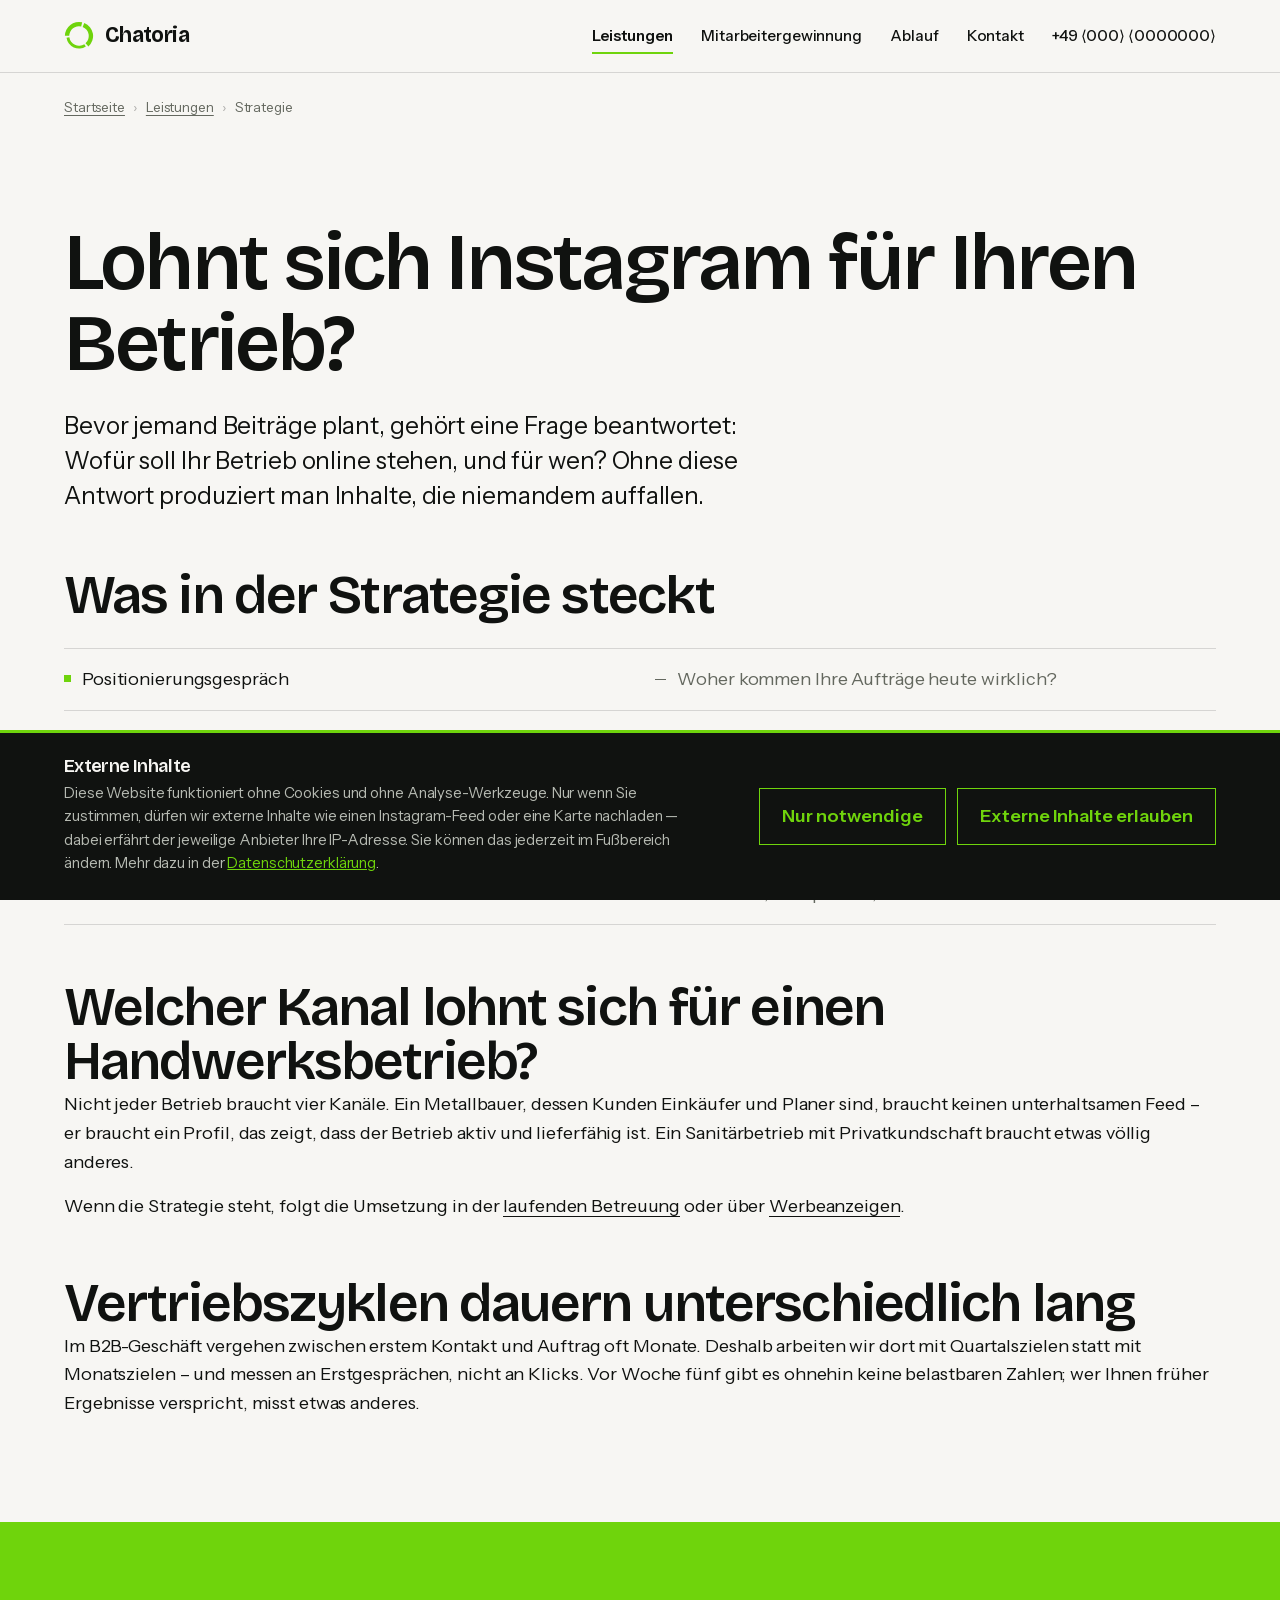
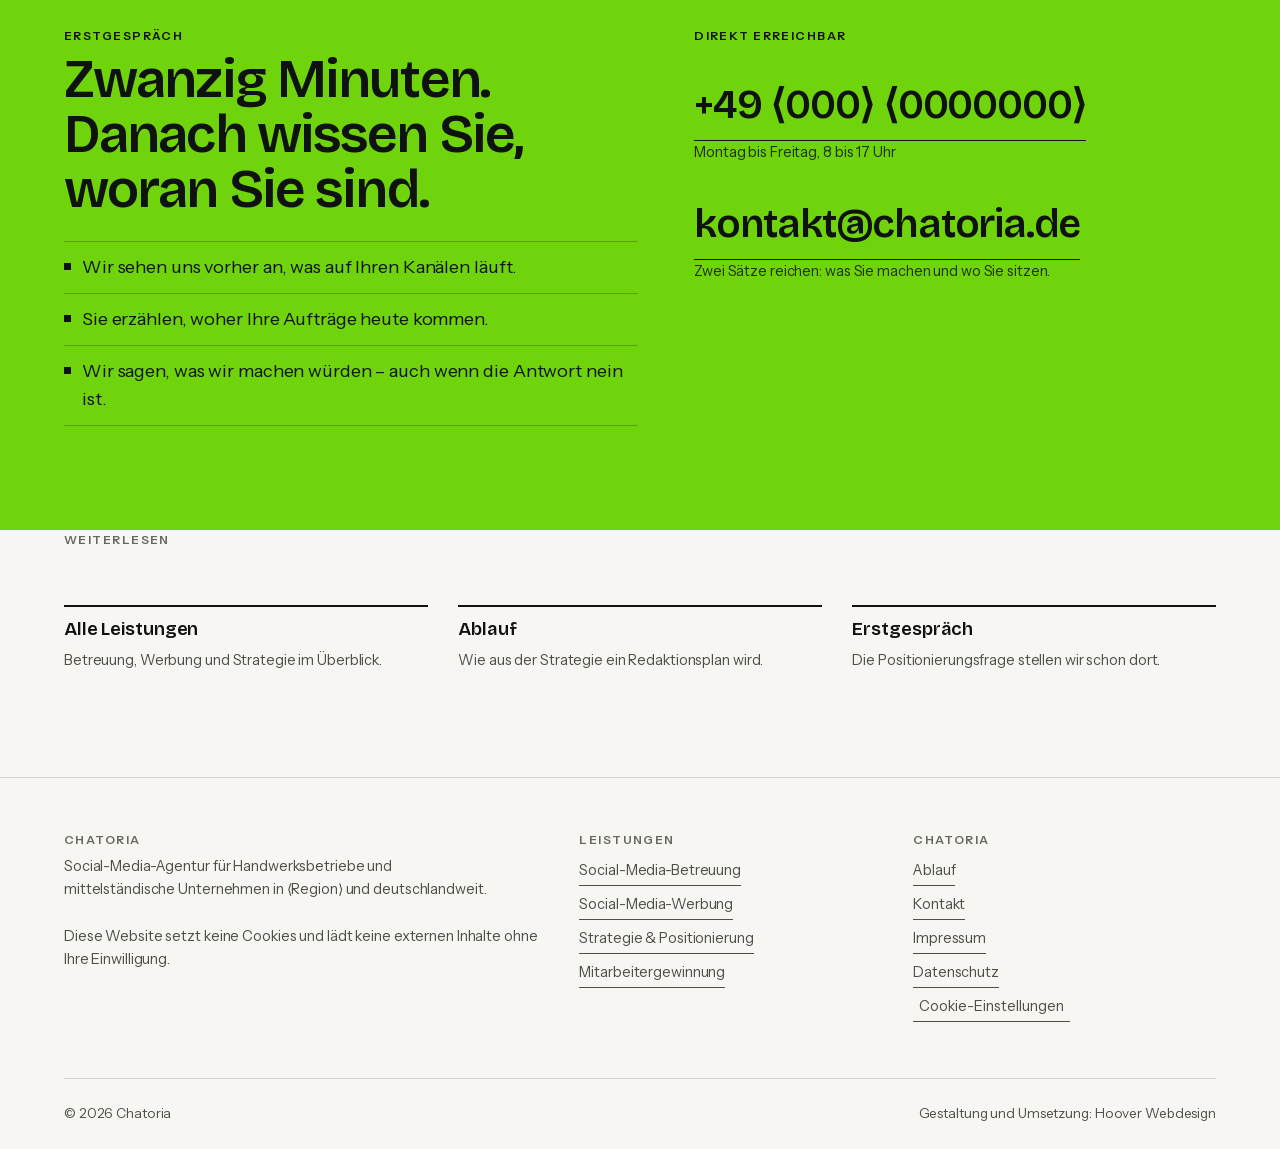
<file: leistungen/strategie/index.html>
<!doctype html>
<html lang="de">
<head>
<meta charset="utf-8">
<meta name="viewport" content="width=device-width, initial-scale=1, viewport-fit=cover">
<meta http-equiv="Content-Security-Policy" content="default-src 'self'; script-src 'self'; style-src 'self'; img-src 'self' data:; font-src 'self'; connect-src 'none'; object-src 'none'; frame-src 'none'; base-uri 'self'; form-action 'self'">
<meta name="referrer" content="strict-origin-when-cross-origin">

<title>Lohnt sich Instagram für Handwerker? | Chatoria</title>
<meta name="description" content="Lohnt sich Instagram für Ihren Handwerksbetrieb? Wir prüfen Positionierung, Wettbewerb und Kanalwahl – und raten ab, wenn es sich nicht rechnet.">
<link rel="canonical" href="https://www.chatoria.de/leistungen/strategie/">
<meta name="robots" content="index, follow, max-image-preview:large">
<meta name="theme-color" content="#F7F6F3">

<meta property="og:type" content="website">
<meta property="og:locale" content="de_DE">
<meta property="og:site_name" content="Chatoria">
<meta property="og:title" content="Social-Media-Strategie für Handwerk und Mittelstand">
<meta property="og:description" content="Lohnt sich Instagram für Ihren Handwerksbetrieb? Wir prüfen Positionierung, Wettbewerb und Kanalwahl – und raten ab, wenn es sich nicht rechnet.">
<meta property="og:url" content="https://www.chatoria.de/leistungen/strategie/">
<meta property="og:image" content="https://www.chatoria.de/assets/img/og.png">
<meta name="twitter:card" content="summary_large_image">

<link rel="icon" href="data:image/svg+xml,%3Csvg xmlns='http://www.w3.org/2000/svg' viewBox='0 0 100 100'%3E%3Crect width='100' height='100' fill='%23101210'/%3E%3Cg fill='%236FD40C' transform='translate(50 50) scale(.82) translate(-50 -50)'%3E%3Cpath d='M67.61 6.42A47 47 0 0 1 81.45 84.93L71.75 74.15A32.5 32.5 0 0 0 62.17 19.87Z'/%3E%3Cpath d='M72.87 85.22A42 42 0 0 1 8.41 55.85L17.82 54.52A32.5 32.5 0 0 0 67.7 77.26Z'/%3E%3Cpath d='M3.01 49.18A47 47 0 0 1 60.57 4.2L57.31 18.33A32.5 32.5 0 0 0 17.5 49.43Z'/%3E%3C/g%3E%3C/svg%3E">
<link rel="preload" href="/assets/fonts/bricolage-latin.woff2" as="font" type="font/woff2" crossorigin>
<link rel="preload" href="/assets/fonts/instrument-latin.woff2" as="font" type="font/woff2" crossorigin>
<link rel="stylesheet" href="/assets/css/style.css?v=20260823">

<script type="application/ld+json">
{
  "@context": "https://schema.org",
  "@graph": [
    {
      "@type": "ProfessionalService",
      "@id": "https://www.chatoria.de/#org",
      "name": "Chatoria",
      "description": "Social-Media-Agentur für Handwerksbetriebe und mittelständische Unternehmen: Betreuung von Instagram- und Facebook-Kanälen, Werbeanzeigen und Mitarbeitergewinnung.",
      "url": "https://www.chatoria.de/",
      "email": "kontakt@chatoria.de",
      "telephone": "+49-000-0000000",
      "address": { "@type": "PostalAddress", "streetAddress": "⟨Straße⟩", "postalCode": "⟨PLZ⟩", "addressLocality": "⟨Ort⟩", "addressCountry": "DE" },
      "areaServed": { "@type": "Country", "name": "Deutschland" },
      "knowsAbout": ["Social Media für Handwerksbetriebe","Instagram für Handwerker","Facebook-Werbeanzeigen","Mitarbeitergewinnung über Social Media","Content-Planung","Social-Media-Strategie"]
    },
    {
      "@type": "Service",
      "serviceType": "Social-Media-Strategie",
      "provider": { "@id": "https://www.chatoria.de/#org" },
      "areaServed": { "@type": "Country", "name": "Deutschland" },
      "description": "Positionierung, Wettbewerbsanalyse und Kanalentscheidung für Handwerksbetriebe und mittelständische Unternehmen."
    },
    {
      "@type": "BreadcrumbList",
      "itemListElement": [
      {"@type":"ListItem","position":1,"name":"Startseite","item":"https://www.chatoria.de/"},
      {"@type":"ListItem","position":2,"name":"Leistungen","item":"https://www.chatoria.de/leistungen/"},
      {"@type":"ListItem","position":3,"name":"Strategie","item":"https://www.chatoria.de/leistungen/strategie/"}
      ]
    }
  ]
}
</script>
</head>
<body>
<a class="skip" href="#inhalt">Zum Inhalt springen</a>

<header class="kopf">
  <div class="breit kopf__innen">
    <a class="logo" href="/" aria-label="Chatoria, zur Startseite">
      <svg viewBox="0 0 100 100" aria-hidden="true">
        <path d="M67.61 6.42A47 47 0 0 1 81.45 84.93L71.75 74.15A32.5 32.5 0 0 0 62.17 19.87Z"/>
        <path d="M72.87 85.22A42 42 0 0 1 8.41 55.85L17.82 54.52A32.5 32.5 0 0 0 67.7 77.26Z"/>
        <path d="M3.01 49.18A47 47 0 0 1 60.57 4.2L57.31 18.33A32.5 32.5 0 0 0 17.5 49.43Z"/>
      </svg>
      <span>Chatoria</span>
    </a>
    <nav class="nav" aria-label="Hauptnavigation">
      <a href="/leistungen/" aria-current="page">Leistungen</a>
      <a href="/mitarbeitergewinnung/">Mitarbeitergewinnung</a>
      <a href="/ablauf/">Ablauf</a>
      <a href="/kontakt/">Kontakt</a>
      <a class="nav__tel" href="tel:+490000000000">+49 ⟨000⟩ ⟨0000000⟩</a>
    </nav>
  </div>
</header>

<nav class="breit krumen" aria-label="Brotkrumennavigation">
  <ol>
    <li><a href="/">Startseite</a></li>
    <li><a href="/leistungen/">Leistungen</a></li>
    <li><span aria-current="page">Strategie</span></li>
  </ol>
</nav>

<main id="inhalt" class="breit block">
  <h1>Lohnt sich Instagram für Ihren Betrieb?</h1>
  <p class="gross liste--nah">Bevor jemand Beiträge plant, gehört eine Frage beantwortet: Wofür soll Ihr Betrieb online stehen, und für wen? Ohne diese Antwort produziert man Inhalte, die niemandem auffallen.</p>

  <section class="liste">
    <h2>Was in der Strategie steckt</h2>
    <div class="liste--nah">
      <div class="paar"><p class="paar__ja">Positionierungsgespräch</p><p class="paar__nein">Woher kommen Ihre Aufträge heute wirklich?</p></div>
      <div class="paar"><p class="paar__ja">Wettbewerbsblick</p><p class="paar__nein">Was machen vergleichbare Betriebe in Ihrem Umkreis – und was davon wirkt?</p></div>
      <div class="paar"><p class="paar__ja">Kanalentscheidung</p><p class="paar__nein">Lieber einer konsequent als vier halbherzig</p></div>
      <div class="paar"><p class="paar__ja">Quartalsziele</p><p class="paar__nein">Realistisch, überprüfbar, schriftlich</p></div>
    </div>
  </section>

  <section class="liste">
    <h2>Welcher Kanal lohnt sich für einen Handwerksbetrieb?</h2>
    <p>Nicht jeder Betrieb braucht vier Kanäle. Ein Metallbauer, dessen Kunden Einkäufer und Planer sind, braucht keinen unterhaltsamen Feed – er braucht ein Profil, das zeigt, dass der Betrieb aktiv und lieferfähig ist. Ein Sanitärbetrieb mit Privatkundschaft braucht etwas völlig anderes.</p>
    <p class="hinweis">Wenn die Strategie steht, folgt die Umsetzung in der <a class="link" href="/leistungen/social-media-betreuung/">laufenden Betreuung</a> oder über <a class="link" href="/leistungen/social-media-werbung/">Werbeanzeigen</a>.</p>
  </section>

  <section class="liste">
    <h2>Vertriebszyklen dauern unterschiedlich lang</h2>
    <p>Im B2B-Geschäft vergehen zwischen erstem Kontakt und Auftrag oft Monate. Deshalb arbeiten wir dort mit Quartalszielen statt mit Monatszielen – und messen an Erstgesprächen, nicht an Klicks. Vor Woche fünf gibt es ohnehin keine belastbaren Zahlen; wer Ihnen früher Ergebnisse verspricht, misst etwas anderes.</p>
  </section>
</main>

  <section class="kontakt block">
    <div class="breit kontakt__innen">
      <div>
        <div class="kopfgruppe kopfgruppe--eng"><p class="marke erbt">Erstgespräch</p>
        <h2>Zwanzig Minuten. Danach wissen Sie, woran Sie sind.</h2></div>
        <div class="liste--nah">
          <p class="kontakt__punkt">Wir sehen uns vorher an, was auf Ihren Kanälen läuft.</p>
          <p class="kontakt__punkt">Sie erzählen, woher Ihre Aufträge heute kommen.</p>
          <p class="kontakt__punkt">Wir sagen, was wir machen würden – auch wenn die Antwort nein ist.</p>
        </div>
      </div>
      <div class="kontakt__wege">
        <p class="marke erbt">Direkt erreichbar</p>
        <p class="abstand-oben"><a class="link tel" href="tel:+490000000000">+49 ⟨000⟩ ⟨0000000⟩</a></p>
        <p class="klein">Montag bis Freitag, 8 bis 17 Uhr</p>
        <p class="liste--nah"><a class="link tel" href="mailto:kontakt@chatoria.de">kontakt@chatoria.de</a></p>
        <p class="klein">Zwei Sätze reichen: was Sie machen und wo Sie sitzen.</p>
      </div>
    </div>
  </section>

  <section class="breit block ohne-oben">
    <p class="marke">Weiterlesen</p>
    <div class="weiter">
      <a href="/leistungen/"><strong>Alle Leistungen</strong><span>Betreuung, Werbung und Strategie im Überblick.</span></a>
      <a href="/ablauf/"><strong>Ablauf</strong><span>Wie aus der Strategie ein Redaktionsplan wird.</span></a>
      <a href="/kontakt/"><strong>Erstgespräch</strong><span>Die Positionierungsfrage stellen wir schon dort.</span></a>
    </div>
  </section>

<footer class="fuss breit">
  <div class="fuss__reihe">
    <div>
      <h2>Chatoria</h2>
      <p class="klein fuss-text">Social-Media-Agentur für Handwerksbetriebe und mittelständische Unternehmen in ⟨Region⟩ und deutschlandweit.</p>
      <p class="klein abstand-oben">Diese Website setzt keine Cookies und lädt keine externen Inhalte ohne Ihre Einwilligung.</p>
    </div>
    <div>
      <h2>Leistungen</h2>
      <ul class="klein">
        <li><a class="link" href="/leistungen/social-media-betreuung/">Social-Media-Betreuung</a></li>
        <li><a class="link" href="/leistungen/social-media-werbung/">Social-Media-Werbung</a></li>
        <li><a class="link" href="/leistungen/strategie/">Strategie &amp; Positionierung</a></li>
        <li><a class="link" href="/mitarbeitergewinnung/">Mitarbeitergewinnung</a></li>
      </ul>
    </div>
    <div>
      <h2>Chatoria</h2>
      <ul class="klein">
        <li><a class="link" href="/ablauf/">Ablauf</a></li>
        <li><a class="link" href="/kontakt/">Kontakt</a></li>
        <li><a class="link" href="/impressum/">Impressum</a></li>
        <li><a class="link" href="/datenschutz/">Datenschutz</a></li>
        <li><button type="button" class="link" id="consent-neu">Cookie-Einstellungen</button></li>
      </ul>
    </div>
  </div>
  <div class="fuss__unten">
    <span>© 2026 Chatoria</span>
    <span>Gestaltung und Umsetzung: Hoover Webdesign</span>
  </div>
</footer>

<nav class="rufleiste" aria-label="Direktkontakt">
  <a href="tel:+490000000000">Anrufen</a>
  <a href="mailto:kontakt@chatoria.de">E-Mail</a>
</nav>

<aside class="consent" id="consent" role="dialog" aria-modal="false" aria-labelledby="consent-titel" data-offen="false" hidden>
  <div class="breit consent__innen">
    <div>
      <h2 id="consent-titel">Externe Inhalte</h2>
      <p>Diese Website funktioniert ohne Cookies und ohne Analyse-Werkzeuge. Nur wenn Sie zustimmen, dürfen wir externe Inhalte wie einen Instagram-Feed oder eine Karte nachladen — dabei erfährt der jeweilige Anbieter Ihre IP-Adresse. Sie können das jederzeit im Fußbereich ändern. Mehr dazu in der <a href="/datenschutz/">Datenschutzerklärung</a>.</p>
    </div>
    <div class="consent__knoepfe">
      <button type="button" class="consent__nein" id="consent-nein">Nur notwendige</button>
      <button type="button" class="consent__ja" id="consent-ja">Externe Inhalte erlauben</button>
    </div>
  </div>
</aside>

<script src="/assets/js/app.js?v=20260823"></script>
</body>
</html>
</file>
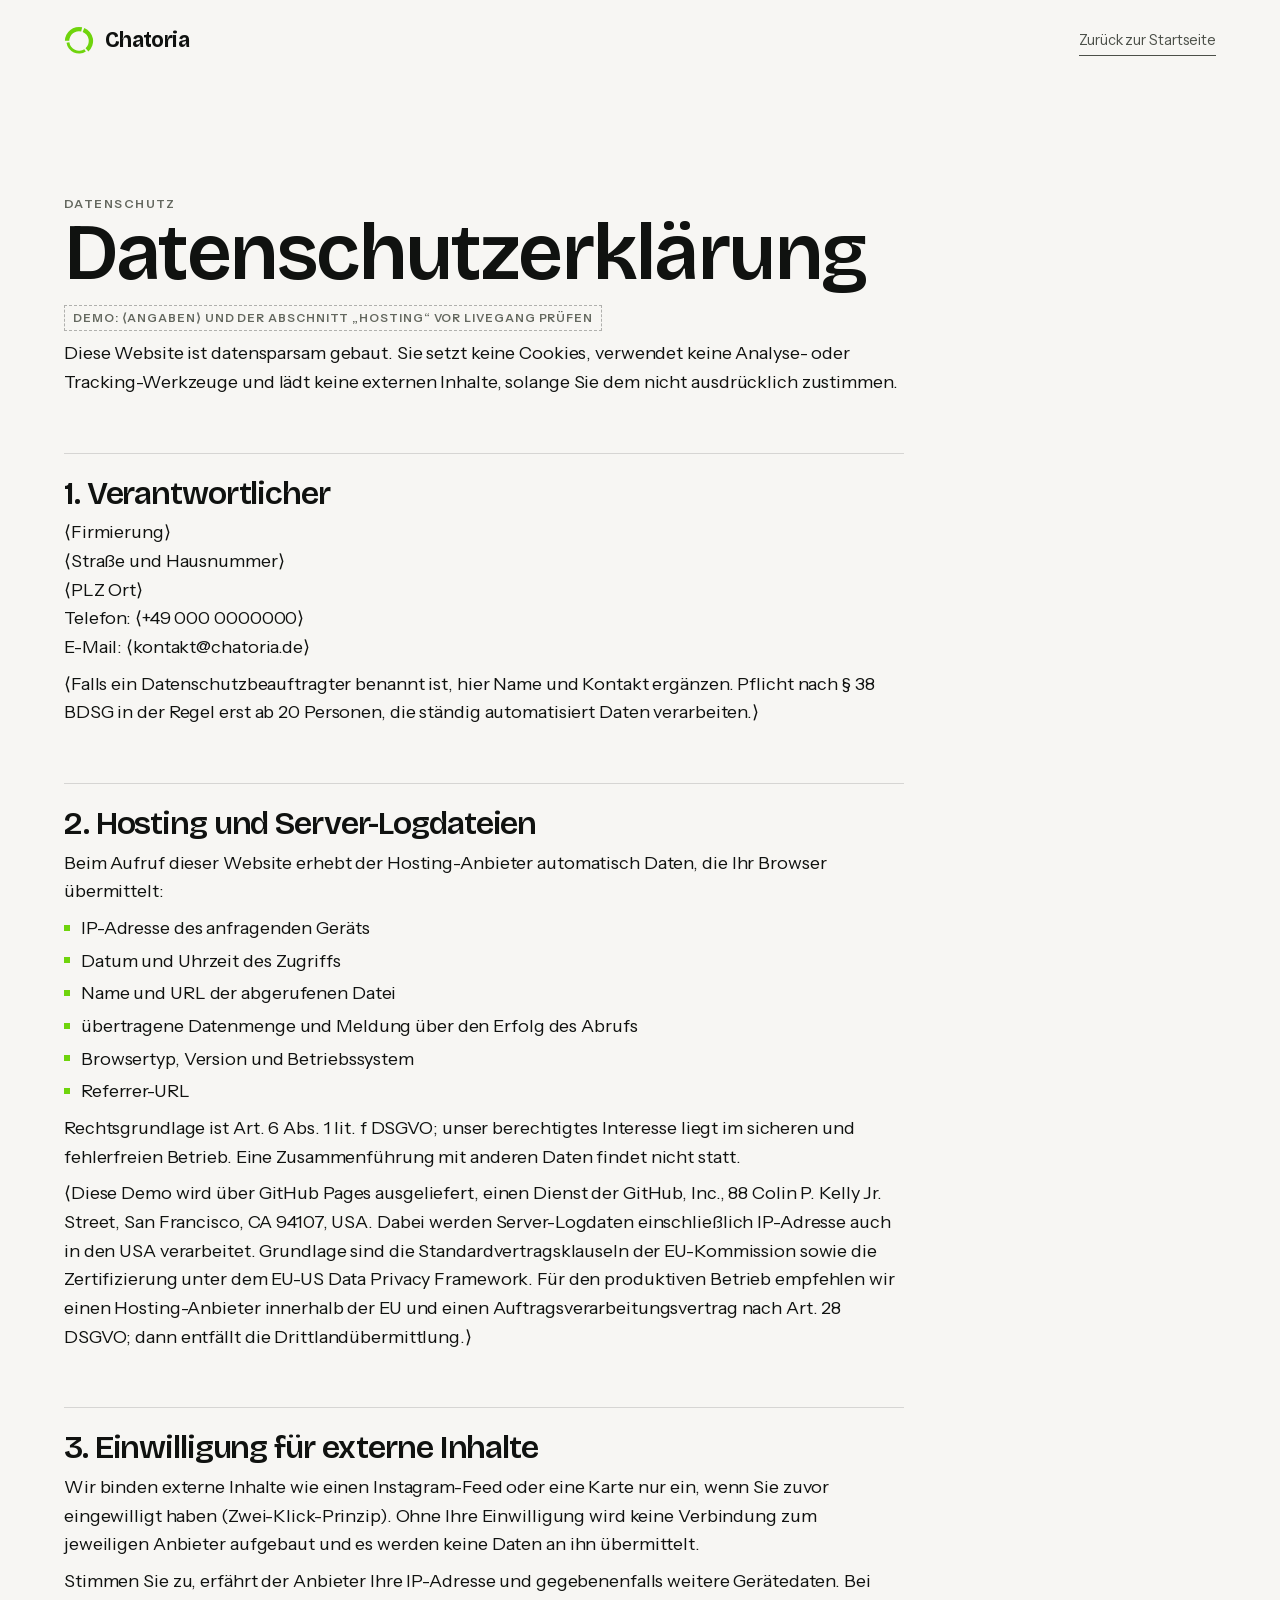
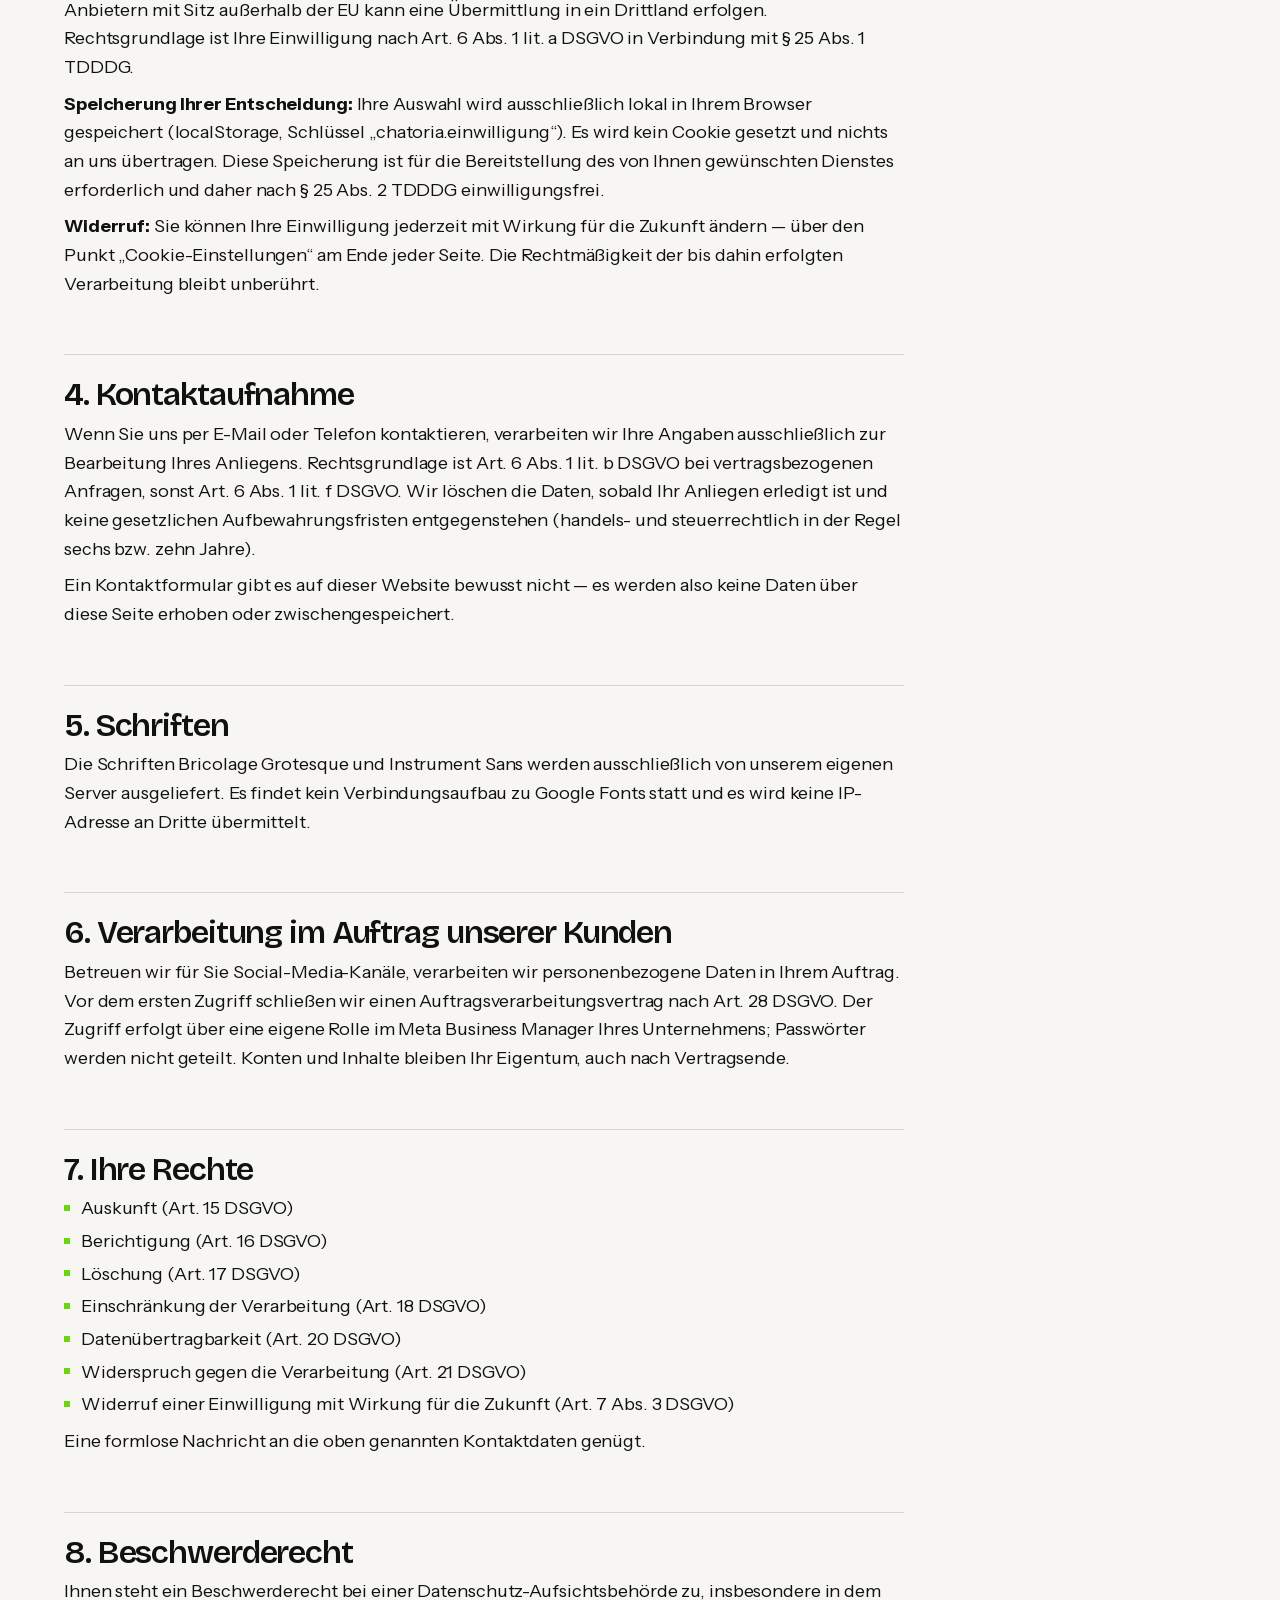
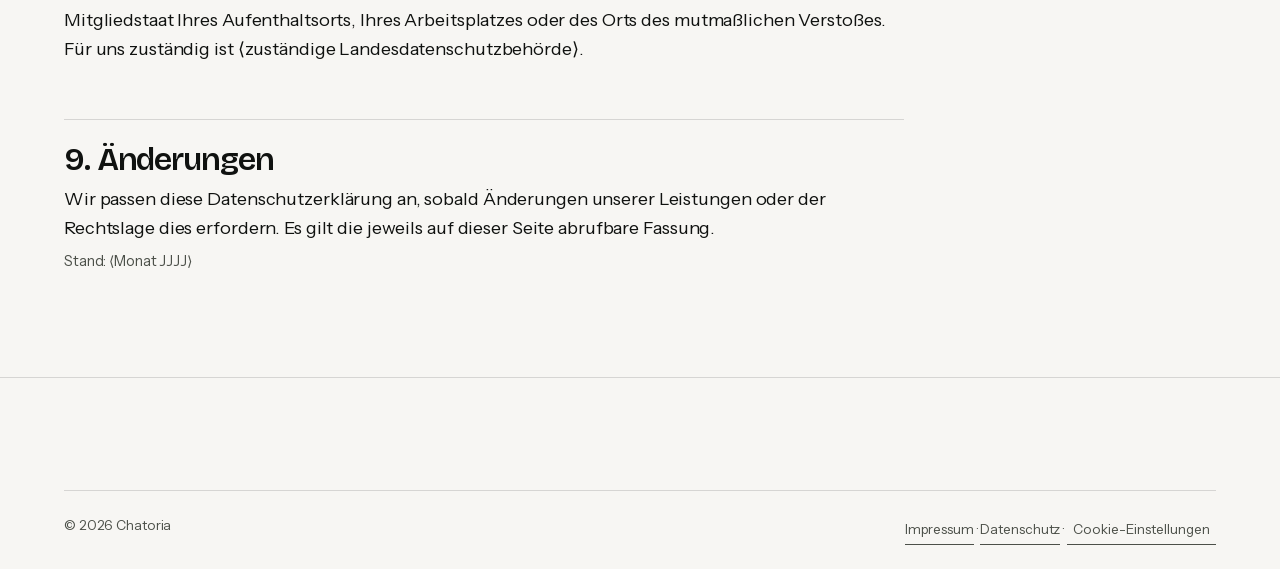
<file: datenschutz.html>
<!doctype html>
<html lang="de">
<head>
<meta charset="utf-8">
<meta name="viewport" content="width=device-width, initial-scale=1, viewport-fit=cover">
<meta http-equiv="Content-Security-Policy" content="default-src 'self'; script-src 'self'; style-src 'self'; img-src 'self' data:; font-src 'self'; connect-src 'none'; object-src 'none'; frame-src 'none'; base-uri 'self'; form-action 'self'">
<meta name="referrer" content="strict-origin-when-cross-origin">
<title>Datenschutzerklärung | Chatoria</title>
<meta name="description" content="Datenschutzerklärung von Chatoria: welche Daten beim Besuch dieser Website verarbeitet werden und welche Rechte Sie haben.">
<link rel="canonical" href="https://www.chatoria.de/datenschutz.html">
<meta name="robots" content="noindex, follow">
<meta name="theme-color" content="#F7F6F3">
<link rel="icon" href="data:image/svg+xml,%3Csvg xmlns='http://www.w3.org/2000/svg' viewBox='0 0 100 100'%3E%3Crect width='100' height='100' fill='%23101210'/%3E%3Cg fill='%236FD40C' transform='translate(50 50) scale(.82) translate(-50 -50)'%3E%3Cpath d='M67.61 6.42A47 47 0 0 1 81.45 84.93L71.75 74.15A32.5 32.5 0 0 0 62.17 19.87Z'/%3E%3Cpath d='M72.87 85.22A42 42 0 0 1 8.41 55.85L17.82 54.52A32.5 32.5 0 0 0 67.7 77.26Z'/%3E%3Cpath d='M3.01 49.18A47 47 0 0 1 60.57 4.2L57.31 18.33A32.5 32.5 0 0 0 17.5 49.43Z'/%3E%3C/g%3E%3C/svg%3E">
<link rel="stylesheet" href="assets/css/style.css?v=20260822">
</head>
<body>
<a class="skip" href="#inhalt">Zum Inhalt springen</a>

<header class="breit">
  <div class="kopfleiste">
    <a class="logo" href="index.html" aria-label="Chatoria, zur Startseite">
      <svg viewBox="0 0 100 100" aria-hidden="true">
        <path d="M67.61 6.42A47 47 0 0 1 81.45 84.93L71.75 74.15A32.5 32.5 0 0 0 62.17 19.87Z"/>
        <path d="M72.87 85.22A42 42 0 0 1 8.41 55.85L17.82 54.52A32.5 32.5 0 0 0 67.7 77.26Z"/>
        <path d="M3.01 49.18A47 47 0 0 1 60.57 4.2L57.31 18.33A32.5 32.5 0 0 0 17.5 49.43Z"/>
      </svg>
      <span>Chatoria</span>
    </a>
    <p class="klein"><a class="link" href="index.html">Zurück zur Startseite</a></p>
  </div>
</header>

<main id="inhalt" class="breit block">
  <div class="rechtstext">
    <p class="marke">Datenschutz</p>
    <h1>Datenschutzerklärung</h1>

    <p class="hinweis"><span class="platzhalter">Demo: ⟨Angaben⟩ und der Abschnitt „Hosting“ vor Livegang prüfen</span></p>

    <p class="hinweis">Diese Website ist datensparsam gebaut. Sie setzt keine Cookies, verwendet keine Analyse- oder Tracking-Werkzeuge und lädt keine externen Inhalte, solange Sie dem nicht ausdrücklich zustimmen.</p>

    <h2>1. Verantwortlicher</h2>
    <p>⟨Firmierung⟩<br>⟨Straße und Hausnummer⟩<br>⟨PLZ Ort⟩<br>Telefon: ⟨+49 000 0000000⟩<br>E-Mail: ⟨kontakt@chatoria.de⟩</p>
    <p>⟨Falls ein Datenschutzbeauftragter benannt ist, hier Name und Kontakt ergänzen. Pflicht nach § 38 BDSG in der Regel erst ab 20 Personen, die ständig automatisiert Daten verarbeiten.⟩</p>

    <h2>2. Hosting und Server-Logdateien</h2>
    <p>Beim Aufruf dieser Website erhebt der Hosting-Anbieter automatisch Daten, die Ihr Browser übermittelt:</p>
    <ul>
      <li>IP-Adresse des anfragenden Geräts</li>
      <li>Datum und Uhrzeit des Zugriffs</li>
      <li>Name und URL der abgerufenen Datei</li>
      <li>übertragene Datenmenge und Meldung über den Erfolg des Abrufs</li>
      <li>Browsertyp, Version und Betriebssystem</li>
      <li>Referrer-URL</li>
    </ul>
    <p>Rechtsgrundlage ist Art. 6 Abs. 1 lit. f DSGVO; unser berechtigtes Interesse liegt im sicheren und fehlerfreien Betrieb. Eine Zusammenführung mit anderen Daten findet nicht statt.</p>
    <p>⟨Diese Demo wird über GitHub Pages ausgeliefert, einen Dienst der GitHub, Inc., 88 Colin P. Kelly Jr. Street, San Francisco, CA 94107, USA. Dabei werden Server-Logdaten einschließlich IP-Adresse auch in den USA verarbeitet. Grundlage sind die Standardvertragsklauseln der EU-Kommission sowie die Zertifizierung unter dem EU-US Data Privacy Framework. Für den produktiven Betrieb empfehlen wir einen Hosting-Anbieter innerhalb der EU und einen Auftragsverarbeitungsvertrag nach Art. 28 DSGVO; dann entfällt die Drittlandübermittlung.⟩</p>

    <h2>3. Einwilligung für externe Inhalte</h2>
    <p>Wir binden externe Inhalte wie einen Instagram-Feed oder eine Karte nur ein, wenn Sie zuvor eingewilligt haben (Zwei-Klick-Prinzip). Ohne Ihre Einwilligung wird keine Verbindung zum jeweiligen Anbieter aufgebaut und es werden keine Daten an ihn übermittelt.</p>
    <p>Stimmen Sie zu, erfährt der Anbieter Ihre IP-Adresse und gegebenenfalls weitere Gerätedaten. Bei Anbietern mit Sitz außerhalb der EU kann eine Übermittlung in ein Drittland erfolgen. Rechtsgrundlage ist Ihre Einwilligung nach Art. 6 Abs. 1 lit. a DSGVO in Verbindung mit § 25 Abs. 1 TDDDG.</p>
    <p><strong>Speicherung Ihrer Entscheidung:</strong> Ihre Auswahl wird ausschließlich lokal in Ihrem Browser gespeichert (localStorage, Schlüssel „chatoria.einwilligung“). Es wird kein Cookie gesetzt und nichts an uns übertragen. Diese Speicherung ist für die Bereitstellung des von Ihnen gewünschten Dienstes erforderlich und daher nach § 25 Abs. 2 TDDDG einwilligungsfrei.</p>
    <p><strong>Widerruf:</strong> Sie können Ihre Einwilligung jederzeit mit Wirkung für die Zukunft ändern — über den Punkt „Cookie-Einstellungen“ am Ende jeder Seite. Die Rechtmäßigkeit der bis dahin erfolgten Verarbeitung bleibt unberührt.</p>

    <h2>4. Kontaktaufnahme</h2>
    <p>Wenn Sie uns per E-Mail oder Telefon kontaktieren, verarbeiten wir Ihre Angaben ausschließlich zur Bearbeitung Ihres Anliegens. Rechtsgrundlage ist Art. 6 Abs. 1 lit. b DSGVO bei vertragsbezogenen Anfragen, sonst Art. 6 Abs. 1 lit. f DSGVO. Wir löschen die Daten, sobald Ihr Anliegen erledigt ist und keine gesetzlichen Aufbewahrungsfristen entgegenstehen (handels- und steuerrechtlich in der Regel sechs bzw. zehn Jahre).</p>
    <p>Ein Kontaktformular gibt es auf dieser Website bewusst nicht — es werden also keine Daten über diese Seite erhoben oder zwischengespeichert.</p>

    <h2>5. Schriften</h2>
    <p>Die Schriften Bricolage Grotesque und Instrument Sans werden ausschließlich von unserem eigenen Server ausgeliefert. Es findet kein Verbindungsaufbau zu Google Fonts statt und es wird keine IP-Adresse an Dritte übermittelt.</p>

    <h2>6. Verarbeitung im Auftrag unserer Kunden</h2>
    <p>Betreuen wir für Sie Social-Media-Kanäle, verarbeiten wir personenbezogene Daten in Ihrem Auftrag. Vor dem ersten Zugriff schließen wir einen Auftragsverarbeitungsvertrag nach Art. 28 DSGVO. Der Zugriff erfolgt über eine eigene Rolle im Meta Business Manager Ihres Unternehmens; Passwörter werden nicht geteilt. Konten und Inhalte bleiben Ihr Eigentum, auch nach Vertragsende.</p>

    <h2>7. Ihre Rechte</h2>
    <ul>
      <li>Auskunft (Art. 15 DSGVO)</li>
      <li>Berichtigung (Art. 16 DSGVO)</li>
      <li>Löschung (Art. 17 DSGVO)</li>
      <li>Einschränkung der Verarbeitung (Art. 18 DSGVO)</li>
      <li>Datenübertragbarkeit (Art. 20 DSGVO)</li>
      <li>Widerspruch gegen die Verarbeitung (Art. 21 DSGVO)</li>
      <li>Widerruf einer Einwilligung mit Wirkung für die Zukunft (Art. 7 Abs. 3 DSGVO)</li>
    </ul>
    <p>Eine formlose Nachricht an die oben genannten Kontaktdaten genügt.</p>

    <h2>8. Beschwerderecht</h2>
    <p>Ihnen steht ein Beschwerderecht bei einer Datenschutz-Aufsichtsbehörde zu, insbesondere in dem Mitgliedstaat Ihres Aufenthaltsorts, Ihres Arbeitsplatzes oder des Orts des mutmaßlichen Verstoßes. Für uns zuständig ist ⟨zuständige Landesdatenschutzbehörde⟩.</p>

    <h2>9. Änderungen</h2>
    <p>Wir passen diese Datenschutzerklärung an, sobald Änderungen unserer Leistungen oder der Rechtslage dies erfordern. Es gilt die jeweils auf dieser Seite abrufbare Fassung.</p>
    <p class="klein hinweis">Stand: ⟨Monat JJJJ⟩</p>
  </div>
</main>

<footer class="fuss breit">
  <div class="fuss__unten">
    <span>© 2026 Chatoria</span>
    <span><a class="link" href="impressum.html">Impressum</a> · <a class="link" href="datenschutz.html">Datenschutz</a> · <button type="button" class="link" id="consent-neu">Cookie-Einstellungen</button></span>
  </div>
</footer>
<script src="assets/js/app.js?v=20260822"></script>
</body>
</html>
</file>
<file: assets/css/style.css>
/* ============================================================
   Schriften — lokal, keine Verbindung zu Google.
   Bricolage Grotesque (Display) hat drei variable Achsen;
   opsz und wdth sind fest auf 14/100 gesetzt, sonst kostet
   die Datei 180 statt 59 KB. Instrument Sans traegt den Text.
   ============================================================ */
@font-face{
  font-family:'Bricolage'; font-style:normal; font-weight:400 800; font-display:swap;
  src:url('/assets/fonts/bricolage-latin.woff2') format('woff2');
  unicode-range:U+0000-00FF,U+0131,U+0152-0153,U+02BB-02BC,U+02C6,U+02DA,U+02DC,U+0304,U+0308,U+0329,U+2000-206F,U+20AC,U+2122,U+2191,U+2193,U+2212,U+2215,U+FEFF,U+FFFD;
}
@font-face{
  font-family:'Bricolage'; font-style:normal; font-weight:400 800; font-display:swap;
  src:url('/assets/fonts/bricolage-latin-ext.woff2') format('woff2');
  unicode-range:U+0100-02BA,U+02BD-02C5,U+02C7-02CC,U+02CE-02D7,U+02DD-02FF,U+0304,U+0308,U+0329,U+1D00-1DBF,U+1E00-1E9F,U+1EF2-1EFF,U+2020,U+20A0-20AB,U+20AD-20C0,U+2113,U+2C60-2C7F,U+A720-A7FF;
}
@font-face{
  font-family:'Instrument'; font-style:normal; font-weight:400 700; font-display:swap;
  src:url('/assets/fonts/instrument-latin.woff2') format('woff2');
  unicode-range:U+0000-00FF,U+0131,U+0152-0153,U+02BB-02BC,U+02C6,U+02DA,U+02DC,U+0304,U+0308,U+0329,U+2000-206F,U+20AC,U+2122,U+2191,U+2193,U+2212,U+2215,U+FEFF,U+FFFD;
}
@font-face{
  font-family:'Instrument'; font-style:normal; font-weight:400 700; font-display:swap;
  src:url('/assets/fonts/instrument-latin-ext.woff2') format('woff2');
  unicode-range:U+0100-02BA,U+02BD-02C5,U+02C7-02CC,U+02CE-02D7,U+02DD-02FF,U+0304,U+0308,U+0329,U+1D00-1DBF,U+1E00-1E9F,U+1EF2-1EFF,U+2020,U+20A0-20AB,U+20AD-20C0,U+2113,U+2C60-2C7F,U+A720-A7FF;
}

/* ============================================================
   Chatoria — Designsystem
   Wenige Bausteine, grosse Flaechen, alles linksbuendig.
   Die Ordnung entsteht aus dem Wechsel Hell -> Dunkel -> Gruen,
   nicht aus Nummerierung oder Kartenrastern.

   REGEL ZUR MARKENFARBE: #6FD40C hat gegen Weiss nur 1,89:1
   und ist auf hellem Grund als Textfarbe unbrauchbar. Sie ist
   Flaeche, Linie und Marke. Auf Dunkel darf sie Text sein
   (9,64:1). Fuer gruenen Text auf Hell gibt es --gruen-tief.
   ============================================================ */
:root{
  --hell:      #F7F6F3;
  --hell-2:    #EDEBE5;
  --dunkel:    #101210;
  --tinte:     #101210;   /* 16,5:1 auf Hell */
  --tinte-2:   #4C5049;   /*  7,4:1 */
  --tinte-3:   #64685F;   /*  5,1:1 */
  --linie:     rgba(16,18,16,.14);
  --linie-2:   rgba(16,18,16,.3);
  --gruen:     #6FD40C;
  --gruen-tief:#3F7A06;   /*  4,7:1 auf Hell */

  --focus: var(--gruen-tief);

  --display: 'Bricolage', -apple-system, BlinkMacSystemFont, 'Segoe UI', Arial, sans-serif;
  --text:    'Instrument', -apple-system, BlinkMacSystemFont, 'Segoe UI', Arial, sans-serif;

  --breit: 1280px;
  --rand:  clamp(20px, 5vw, 64px);
  --gap:   clamp(16px, 2.4vw, 32px);

  --s1: 8px;
  --s2: 24px;
  --s3: 56px;
  --s4: 104px;

  --e: cubic-bezier(.16,1,.3,1);
}

*,*::before,*::after{ box-sizing:border-box; }

html{ -webkit-text-size-adjust:100%; scroll-behavior:smooth; }
body{
  margin:0; background:var(--hell); color:var(--tinte);
  font-family:var(--text);
  font-size:clamp(1rem,.4vw + .92rem,1.12rem);
  line-height:1.6; letter-spacing:-.006em;
  -webkit-font-smoothing:antialiased; -moz-osx-font-smoothing:grayscale;
  overflow-x:hidden;
}
body.is-locked{ overflow:hidden; }

img,svg{ display:block; max-width:100%; }
a{ color:inherit; text-decoration:none; }
code,kbd,samp,pre{ font-family:inherit; font-size:inherit; }
button{ font:inherit; color:inherit; background:none; border:0; cursor:pointer; }
h1,h2,h3,p,dl,dd,ul{ margin:0; padding:0; }
ul{ list-style:none; }

:focus-visible{ outline:2px solid var(--focus); outline-offset:3px; }
::selection{ background:var(--gruen); color:var(--tinte); }

.sr-only{
  position:absolute!important; width:1px; height:1px; padding:0; margin:-1px;
  overflow:hidden; clip:rect(0 0 0 0); white-space:nowrap; border:0;
}
.skip{
  position:fixed; top:-100px; left:16px; z-index:3000;
  background:var(--tinte); color:var(--hell); padding:10px 18px;
  font-weight:600; transition:top .2s;
}
.skip:focus{ top:16px; }

/* ---------- Grundbausteine ---------- */
.breit{ width:100%; max-width:var(--breit); margin-inline:auto; padding-inline:var(--rand); }
.block{ padding-block:var(--s4); scroll-margin-top:24px; }

h1,h2,h3,.display{
  font-family:var(--display); font-weight:600;
  letter-spacing:-.035em; line-height:1.02;
  overflow-wrap:break-word; hyphens:manual;
}
h1{ font-size:clamp(2.5rem,6.2vw,5.4rem); }
h2{ font-size:clamp(1.9rem,4.2vw,3.4rem); }
h3{ font-size:clamp(1.3rem,2.2vw,1.75rem); letter-spacing:-.03em; }

.gross{ font-size:clamp(1.15rem,1.4vw + .8rem,1.5rem); line-height:1.45; max-width:44ch; }
.klein{ font-size:.9rem; color:var(--tinte-2); }
.marke{
  font-family:var(--text); font-size:.75rem; font-weight:600;
  text-transform:uppercase; letter-spacing:.12em; color:var(--tinte-3);
}

/* Textlink: Unterstrich waechst von links weg */
.link{
  background-image:linear-gradient(currentColor,currentColor);
  background-repeat:no-repeat; background-position:0 100%; background-size:100% 1px;
  transition:background-size .3s var(--e); padding-bottom:1px;
}
.link:hover{ background-size:0 1px; background-position:100% 100%; }

/* Der einzige Knopf der Seite */
.knopf{
  display:inline-block; background:var(--tinte); color:var(--hell);
  font-weight:600; padding:15px 26px; transition:background .2s;
}
.knopf:hover{ background:var(--gruen); color:var(--tinte); }
.knopf--hell{ background:var(--gruen); color:var(--tinte); }
.knopf--hell:hover{ background:var(--tinte); color:var(--hell); }

/* ---------- Kopf ---------- */
.kopfleiste{
  display:flex; align-items:center; justify-content:space-between;
  gap:var(--s2); padding-block:var(--s2);
}
.logo{ display:flex; align-items:center; gap:11px; }
.logo svg{ width:30px; height:30px; fill:var(--gruen); flex:0 0 auto; }
.logo span{ font-family:var(--display); font-weight:700; font-size:1.32rem; letter-spacing:-.03em; }
.kopfleiste .klein{ text-align:right; }

.aufmacher{ padding-block:var(--s3) var(--s4); border-top:1px solid var(--linie); }
.aufmacher h1{ max-width:16ch; }
.aufmacher .gross{ margin-top:var(--s2); }
.aufmacher__zeile{
  margin-top:var(--s3); padding-top:var(--s2); border-top:1px solid var(--linie);
  display:flex; flex-wrap:wrap; align-items:center; gap:var(--s2) var(--s3);
}
.tel{ font-family:var(--display); font-weight:600; font-size:clamp(1.3rem,2.4vw,1.9rem); letter-spacing:-.03em; }

/* ---------- Leistungen ---------- */
.leistung{
  display:grid; grid-template-columns:64px 1fr minmax(0,26ch);
  gap:var(--gap); align-items:start;
  padding-block:var(--s3); border-top:1px solid var(--linie);
}
.leistung:last-of-type{ border-bottom:1px solid var(--linie); }
.leistung__ring{ width:52px; height:52px; }
.leistung__ring .seg{ fill:var(--linie-2); }
.leistung__ring .seg--an{ fill:var(--gruen); }
.leistung p{ margin-top:var(--s1); color:var(--tinte-2); max-width:46ch; }
.leistung ul{ display:flex; flex-wrap:wrap; gap:6px; }
.leistung li{
  font-size:.82rem; font-weight:500; color:var(--tinte-2);
  border:1px solid var(--linie-2); padding:4px 10px;
}

/* ---------- Ablauf ---------- */
.ablauf{ display:grid; grid-template-columns:repeat(4,minmax(0,1fr)); gap:var(--gap); }
.schritt{ border-top:2px solid var(--tinte); padding-top:var(--s2); }
.schritt__zeit{ font-weight:600; font-size:.8rem; text-transform:uppercase; letter-spacing:.1em; color:var(--gruen-tief); }
.schritt h3{ margin-top:var(--s1); font-size:1.2rem; }
.schritt p{ margin-top:var(--s1); font-size:.95rem; color:var(--tinte-2); }

/* ---------- Klartext: zwei Spalten, eine Linie pro Paar ---------- */
.paar{
  display:grid; grid-template-columns:1fr 1fr; gap:var(--gap);
  padding-block:16px; border-top:1px solid var(--linie);
}
.paar:last-of-type{ border-bottom:1px solid var(--linie); }
.paar__ja,.paar__nein{ display:flex; gap:11px; }
.paar__ja::before{ content:""; flex:0 0 auto; width:7px; height:7px; background:var(--gruen); margin-top:.55em; }
.paar__nein{ color:var(--tinte-3); }
.paar__nein::before{ content:""; flex:0 0 auto; width:11px; height:1px; background:var(--tinte-3); margin-top:.8em; }

/* ---------- Belege ---------- */
.beleg{
  display:grid; grid-template-columns:1.4fr 1fr 1fr auto; gap:var(--gap);
  align-items:baseline; padding-block:15px; border-top:1px solid var(--linie);
}
.beleg:last-of-type{ border-bottom:1px solid var(--linie); }
.beleg strong{ font-family:var(--display); font-weight:600; font-size:1.1rem; }
.platzhalter{
  font-size:.72rem; font-weight:600; text-transform:uppercase; letter-spacing:.08em;
  color:var(--tinte-3); border:1px dashed var(--linie-2); padding:3px 8px; display:inline-block;
}

/* ---------- Fragen ---------- */
.frage{ padding-block:var(--s2); border-top:1px solid var(--linie); display:grid; grid-template-columns:1fr 1.5fr; gap:var(--gap); }
.frage:last-of-type{ border-bottom:1px solid var(--linie); }
.frage p{ color:var(--tinte-2); }

/* ---------- Dunkle Flaeche ---------- */
.dunkel{
  background:var(--dunkel); color:var(--hell);
  --focus:var(--gruen); --linie:rgba(247,246,243,.16); --linie-2:rgba(247,246,243,.32);
  --tinte-2:#B6BAB2; --tinte-3:#989D94;
  position:relative; overflow:hidden;
}
.dunkel .marke{ color:var(--gruen); }
.dunkel__ring{ position:absolute; right:-8%; top:50%; transform:translateY(-50%); width:min(46vw,460px); opacity:.09; pointer-events:none; }
.dunkel__ring path{ fill:var(--gruen); }
.dunkel .knopf{ background:var(--gruen); color:var(--tinte); }
.dunkel .knopf:hover{ background:var(--hell); }

/* ---------- Gruenes Kontaktfeld ---------- */
.kontakt{
  background:var(--gruen); color:var(--tinte);
  --focus:var(--tinte); --linie:rgba(16,18,16,.24); --linie-2:rgba(16,18,16,.45);
  --tinte-2:#22300A; --tinte-3:#22300A;
}
.kontakt__innen{ display:grid; grid-template-columns:1.1fr 1fr; gap:var(--s3); align-items:start; }
.kontakt__wege a{ display:inline-block; }
.kontakt .tel{ font-size:clamp(1.6rem,3.2vw,2.5rem); }
.kontakt__punkt{ display:flex; gap:11px; padding-block:11px; border-top:1px solid var(--linie); }
.kontakt__punkt:last-child{ border-bottom:1px solid var(--linie); }
.kontakt__punkt::before{ content:""; flex:0 0 auto; width:7px; height:7px; background:var(--tinte); margin-top:.55em; }

/* ---------- Fuss ---------- */
.fuss{ border-top:1px solid var(--linie); padding-block:var(--s3) var(--s2); }
.fuss__reihe{ display:grid; grid-template-columns:1.6fr 1fr 1fr; gap:var(--gap); }
.fuss h2{ font-family:var(--text); font-size:.75rem; font-weight:600; text-transform:uppercase; letter-spacing:.12em; color:var(--tinte-3); margin-bottom:var(--s1); }
.fuss li+li{ margin-top:3px; }
.fuss__unten{
  margin-top:var(--s3); padding-top:var(--s2); border-top:1px solid var(--linie);
  display:flex; flex-wrap:wrap; gap:var(--s1) var(--s2); justify-content:space-between;
  font-size:.85rem; color:var(--tinte-2);
}

/* ---------- Rechtsseiten ---------- */
.rechtstext{ max-width:70ch; }
.rechtstext h2{ font-size:clamp(1.4rem,2.6vw,2rem); margin-top:var(--s3); padding-top:var(--s2); border-top:1px solid var(--linie); }
.rechtstext h3{ font-size:1.15rem; margin-top:var(--s2); }
.rechtstext p,.rechtstext ul{ margin-top:var(--s1); }
.rechtstext li{ padding-left:17px; position:relative; margin-top:4px; }
.rechtstext li::before{ content:""; position:absolute; left:0; top:.6em; width:6px; height:6px; background:var(--gruen); }

/* ============================================================
   Einwilligungsbanner
   Beide Schaltflaechen sind gleichrangig — kein Dark Pattern.
   Die Entscheidung liegt im localStorage, nicht in einem Cookie;
   sie ist technisch notwendig und damit einwilligungsfrei.
   ============================================================ */
.consent{
  position:fixed; inset:auto 0 0 0; z-index:2000;
  background:var(--dunkel); color:var(--hell);
  border-top:3px solid var(--gruen);
  transform:translateY(101%); transition:transform .45s var(--e);
  --focus:var(--gruen);
}
.consent[data-offen="true"]{ transform:none; }
.consent__innen{ padding-block:var(--s2); display:grid; grid-template-columns:1fr auto; gap:var(--s2) var(--s3); align-items:center; }
.consent h2{ font-size:1.15rem; }
.consent p{ margin-top:6px; font-size:.92rem; color:#B6BAB2; max-width:74ch; }
.consent a{ color:var(--gruen); text-decoration:underline; }
.consent__knoepfe{ display:flex; gap:11px; flex-wrap:wrap; }
/* Beide Schaltflaechen sind bewusst identisch gestaltet: gleiche
   Groesse, gleiche Farbe, gleiche Gewichtung. Eine hervorgehobene
   Zustimmung neben einem blassen "Ablehnen" gilt den deutschen
   Aufsichtsbehoerden als Dark Pattern und macht die Einwilligung
   angreifbar. */
.consent__knoepfe button{
  font-weight:600; padding:13px 22px;
  border:1px solid var(--gruen); background:none; color:var(--gruen);
  transition:background .2s, color .2s;
}
.consent__knoepfe button:hover{ background:var(--gruen); color:var(--tinte); }

/* Platzhalter fuer externe Inhalte, solange keine Einwilligung vorliegt */
.extern{ border:1px dashed var(--linie-2); padding:var(--s2); text-align:left; }
.extern p{ color:var(--tinte-2); font-size:.92rem; max-width:52ch; }
.extern button{ margin-top:var(--s1); font-weight:600; text-decoration:underline; color:var(--gruen-tief); }

/* ---------- Bewegung ---------- */
.auf{ opacity:0; transform:translateY(14px); transition:opacity .55s var(--e), transform .55s var(--e); }
.auf.da{ opacity:1; transform:none; }

@media (prefers-reduced-motion:reduce){
  html{ scroll-behavior:auto; }
  *,*::before,*::after{ transition-duration:1ms!important; animation-duration:1ms!important; }
  .auf{ opacity:1; transform:none; }
}

/* ---------- Breakpoints ---------- */
@media (max-width:900px){
  :root{ --s4:72px; --s3:40px; }
  .ablauf{ grid-template-columns:repeat(2,minmax(0,1fr)); row-gap:var(--s2); }
  .kontakt__innen{ grid-template-columns:1fr; gap:var(--s2); }
  .kontakt__wege{ order:-1; }
  .leistung{ grid-template-columns:52px 1fr; }
  .leistung ul{ grid-column:2 / -1; margin-top:var(--s2); }
  .frage{ grid-template-columns:1fr; gap:var(--s1); }
  .fuss__reihe{ grid-template-columns:1fr 1fr; row-gap:var(--s2); }
  .consent__innen{ grid-template-columns:1fr; }
}

@media (max-width:600px){
  :root{ --rand:22px; --s4:56px; }
  .kopfleiste{ flex-wrap:wrap; gap:var(--s1); }
  .kopfleiste .klein{ text-align:left; }
  .ablauf{ grid-template-columns:1fr; }
  .schritt{ padding-top:var(--s1); }
  .paar{ grid-template-columns:1fr; gap:4px; }
  .paar__nein{ padding-left:18px; }
  .beleg{ grid-template-columns:1fr auto; gap:2px var(--gap); }
  .beleg span:nth-of-type(1),.beleg span:nth-of-type(2){ grid-column:1 / -1; }
  .leistung{ grid-template-columns:1fr; }
  .leistung__ring{ width:44px; height:44px; }
  .leistung ul{ grid-column:1 / -1; }
  .fuss__reihe{ grid-template-columns:1fr; }
  .aufmacher__zeile{ gap:var(--s2); }
}

/* ============================================================
   Abschnittsköpfe und Abstände
   Diese Klassen ersetzen die frueheren style="..."-Attribute.
   Das ist kein Schoenheitsthema: Die Sicherheitsrichtlinie im
   Dokumentkopf verbietet Inline-Styles (style-src 'self' ohne
   'unsafe-inline'). Nur so bleibt die Richtlinie streng.
   ============================================================ */
.kopfgruppe h2{ margin-top:var(--s1); }
.kopfgruppe--eng h2{ max-width:18ch; }
.kopfgruppe--mittel h2{ max-width:20ch; }
.kopfgruppe--weit h2{ max-width:22ch; }

.liste{ margin-top:var(--s3); }
.liste--nah{ margin-top:var(--s2); }
.ohne-oben{ padding-top:0; }
.gestapelt{ position:relative; }
.erbt{ color:inherit; }
.hinweis{ margin-top:16px; }
.hinweis--breit{ max-width:56ch; }
.fuss-text{ max-width:44ch; }
.abstand-oben{ margin-top:var(--s2); }

/* ============================================================
   Tap-Ziele
   Textlinks in Listen sind sonst nur rund 19px hoch. WCAG 2.2
   (Erfolgskriterium 2.5.8) verlangt mindestens 24px — sonst
   trifft man sie auf dem Handy mit dem Finger schlecht.
   ============================================================ */
.fuss li a,
.fuss li button,
.fuss__unten a,
.fuss__unten button,
.kopfleiste a.link,
.kontakt__wege a{
  display:inline-block;
  min-height:26px;
  padding-block:4px;
}

/* ============================================================
   Hauptnavigation
   Bewusst kein Burger-Menue: bei vier Punkten versteckt das nur
   die Seitenstruktur hinter einem zusaetzlichen Klick. Auf dem
   Handy rutschen die Punkte in eine zweite Zeile.
   ============================================================ */
.kopf{ border-bottom:1px solid var(--linie); }
.kopf__innen{
  display:flex; align-items:center; justify-content:space-between;
  gap:var(--s2); padding-block:18px; flex-wrap:wrap;
}
.nav{ display:flex; align-items:center; gap:clamp(14px,2.2vw,30px); flex-wrap:wrap; }
.nav a{
  font-size:.95rem; font-weight:500; padding-block:6px;
  position:relative; min-height:26px; display:inline-block;
}
.nav a::after{
  content:""; position:absolute; left:0; right:0; bottom:0; height:2px;
  background:var(--gruen); transform:scaleX(0); transform-origin:left;
  transition:transform .25s var(--e);
}
.nav a:hover::after{ transform:scaleX(1); }
.nav a[aria-current="page"]{ font-weight:600; }
.nav a[aria-current="page"]::after{ transform:scaleX(1); }
.nav__tel{ font-weight:600; }

/* Brotkrumen auf Unterseiten */
.krumen{ font-size:.85rem; color:var(--tinte-3); padding-top:var(--s2); }
.krumen ol{ display:flex; flex-wrap:wrap; gap:8px; list-style:none; margin:0; padding:0; }
.krumen li::after{ content:"›"; margin-left:8px; color:var(--linie-2); }
.krumen li:last-child::after{ content:""; }
.krumen a{ text-decoration:underline; text-underline-offset:3px; }

/* Verwandte Seiten am Fuß einer Unterseite */
.weiter{ display:grid; grid-template-columns:repeat(auto-fit,minmax(240px,1fr)); gap:var(--gap); margin-top:var(--s3); }
.weiter a{
  display:block; border-top:2px solid var(--tinte); padding-top:var(--s1);
  transition:border-color .2s;
}
.weiter a:hover{ border-color:var(--gruen); }
.weiter strong{ font-family:var(--display); font-size:1.15rem; font-weight:600; display:block; }
.weiter span{ font-size:.9rem; color:var(--tinte-2); }

/* ============================================================
   Anrufleiste (nur Handy)
   Die Zielgruppe steht auf der Baustelle und ruft an, statt zu
   scrollen. Deshalb sind Telefon und E-Mail dort dauerhaft am
   unteren Rand erreichbar.
   ============================================================ */
.rufleiste{ display:none; }
@media (max-width:600px){
  .rufleiste{
    display:grid; grid-template-columns:1fr 1fr;
    position:fixed; inset:auto 0 0 0; z-index:900;
    background:var(--gruen); color:var(--tinte);
    border-top:1px solid var(--tinte);
  }
  .rufleiste a{
    padding:15px 8px; text-align:center; font-weight:600; font-size:.95rem;
    min-height:52px; display:flex; align-items:center; justify-content:center;
  }
  .rufleiste a + a{ border-left:1px solid rgba(16,18,16,.3); }
  body{ padding-bottom:52px; }
  .consent{ bottom:52px; }
}
</file>
